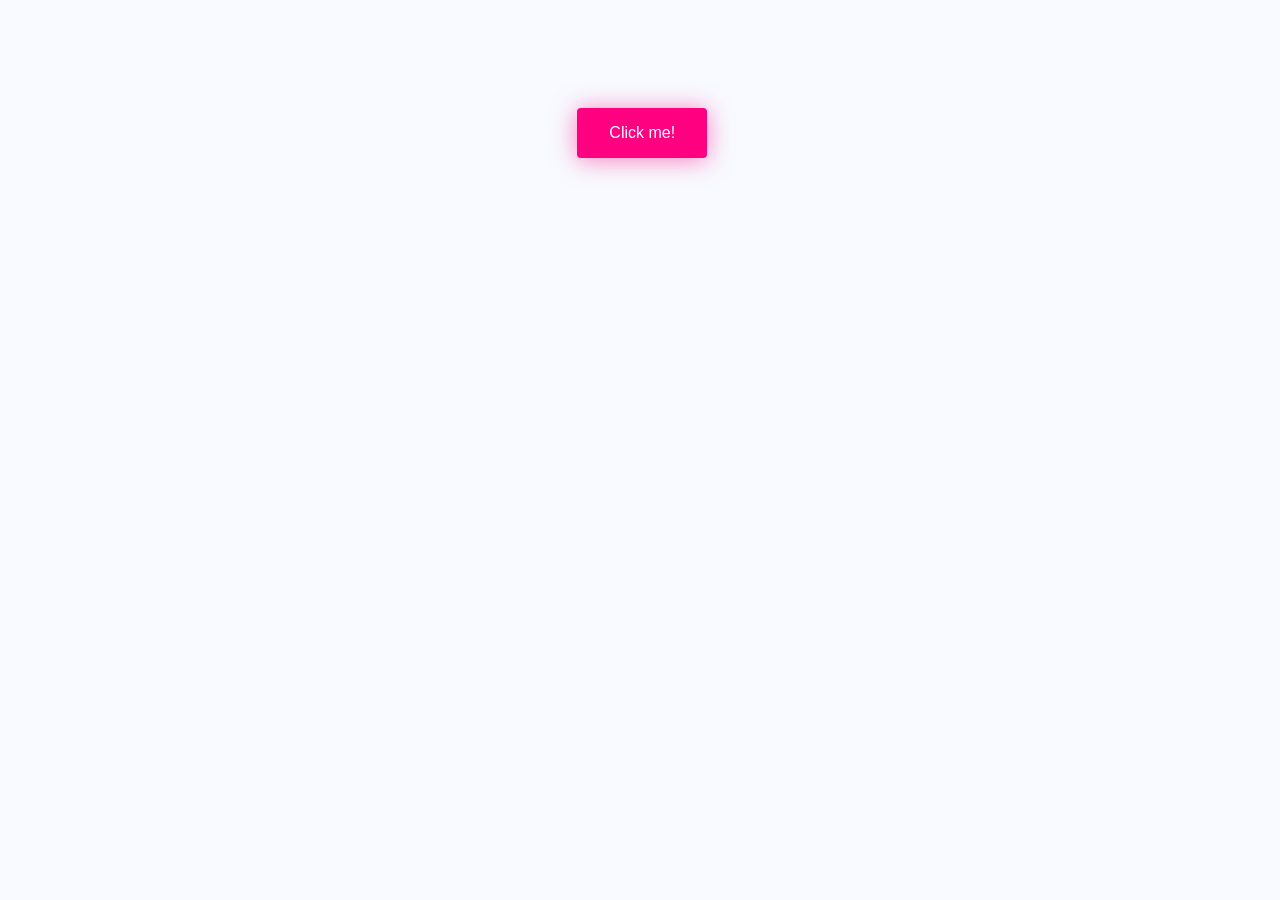
<file: button/index.html>
﻿<!doctype html>
<html>
<head>
<meta charset="utf-8">
<title>炫酷js按钮点击气泡特效</title>

<style>
body {
  font-size: 16px;
  font-family: 'Helvetica', 'Arial', sans-serif;
  text-align: center;
  background-color: #f8faff;
}

.bubbly-button {
  font-family: 'Helvetica', 'Arial', sans-serif;
  display: inline-block;
  font-size: 1em;
  padding: 1em 2em;
  margin-top: 100px;
  margin-bottom: 60px;
  -webkit-appearance: none;
  appearance: none;
  background-color: #ff0081;
  color: #fff;
  border-radius: 4px;
  border: none;
  cursor: pointer;
  position: relative;
  transition: transform ease-in 0.1s, box-shadow ease-in 0.25s;
  box-shadow: 0 2px 25px rgba(255, 0, 130, 0.5);
}
.bubbly-button:focus {
  outline: 0;
}
.bubbly-button:before, .bubbly-button:after {
  position: absolute;
  content: '';
  display: block;
  width: 140%;
  height: 100%;
  left: -20%;
  z-index: -1000;
  transition: all ease-in-out 0.5s;
  background-repeat: no-repeat;
}
.bubbly-button:before {
  display: none;
  top: -75%;
  background-image: radial-gradient(circle, #ff0081 20%, transparent 20%), radial-gradient(circle, transparent 20%, #ff0081 20%, transparent 30%), radial-gradient(circle, #ff0081 20%, transparent 20%), radial-gradient(circle, #ff0081 20%, transparent 20%), radial-gradient(circle, transparent 10%, #ff0081 15%, transparent 20%), radial-gradient(circle, #ff0081 20%, transparent 20%), radial-gradient(circle, #ff0081 20%, transparent 20%), radial-gradient(circle, #ff0081 20%, transparent 20%), radial-gradient(circle, #ff0081 20%, transparent 20%);
  background-size: 10% 10%, 20% 20%, 15% 15%, 20% 20%, 18% 18%, 10% 10%, 15% 15%, 10% 10%, 18% 18%;
}
.bubbly-button:after {
  display: none;
  bottom: -75%;
  background-image: radial-gradient(circle, #ff0081 20%, transparent 20%), radial-gradient(circle, #ff0081 20%, transparent 20%), radial-gradient(circle, transparent 10%, #ff0081 15%, transparent 20%), radial-gradient(circle, #ff0081 20%, transparent 20%), radial-gradient(circle, #ff0081 20%, transparent 20%), radial-gradient(circle, #ff0081 20%, transparent 20%), radial-gradient(circle, #ff0081 20%, transparent 20%);
  background-size: 15% 15%, 20% 20%, 18% 18%, 20% 20%, 15% 15%, 10% 10%, 20% 20%;
}
.bubbly-button:active {
  transform: scale(0.9);
  background-color: #e60074;
  box-shadow: 0 2px 25px rgba(255, 0, 130, 0.2);
}
.bubbly-button.animate:before {
  display: block;
  animation: topBubbles ease-in-out 0.75s forwards;
}
.bubbly-button.animate:after {
  display: block;
  animation: bottomBubbles ease-in-out 0.75s forwards;
}

@keyframes topBubbles {
  0% {
    background-position: 5% 90%, 10% 90%, 10% 90%, 15% 90%, 25% 90%, 25% 90%, 40% 90%, 55% 90%, 70% 90%;
  }
  50% {
    background-position: 0% 80%, 0% 20%, 10% 40%, 20% 0%, 30% 30%, 22% 50%, 50% 50%, 65% 20%, 90% 30%;
  }
  100% {
    background-position: 0% 70%, 0% 10%, 10% 30%, 20% -10%, 30% 20%, 22% 40%, 50% 40%, 65% 10%, 90% 20%;
    background-size: 0% 0%, 0% 0%,  0% 0%,  0% 0%,  0% 0%,  0% 0%;
  }
}
@keyframes bottomBubbles {
  0% {
    background-position: 10% -10%, 30% 10%, 55% -10%, 70% -10%, 85% -10%, 70% -10%, 70% 0%;
  }
  50% {
    background-position: 0% 80%, 20% 80%, 45% 60%, 60% 100%, 75% 70%, 95% 60%, 105% 0%;
  }
  100% {
    background-position: 0% 90%, 20% 90%, 45% 70%, 60% 110%, 75% 80%, 95% 70%, 110% 10%;
    background-size: 0% 0%, 0% 0%,  0% 0%,  0% 0%,  0% 0%,  0% 0%;
  }
}
</style>

</head>
<body>

<button class="bubbly-button">Click me!</button>

<script>
var animateButton = function(e) {

  e.preventDefault;
  //reset animation
  e.target.classList.remove('animate');
  
  e.target.classList.add('animate');
  setTimeout(function(){
    e.target.classList.remove('animate');
  },700);
};

var classname = document.getElementsByClassName("bubbly-button");

for (var i = 0; i < classname.length; i++) {
  classname[i].addEventListener('click', animateButton, false);
}
</script>

 
</body>
</html>
</file>
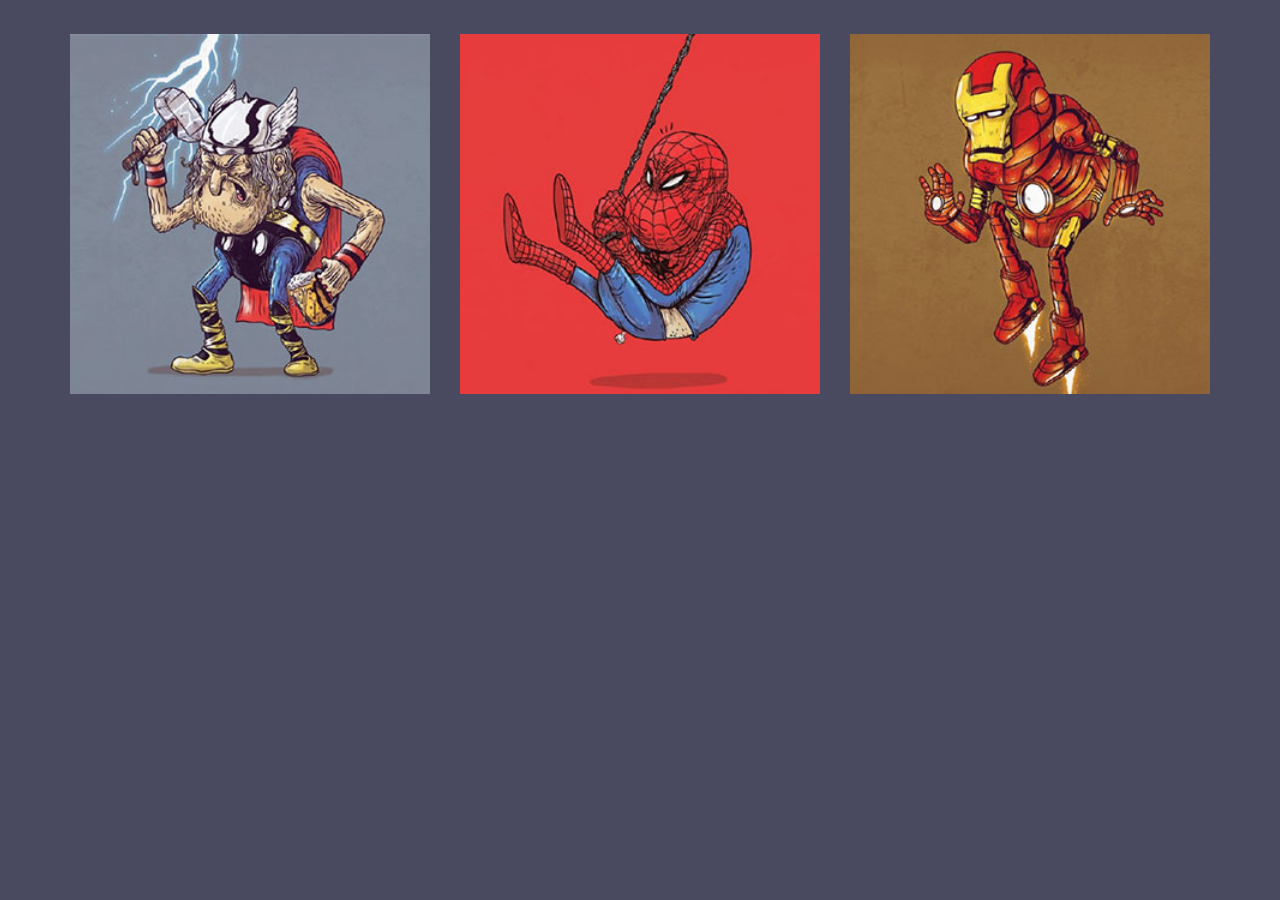
<file: cssHover/index.html>
﻿<!DOCTYPE html>
<html lang="zh">
<head>
<meta charset="UTF-8">
<meta http-equiv="X-UA-Compatible" content="IE=edge,chrome=1"> 
<meta name="viewport" content="width=device-width, initial-scale=1.0">
<title>纯CSS3鼠标滑过图片遮罩层动画特效|chajian.bootstrapmb.com</title>

<link rel="stylesheet" type="text/css" href="css/bootstrap-grid.min.css" />
<link href="css/font-awesome.min.css" rel="stylesheet">
<link rel="stylesheet" type="text/css" href="css/demo.css">
<style type="text/css">
	.demo{padding: 2em 0;}
	.box{
		text-align: center;
		overflow: hidden;
		position: relative;
	}
	.box:before{
		content: "";
		width: 0;
		height: 100%;
		background: #000;
		padding: 14px 18px;
		position: absolute;
		top: 0;
		left: 50%;
		opacity: 0;
		transition: all 500ms cubic-bezier(0.47, 0, 0.745, 0.715) 0s;
	}
	.box:hover:before{
		width: 100%;
		left: 0;
		opacity: 0.5;
	}
	.box img{
		width: 100%;
		height: auto;
	}
	.box .box-content{
		width: 100%;
		padding: 14px 18px;
		color: #fff;
		position: absolute;
		top: 38%;
		left: 0;
	}
	.box .title{
		font-size: 25px;
		font-weight: 600;
		line-height: 30px;
		text-transform: uppercase;
		margin: 0;
		opacity: 0;
		transition: all 0.5s ease 0s;
	}
	.box .post{
		font-size: 15px;
		text-transform: capitalize;
		opacity: 0;
		transition: all 0.5s ease 0s;
	}
	.box:hover .title,
	.box:hover .post{
		opacity: 1;
		transition-delay: 0.7s;
	}
	.box .icon{
		padding: 0;
		margin: 0;
		list-style: none;
		margin-top: 15px;
	}
	.box .icon li{
		display: inline-block;
	}
	.box .icon li a{
		display: block;
		width: 40px;
		height: 40px;
		line-height: 40px;
		border-radius: 50%;
		background: #f74e55;
		font-size: 20px;
		font-weight: 700;
		color: #fff;
		margin-right: 5px;
		opacity: 0;
		transform: translateY(50px);
		transition: all 0.5s ease 0s;
	}
	.box:hover .icon li a{
		opacity: 1;
		transform: translateY(0px);
		transition-delay: 0.5s;
	}
	.box:hover .icon li:last-child a{
		transition-delay: 0.8s;
	}
	@media only screen and (max-width:990px){
		.box{ margin-bottom: 30px; }
	}
</style>

</head>
<body>

<div class="demo">
	<div class="container">
		<div class="row">
			<div class="col-md-4 col-sm-6">
				<div class="box">
					<img src="images/1.jpg">
					<div class="box-content">
						<h3 class="title">雷神索尔</h3>
						<span class="post">卡通恶搞造型</span>
						<ul class="icon">
							<li><a href="#"><i class="fa fa-search"></i></a></li>
							<li><a href="#"><i class="fa fa-link"></i></a></li>
						</ul>
					</div>
				</div>
			</div>

			<div class="col-md-4 col-sm-6">
				<div class="box">
					<img src="images/2.jpg">
					<div class="box-content">
						<h3 class="title">蜘蛛侠</h3>
						<span class="post">卡通恶搞造型</span>
						<ul class="icon">
							<li><a href="#"><i class="fa fa-search"></i></a></li>
							<li><a href="#"><i class="fa fa-link"></i></a></li>
						</ul>
					</div>
				</div>
			</div>

			<div class="col-md-4 col-sm-6">
				<div class="box">
					<img src="images/3.jpg">
					<div class="box-content">
						<h3 class="title">钢铁侠</h3>
						<span class="post">卡通恶搞造型</span>
						<ul class="icon">
							<li><a href="#"><i class="fa fa-search"></i></a></li>
							<li><a href="#"><i class="fa fa-link"></i></a></li>
						</ul>
					</div>
				</div>
			</div>
		</div>
	</div>
</div>

 
</body>
</html>
</file>
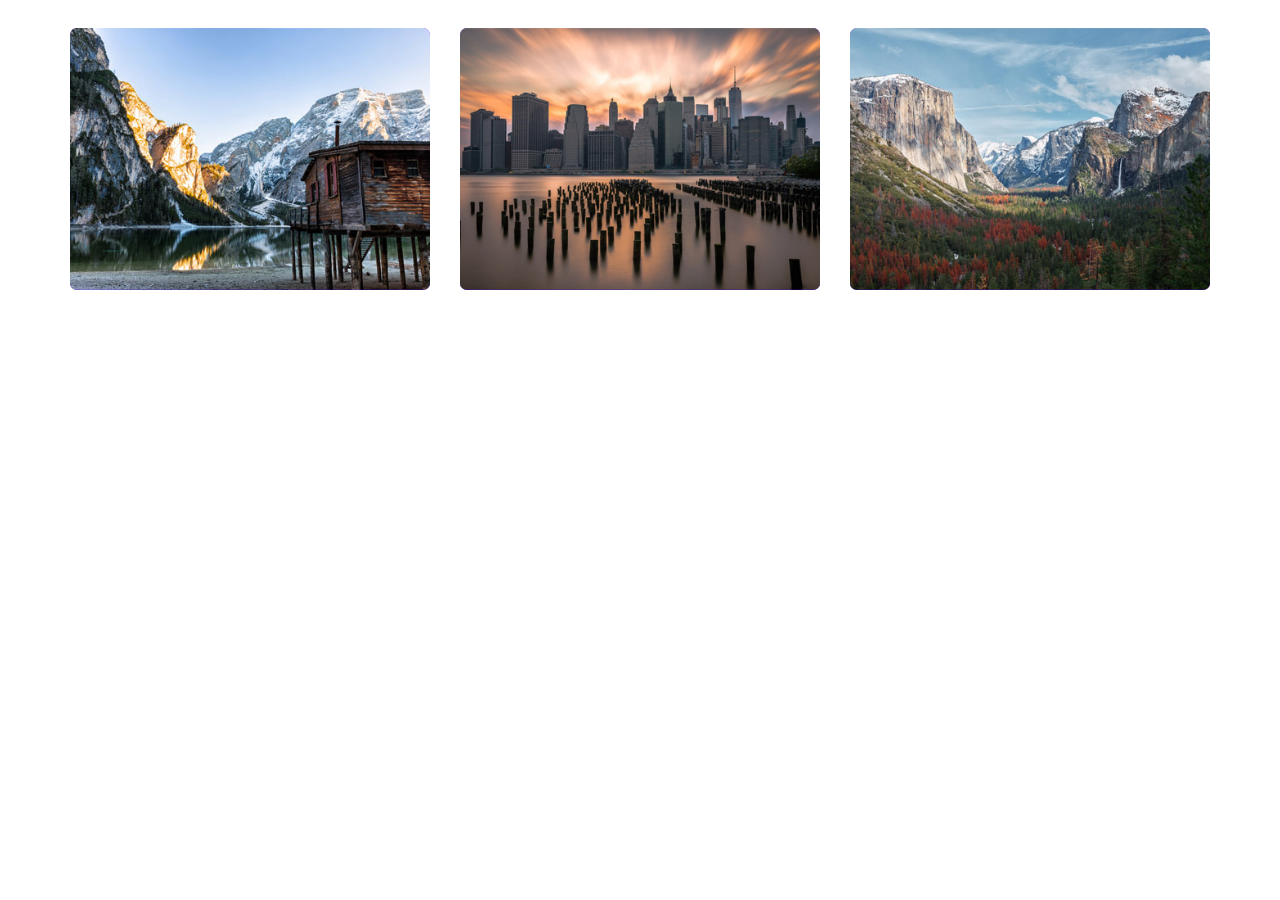
<file: cssHover2/index.html>
﻿<!DOCTYPE html>
<html lang="zh">
<head>
    <meta charset="UTF-8">
    <meta http-equiv="X-UA-Compatible" content="IE=edge,chrome=1">
    <meta name="viewport" content="width=device-width, initial-scale=1.0">
    <title>纯CSS3鼠标hover图片条纹遮罩层动画特效 </title>
    <link rel="stylesheet" type="text/css" href="css/bootstrap-grid.min.css" /><!--CSS RESET-->

    <link rel="stylesheet" href="http://cdn.bootstrapmb.com/fontawesome/all/css/all.min.css">
    <style type="text/css">
        .demo {
            padding: 2em 0;
        }

        .box {
            background: linear-gradient(#8E2DE2,#4A00E0);
            font-family: 'Merriweather Sans', sans-serif;
            border-radius: 7px;
            position: relative;
            overflow: hidden;
        }

            .box:before {
                content: "";
                background: -webkit-repeating-linear-gradient(45deg,rgba(0, 0, 0, 0.1) 10px, transparent 10px,transparent 20px,rgba(0,0,0,0.1) 20px,rgba(0,0,0,0.1) 30px, transparent 30px,transparent 40px,rgba(0,0,0,0.1) 40px,rgba(0,0,0,0.1) 50px, transparent 50px,transparent 60px,rgba(0,0,0,0.1) 60px,rgba(0,0,0,0.1) 70px, transparent 70px,transparent 80px,rgba(0, 0,0, 0.1) 80px, rgba(0, 0,0, 0.1) 90px,transparent 90px);
                width: 100%;
                height: 100%;
                opacity: 0;
                position: absolute;
                top: 0;
                left: 0;
                z-index: 0;
                transition: all 0.5s;
            }

            .box:hover:before {
                opacity: 1;
            }

            .box img {
                width: 100%;
                height: auto;
                transition: all 0.5s ease;
                -webkit-clip-path: polygon(0 0, 100% 0, 100% 100%, 0 100%);
                clip-path: polygon(0 0, 100% 0, 100% 100%, 0 100%);
            }

            .box:hover img {
                opacity: 0.5;
                -webkit-clip-path: polygon(50% 0, 99% 50%, 50% 99%, 0 50%);
                clip-path: polygon(50% 0, 99% 50%, 50% 99%, 0 50%);
            }

            .box .box-content {
                color: #fff;
                text-align: center;
                width: 100%;
                opacity: 0;
                transform: translateX(-50%) translateY(-50%) rotate(-55deg);
                position: absolute;
                top: 50%;
                left: 50%;
                z-index: 1;
                transition: all 0.5s;
            }

            .box:hover .box-content {
                opacity: 1;
                transform: translateX(-50%) translateY(-50%) rotate(0deg);
            }

            .box .title {
                font-size: 25px;
                font-weight: 700;
                text-transform: uppercase;
                text-shadow: 0 0 5px #000;
                margin: 0 0 3px 0;
            }

            .box .post {
                font-size: 16px;
                text-shadow: 0 0 5px #000;
                text-transform: capitalize;
                display: block;
            }

            .box .icon {
                padding: 0;
                margin: 0;
                list-style: none;
                opacity: 0;
                transform: rotateX(180deg);
                position: absolute;
                right: 10px;
                top: 10px;
                transition: all 0.3s;
            }

            .box:hover .icon {
                opacity: 1;
                transform: rotate(0);
            }

            .box .icon li a {
                color: #4A00E0;
                background-color: #fff;
                font-size: 17px;
                text-align: center;
                line-height: 30px;
                width: 30px;
                height: 30px;
                margin: 0 0 7px;
                border-radius: 50%;
                display: block;
                transition: all .5s;
            }

                .box .icon li a:hover {
                    color: #8E2DE2;
                    box-shadow: 0 0 15px #fff;
                }

        @media only screen and (max-width:990px) {
            .box {
                margin: 0 0 30px;
            }
        }

        @media only screen and (max-width:479px) {
            .box .title {
                font-size: 20px;
            }
        }
    </style>
</head>
<body>
    <div class="demo">
        <div class="container">
            <div class="row">
                <div class="col-md-4 col-sm-6">
                    <div class="box">
                        <img src="images/img-1.jpg">
                        <div class="box-content">
                            <h3 class="title">Williamson</h3>
                            <span class="post">Web designer</span>
                        </div>
                        <ul class="icon">
                            <li><a href="#"><i class="fa fa-search"></i></a></li>
                            <li><a href="#"><i class="fa fa-link"></i></a></li>
                        </ul>
                    </div>
                </div>
                <div class="col-md-4 col-sm-6">
                    <div class="box">
                        <img src="images/img-2.jpg">
                        <div class="box-content">
                            <h3 class="title">Miranda Roy</h3>
                            <span class="post">Web designer</span>
                        </div>
                        <ul class="icon">
                            <li><a href="#"><i class="fa fa-search"></i></a></li>
                            <li><a href="#"><i class="fa fa-link"></i></a></li>
                        </ul>
                    </div>
                </div>
                <div class="col-md-4 col-sm-6">
                    <div class="box">
                        <img class="img-clip image-clip-5" src="images/img-3.jpg">
                        <div class="box-content">
                            <h3 class="title">Steve Thomas</h3>
                            <span class="post">Web developer</span>
                        </div>
                        <ul class="icon">
                            <li><a href="#"><i class="fa fa-search"></i></a></li>
                            <li><a href="#"><i class="fa fa-link"></i></a></li>
                        </ul>
                    </div>
                </div>
            </div>
        </div>
    </div>
</body>
</html>
</file>
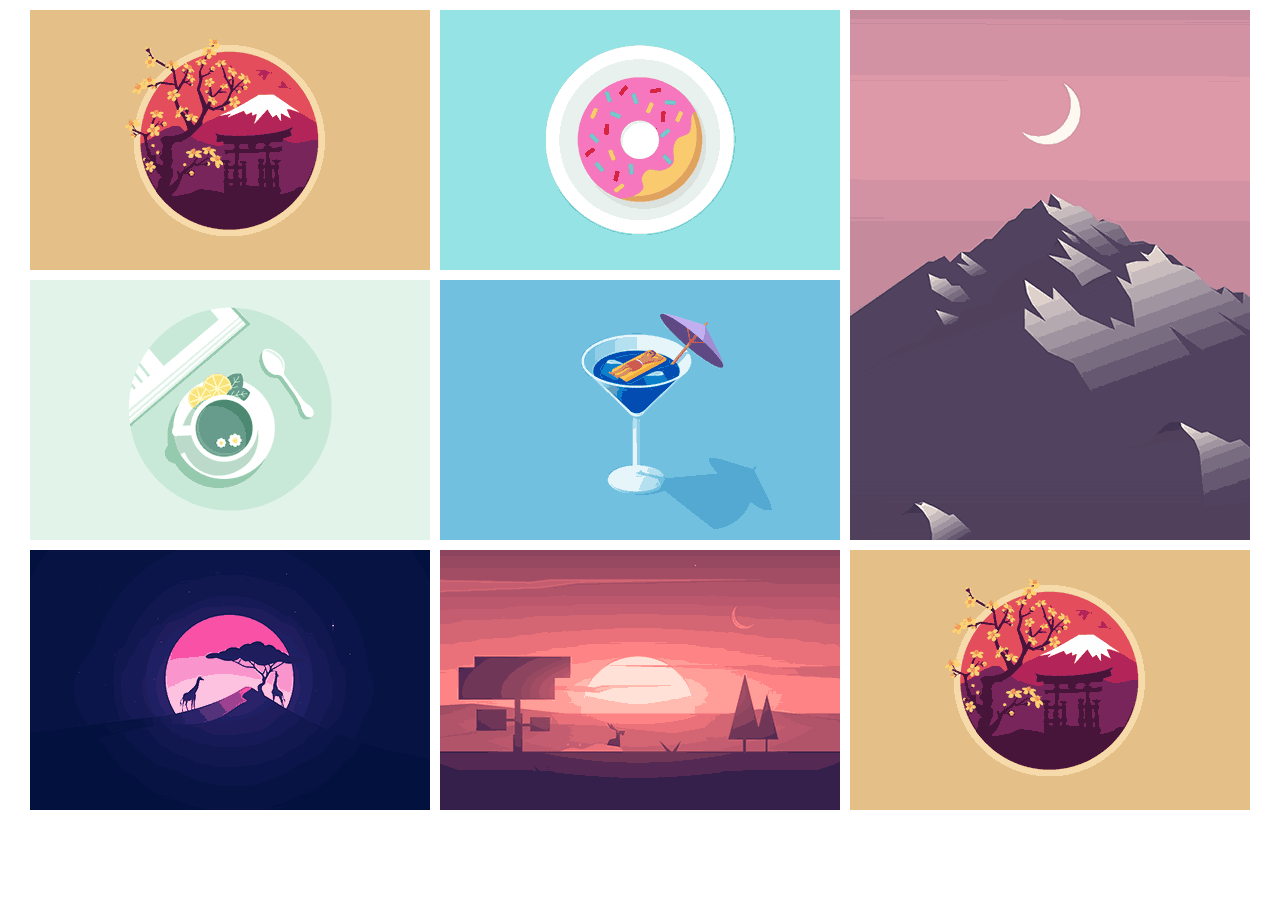
<file: cssHover3/index.html>
<!doctype html>
<html>
<head>
<meta charset="utf-8">
<title>鼠标移入方向感知</title>

<!--默认设置-->
<link rel="stylesheet" type="text/css" href="css/reset.css" />

<!--核心样式-->
<link rel="stylesheet" type="text/css" href="css/style.css" />

<script type="text/javascript" src="js/jquery-1.10.2.min.js"></script>


</head>

<ul id="container" class="clearfix">
   <li>
	   <img class="img" src="images/t1.png">
	   <p>
		   <span>《A-10》VR 是一款非常精致的FPS游戏，游戏画面精美度与沉浸感都非常的舒适，UI布局非常的有条理，戴上虚拟头盔进入游戏无丝毫眩晕的效果，背景音乐旋律非常的有动感，与精美的画面结合在一起，会让你立马喜欢上这款第一人称射击游戏。</span>
		   <i></i>
	   </p>
   </li>
   <li>
	   <img class="img" src="images/t2.png">
	   <p>
		   <span>《鬼开棺》是一款第一人称单机次世代vr冒险解密类游戏。游戏使用unity3d引擎开发，采用自主开发的游戏底层技术开发，并结合了3Glasses的虚拟头盔技术开发的虚拟现实游戏。游戏描述了一名盗墓贼，进入虚拟的古墓内，破解重重机关，杀死守护墓穴的怪物，最终获得终极宝藏。</span>
		   <i></i>
	   </p>
   </li>
   <li style="width:400px; height:530px; margin:10px 0 0 0;">
	   <img class="img" src="images/t7.png"  style="width:400px !important; height:530px !important;">  
	   <p>
		   <span>欢迎来到《Cloudlands：VR Minigolf！》在云端你将会体验到前所未有的迷你虚拟现实高尔夫运动。你将会被转送到一个在云上的美丽群岛。
</span>
		   <i></i>
	   </p>
   </li>
   <li style="margin-top:-260px;">
   	   <img class="img" src="images/t3.png">
	   <p>
		   <span>《热舞节拍》为深圳火花幻境虚拟现实技术有限公司自主研发的一款VR音乐游戏，具有偏观赏性、简单易上手、难精通等特点。
</span>
		   <i></i>
	   </p>
   </li>
   <li style="margin-top:-260px;">
	   <img class="img" src="images/t4.png">
	   <p>
		   <span>《隐秘地牢》是一款潜行玩法的第一人称设计游戏。在科幻的迷宫中，玩家必须前进，一个房间一个房间的进行探索，在时间用尽，一切爆炸之前找到正确的出路。许多的机器人在阴暗的走廊上巡逻；镭射警报器也需要注意；灯光要被摧毁，以便潜行于黑暗；还有许多们必须打开。最后还有一个必须按的按钮。</span>
		   <i></i>
	   </p>
   </li>
   <li style="  margin:0 10px 10px 0;">
	   <img class="img" src="images/t5.png">
	   <p>
		   <span>《自体悖论》是一款与自己对抗的游戏。当时间机器发疯之后会发生什么？为了避免可怕的时间悖论，你唯一的希望就是在时间的螺旋中修好这台机器。

</span>
		   <i></i>
	   </p>
   </li>
   <li style="  margin:0 10px 10px 0;">
	   <img class="img" src="images/t6.png">
	   <p>
		   <span>《疯狂鬼魅》是一款第一人称恐怖游戏。你将扮演主角凯瑟琳，一位年轻的女孩迷失在了她认为是她的学校的走廊里。她开始意识到她身处的迷宫开始慢慢的扭曲她的思维；她必须逃出去，重获自由。</span>
		   <i></i>
	   </p>
   </li>
   <li style="  margin:0 ">
	   <img class="img" src="images/t1.png">
	   <p>
		   <span>《意能释放》是一款特别为VR量身打造的第一人称科幻射击游戏。以扮演一个机器人，要尽力在落基山脉中的一个秘密军事基地里生存下来，在这场史诗般的挑战中，你将被未来科幻的场景所环绕，你要尽一切可能生存下来，与那些机械军团作战。</span>
		   <i></i>
	   </p>
   </li>
</ul>

<script type="text/javascript" src="js/script.js"></script> 

<body>
</body>
</html>
</file>
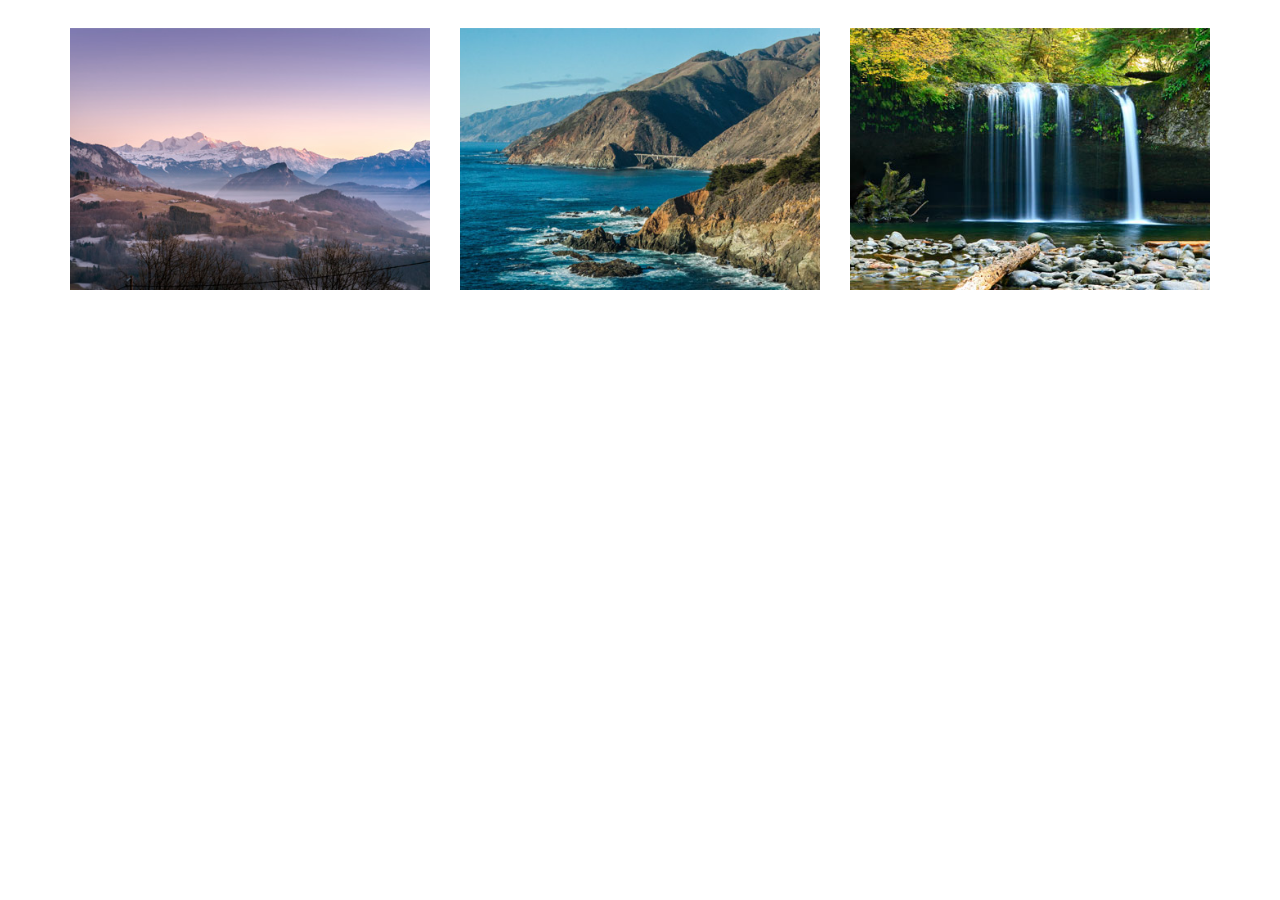
<file: cssHover4/index.html>
﻿<!DOCTYPE html>
<html lang="zh">
<head>
    <meta charset="UTF-8">
    <meta http-equiv="X-UA-Compatible" content="IE=edge,chrome=1">
    <meta name="viewport" content="width=device-width, initial-scale=1.0">
    <title>CSS3鼠标hover图片遮罩层样式 </title>
    <link rel="stylesheet" type="text/css" href="css/bootstrap-grid.min.css" /><!--CSS RESET-->
    <link rel="stylesheet" href="http://cdn.bootstrapmb.com/fontawesome/all/css/all.min.css">

    <style type="text/css">
        .demo {
            padding: 2em 0;
        }

        .box {
            font-family: 'Merriweather Sans', sans-serif;
            overflow: hidden;
            position: relative;
            z-index: 1;
            transition: all .5s;
        }

            .box:hover {
                box-shadow: 3px 3px 5px #999;
            }

            .box:before,
            .box:after {
                content: "";
                background: radial-gradient(circle at 23% 70%,rgba(255,255,255,0.8),#fff 30%);
                width: 150%;
                height: 150%;
                opacity: 0;
                transform: rotate(45deg);
                position: absolute;
                top: -10.5%;
                right: -150%;
                z-index: 1;
                transition: all 0.35s ease;
            }

            .box:after {
                background: rgba(255,255,255,0.5);
                width: 65%;
                height: 65%;
                right: auto;
                left: -20%;
                top: -65%;
            }

            .box:hover:before {
                opacity: 1;
                right: -85%;
            }

            .box:hover:after {
                opacity: 1;
                top: -42%;
            }

            .box img {
                width: 100%;
                height: auto;
                transition: all 0.5s ease;
            }

            .box:hover img {
                transform: scale(1.2);
            }

            .box .box-content {
                text-align: right;
                transform: translateY(-50%);
                position: absolute;
                top: 50%;
                right: -100%;
                z-index: 2;
                transition: all .5s;
            }

            .box:hover .box-content {
                right: 5%;
            }

            .box .title {
                color: #1e272e;
                font-size: 23px;
                font-weight: 700;
                text-transform: uppercase;
                margin: 0 0 3px 0;
            }

            .box .post {
                font-size: 16px;
                text-transform: capitalize;
                margin: 0 0 10px;
                display: block;
            }

            .box .icon {
                padding: 0;
                margin: 0;
                list-style: none;
            }

                .box .icon li {
                    display: inline-block;
                    margin: 0 4px;
                }

                    .box .icon li a {
                        color: #fff;
                        background-color: #1e272e;
                        font-size: 18px;
                        text-align: center;
                        line-height: 35px;
                        height: 35px;
                        width: 35px;
                        border-radius: 50%;
                        display: block;
                        transition: all 0.3s;
                    }

                        .box .icon li a:hover {
                            color: #1e272e;
                            background-color: #fff;
                            border-radius: 10%;
                            box-shadow: 0 0 5px #1e272e inset;
                        }

        @media only screen and (max-width:990px) {
            .box {
                margin: 0 0 30px;
            }
        }

        @media only screen and (max-width:479px) {
            .box .title {
                font-size: 20px;
            }
        }
    </style>
</head>
<body>
    <div class="demo">
        <div class="container">
            <div class="row">
                <div class="col-md-4 col-sm-6">
                    <div class="box">
                        <img src="images/img-1.jpg">
                        <div class="box-content">
                            <h3 class="title">Williamson</h3>
                            <span class="post">Web designer</span>
                            <ul class="icon">
                                <li><a href="#"><i class="fa fa-search"></i></a></li>
                                <li><a href="#"><i class="fa fa-link"></i></a></li>
                            </ul>
                        </div>
                    </div>
                </div>
                <div class="col-md-4 col-sm-6">
                    <div class="box">
                        <img src="images/img-2.jpg">
                        <div class="box-content">
                            <h3 class="title">Miranda Roy</h3>
                            <span class="post">Web designer</span>
                            <ul class="icon">
                                <li><a href="#"><i class="fa fa-search"></i></a></li>
                                <li><a href="#"><i class="fa fa-link"></i></a></li>
                            </ul>
                        </div>
                    </div>
                </div>
                <div class="col-md-4 col-sm-6">
                    <div class="box">
                        <img class="img-clip image-clip-5" src="images/img-3.jpg">
                        <div class="box-content">
                            <h3 class="title">Steve Thomas</h3>
                            <span class="post">Web developer</span>
                            <ul class="icon">
                                <li><a href="#"><i class="fa fa-search"></i></a></li>
                                <li><a href="#"><i class="fa fa-link"></i></a></li>
                            </ul>
                        </div>
                    </div>
                </div>
            </div>
        </div>
    </div>
</body>
</html>
</file>
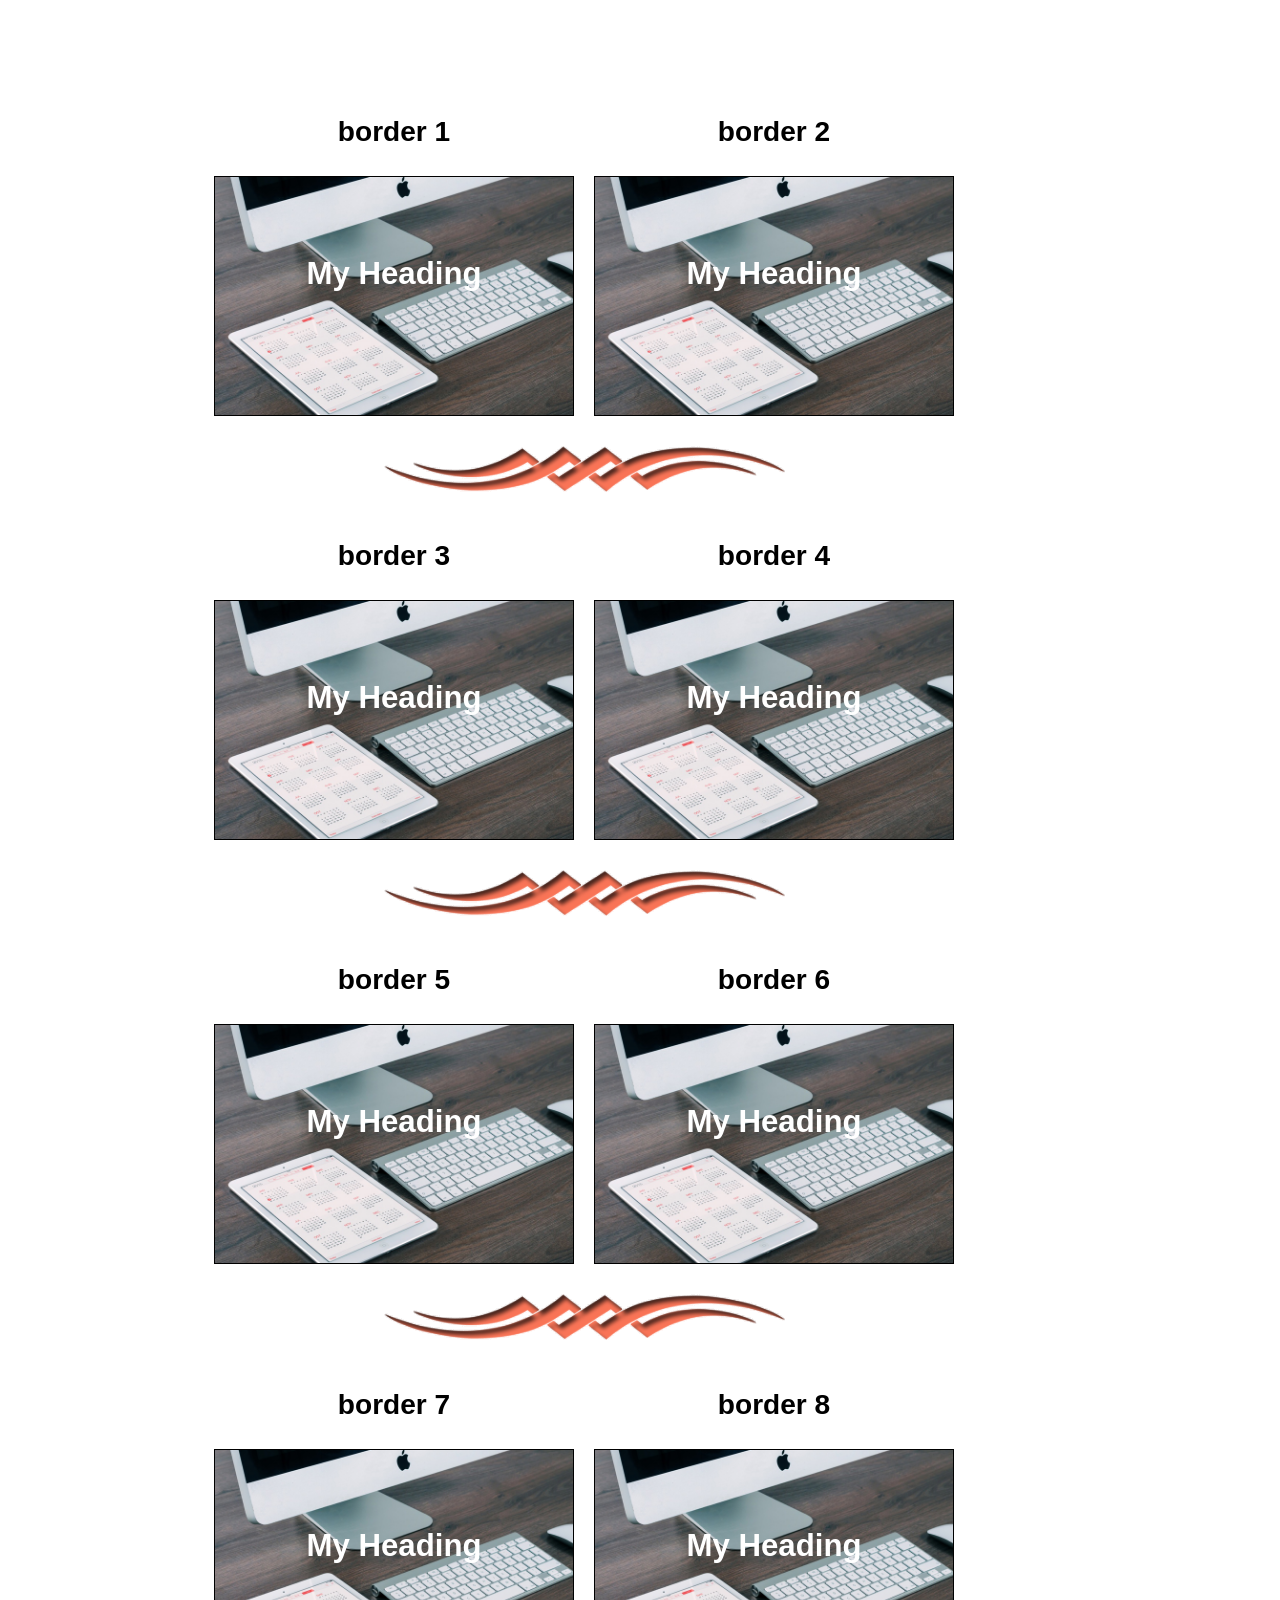
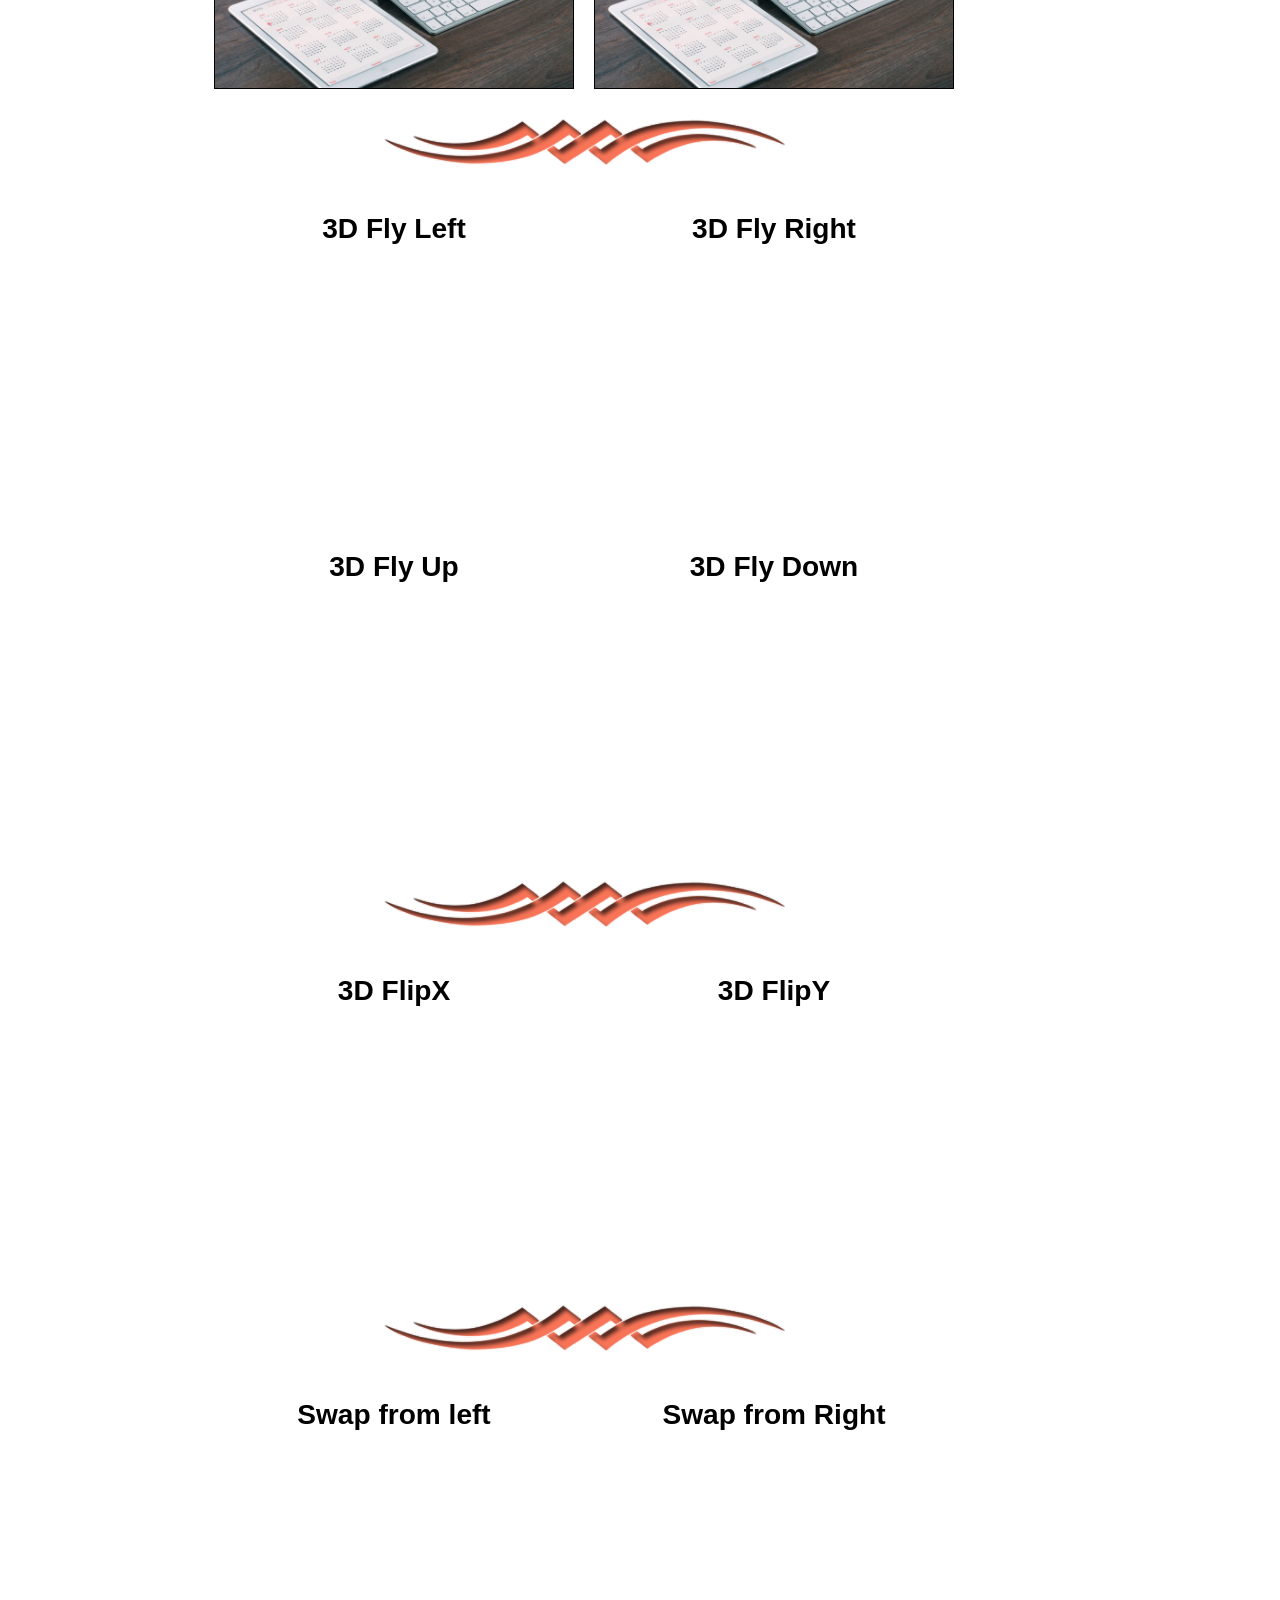
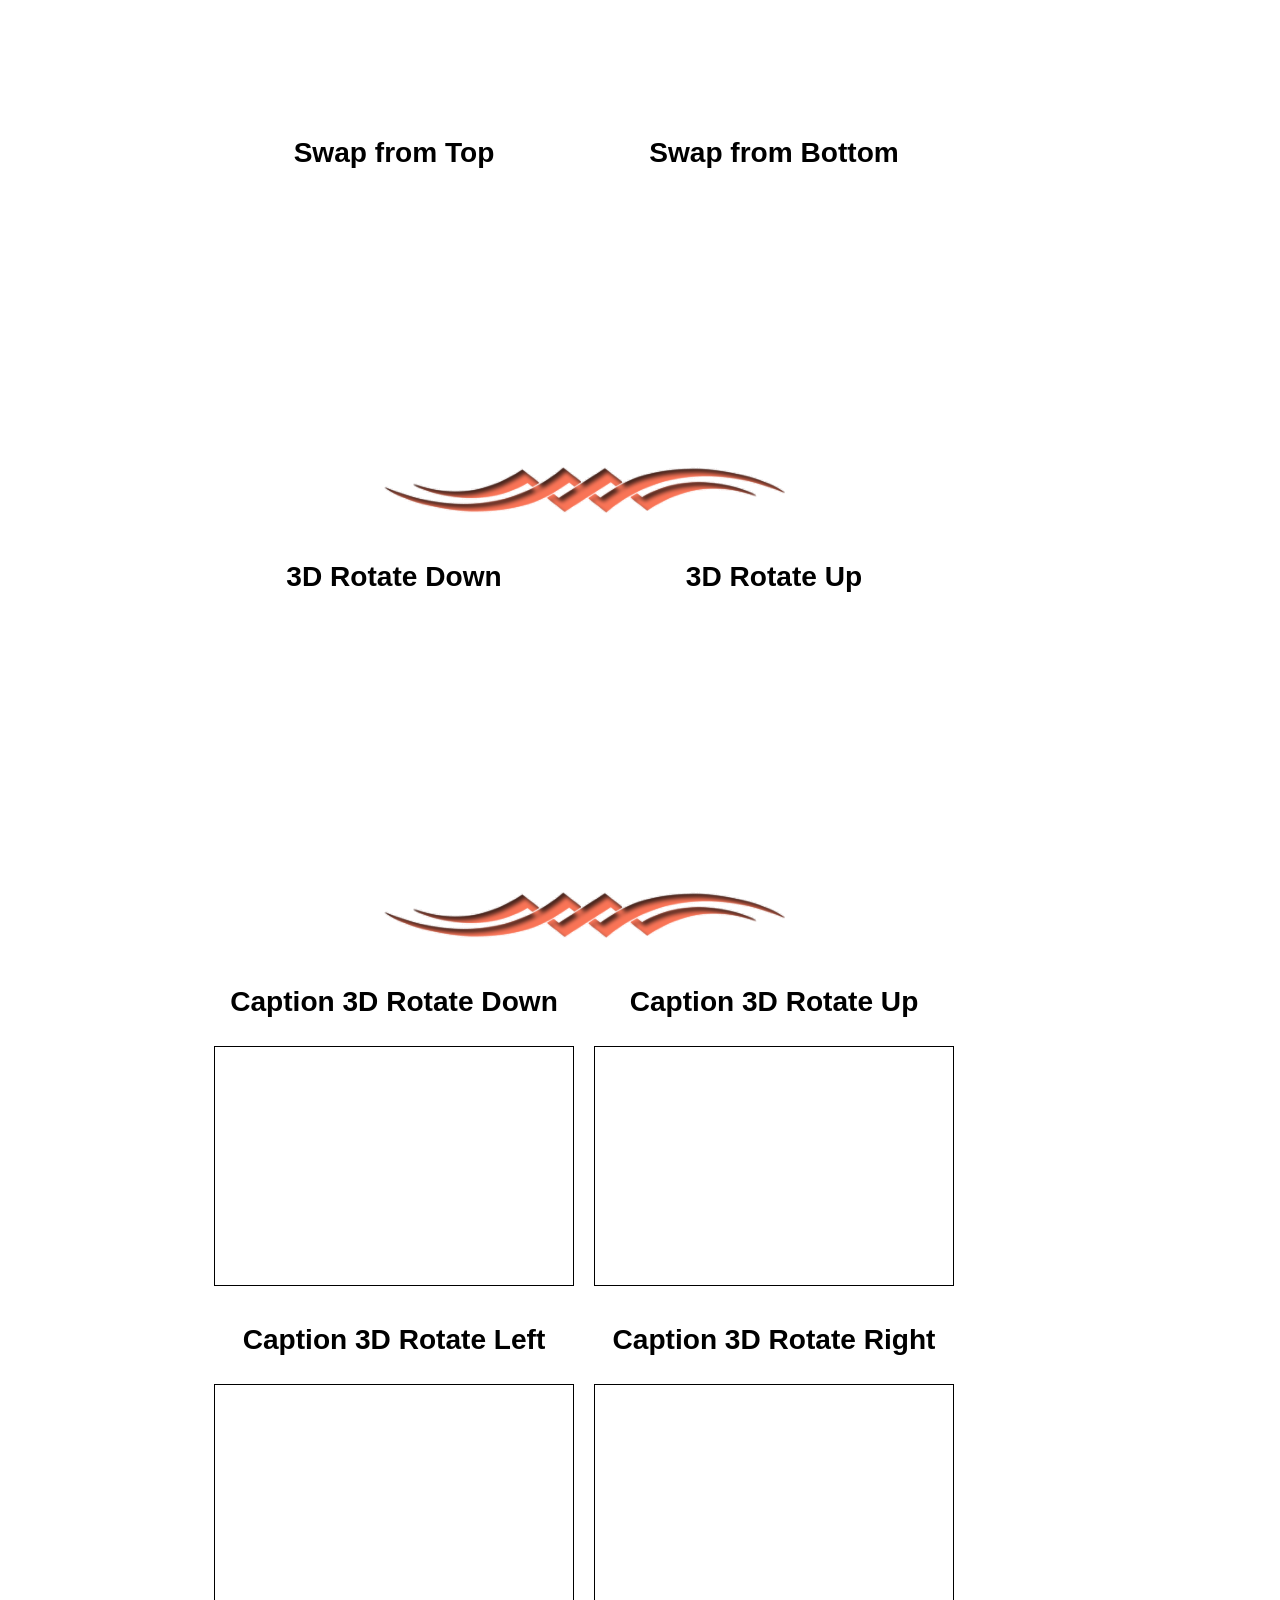
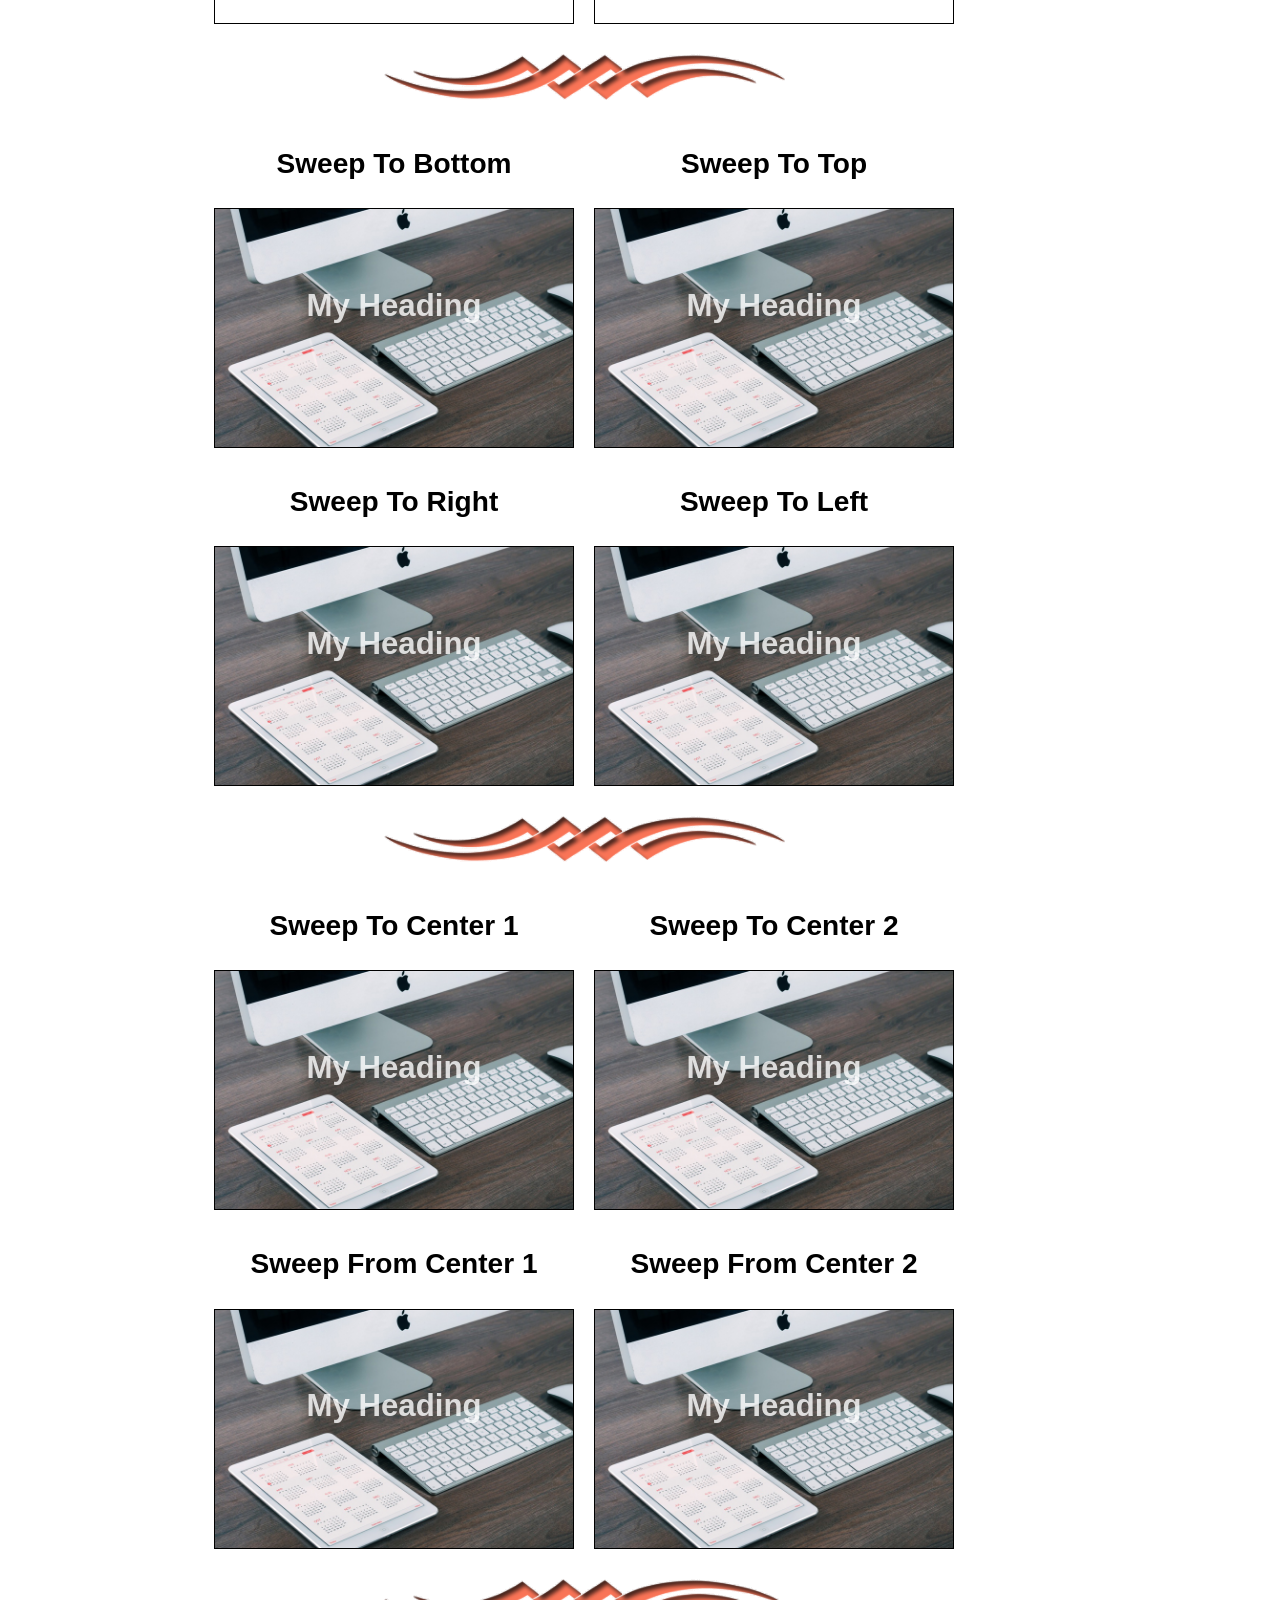
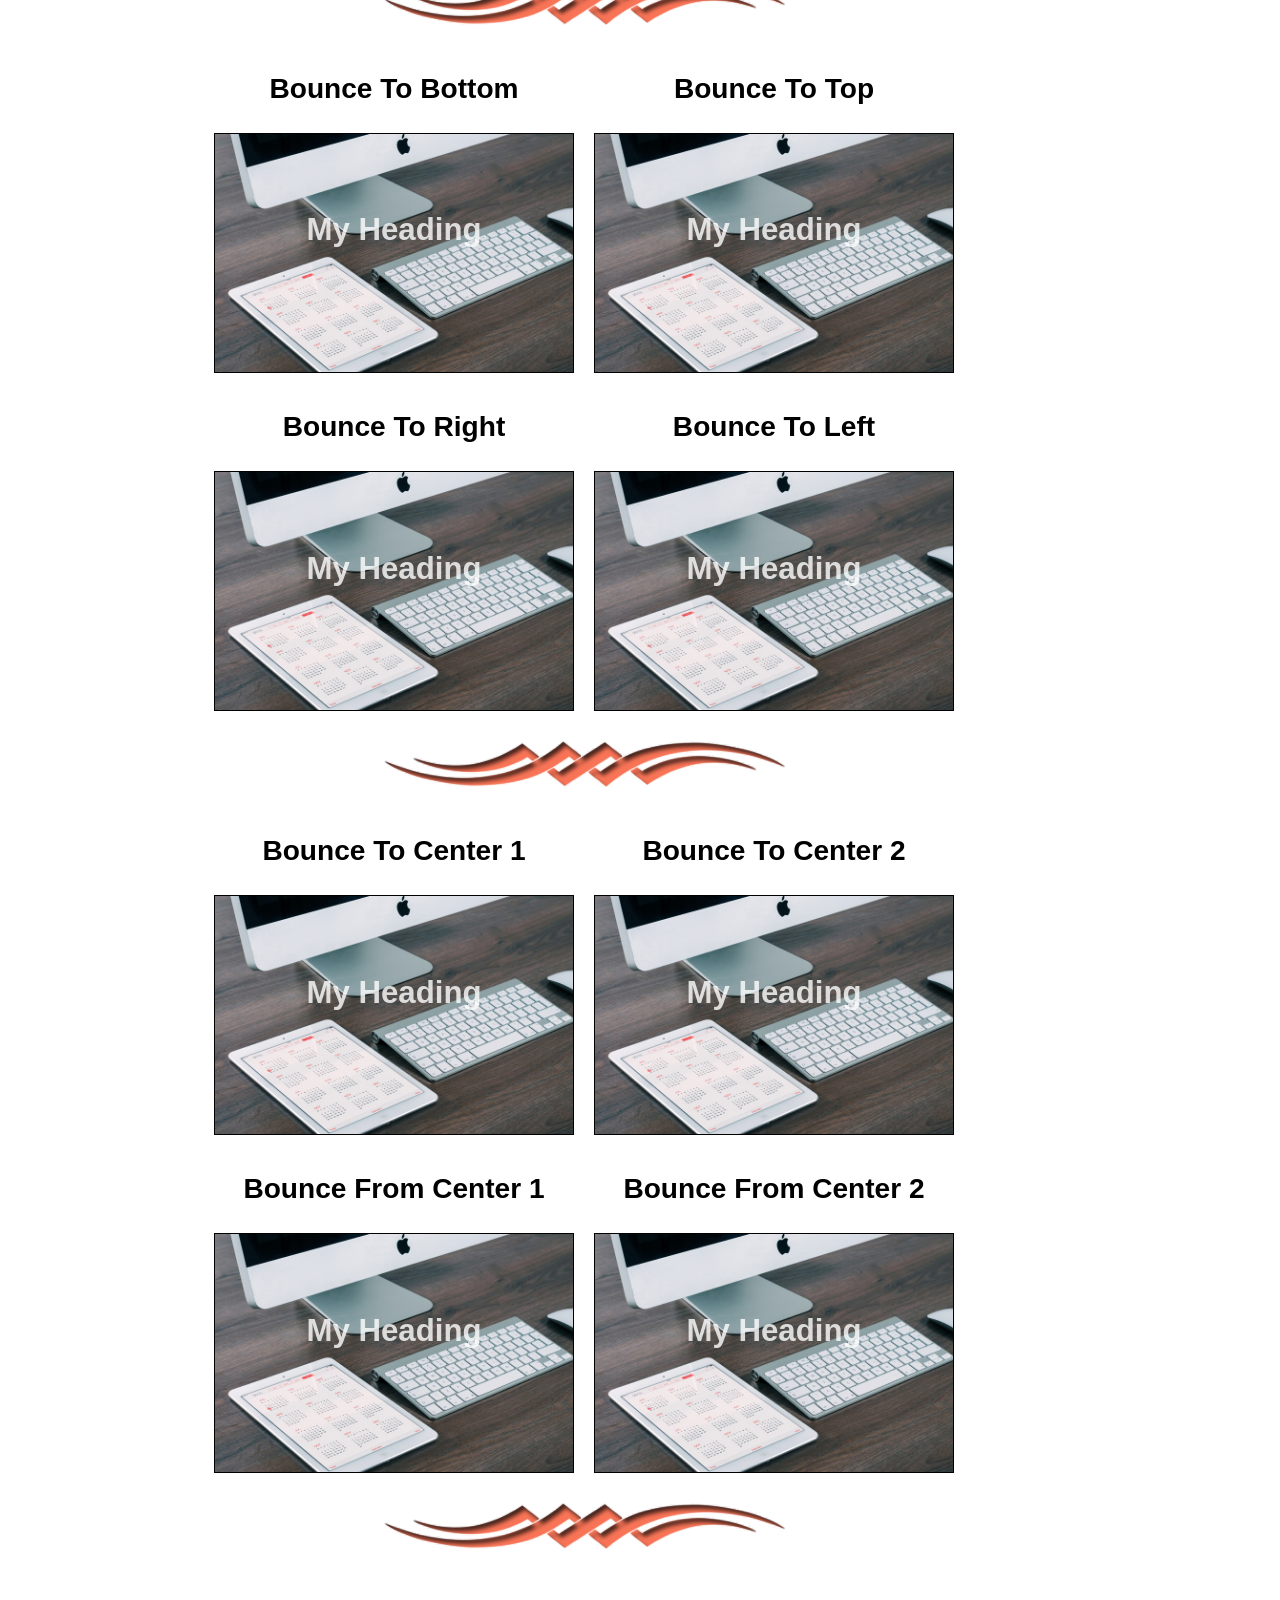
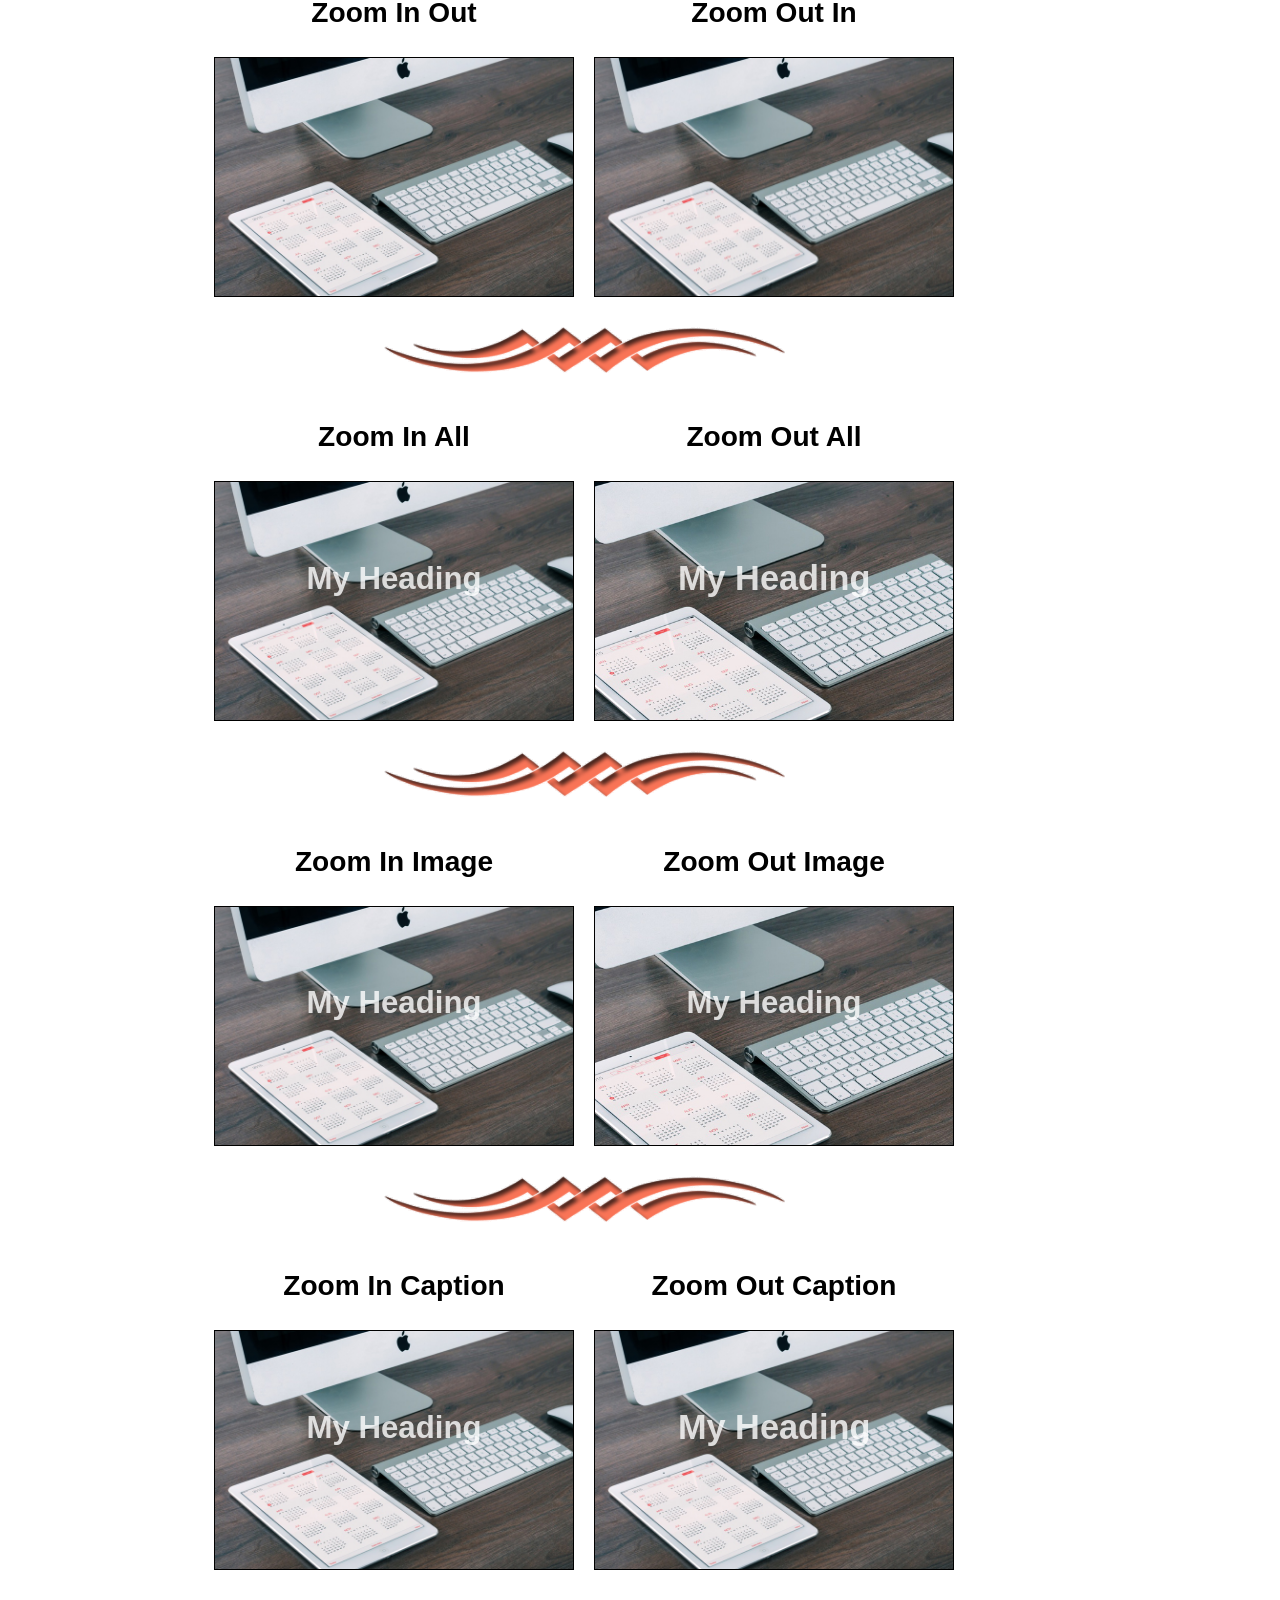
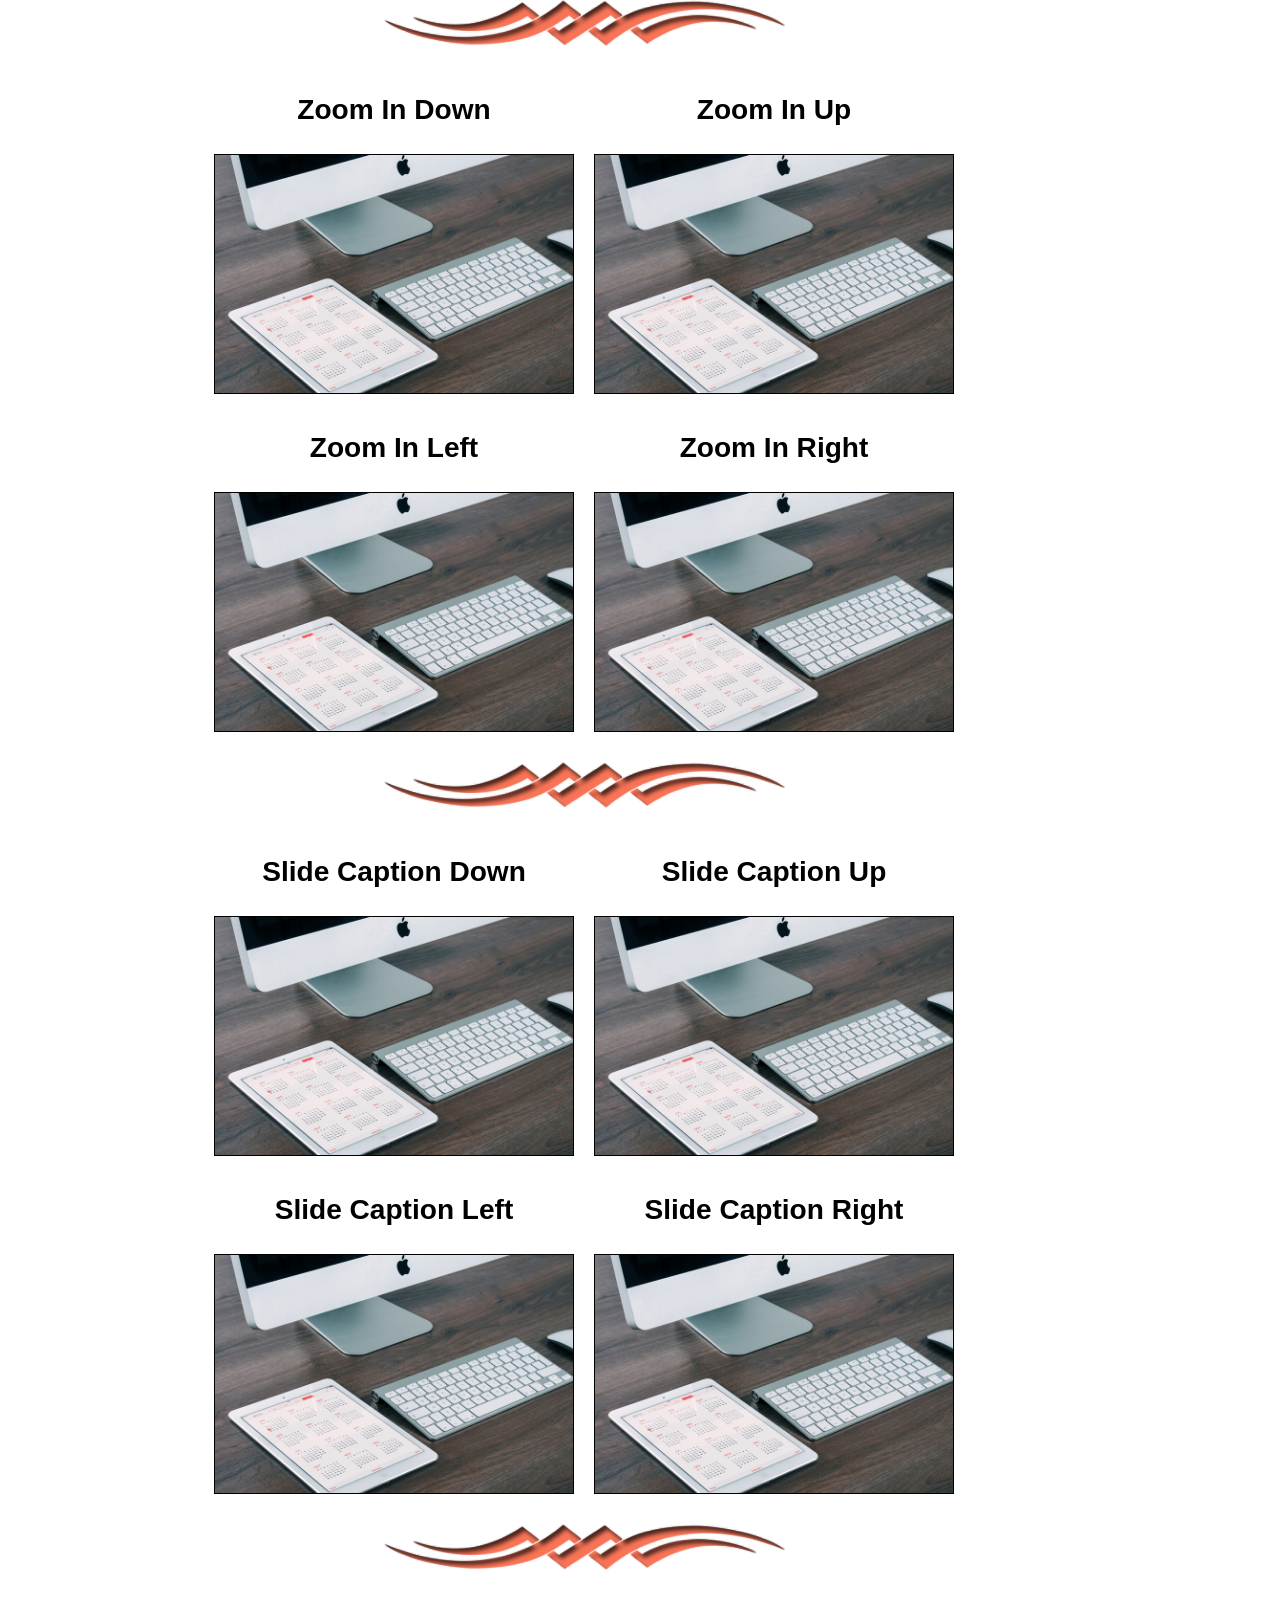
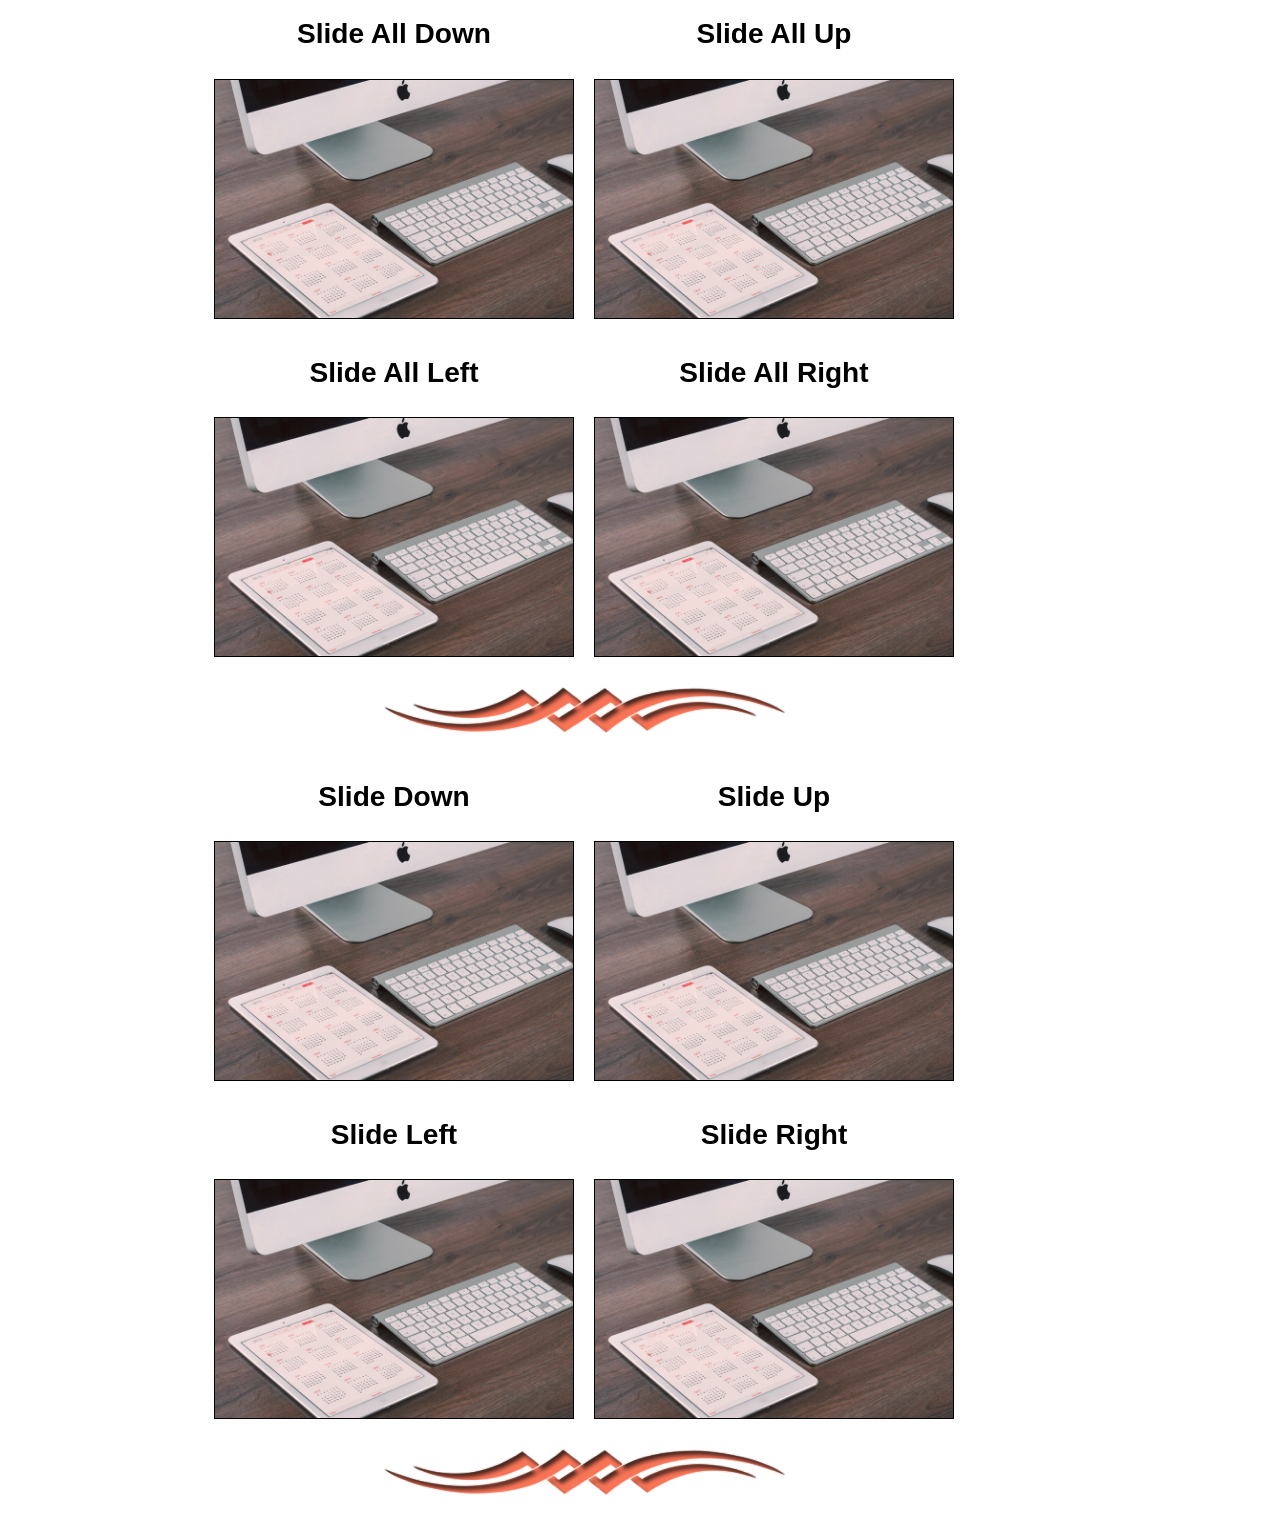
<file: cssHoverAll/index.html>
﻿<!doctype html>
<html>
<head>
    <meta charset="utf-8">
    <meta name="viewport" content="width=device-width, initial-scale=1.0">
    <title>一组CSS3鼠标悬停图片文字效果代码</title>
     
    <link href="custom.css" rel="stylesheet">
    <link href="bootstrap.css" rel="stylesheet">
  
</head>

<body>
 
 
           

              <!-- Tab panes -->
              <div class="tab-content">
                <div role="tabpanel" class="tab-pane active fade in he_grid" id="borders">
                      <div>
                        <h3>border 1</h3>
                        <!-- border 1 Hover Effect  thumbnail markup -->
                        <div class="he_border1">
                            <!--thumbnail image-->
                            <img class="he_border1_img" src="portfolio-1.jpg" alt="Image 01">
                            <!--thumbnail caption-->
                            <div class="he_border1_caption">
                                <!--thumbnail heading-->
                                <h3 class="he_border1_caption_h">My Heading</h3>
                                <!--thumbnail paragraph-->
                                <p class="he_border1_caption_p">My lovely paragraph</p>
                                <!--thumbnail link-->
                                <a class="he_border1_caption_a" href="#"></a>
                            </div> <!--end of caption-->
                        </div> <!--end of border 1 Hover Effect  thumbnail markup-->
                    </div>
                    <div>
                        <h3>border 2</h3>
                        <!-- border 2 Hover Effect  thumbnail markup -->
                        <div class="he_border2">
                            <!--thumbnail image-->
                            <img class="he_border2_img" src="portfolio-1.jpg" alt="Image 01">
                            <!--thumbnail caption-->
                            <div class="he_border2_caption">
                                <!--thumbnail heading-->
                                <h3 class="he_border2_caption_h">My Heading</h3>
                                <!--thumbnail paragraph-->
                                <p class="he_border2_caption_p">My lovely paragraph</p>
                                <!--thumbnail link-->
                                <a class="he_border2_caption_a" href="#"></a>
                            </div> <!--end of caption-->
                        </div> <!--end of border 2 Hover Effect  thumbnail markup-->
                    </div>

                    <img class="he_line" src="he_line2.png" alt="line">
                    <div>
                        <h3>border 3</h3>
                        <!-- border 3 Hover Effect  thumbnail markup -->
                        <div class="he_border3">
                            <!--thumbnail image-->
                            <img class="he_border3_img" src="portfolio-1.jpg" alt="Image 01">
                            <!--thumbnail caption-->
                            <div class="he_border3_caption">
                                <!--thumbnail heading-->
                                <h3 class="he_border3_caption_h">My Heading</h3>
                                <!--thumbnail paragraph-->
                                <p class="he_border3_caption_p">My lovely paragraph</p>
                                <!--thumbnail link-->
                                <a class="he_border3_caption_a" href="#"></a>
                            </div> <!--end of caption-->
                        </div> <!--end of border 3 Hover Effect  thumbnail markup-->
                    </div>
                    <div>
                        <h3>border 4</h3>
                        <!-- border 4 Hover Effect  thumbnail markup -->
                        <div class="he_border4">
                            <!--thumbnail image-->
                            <img class="he_border4_img" src="portfolio-1.jpg" alt="Image 01">
                            <!--thumbnail caption-->
                            <div class="he_border4_caption">
                                <!--thumbnail heading-->
                                <h3 class="he_border4_caption_h">My Heading</h3>
                                <!--thumbnail paragraph-->
                                <p class="he_border4_caption_p">My lovely paragraph</p>
                                <!--thumbnail link-->
                                <a class="he_border4_caption_a" href="#"></a>
                            </div> <!--end of caption-->
                        </div> <!--end of border 4 Hover Effect  thumbnail markup-->
                    </div>

                    <img class="he_line" src="he_line2.png" alt="line">

                    <div>
                        <h3>border 5</h3>
                        <!-- border 5 Hover Effect  thumbnail markup -->
                        <div class="he_border5">
                            <!--thumbnail image-->
                            <img class="he_border5_img" src="portfolio-1.jpg" alt="Image 01">
                            <!--thumbnail caption-->
                            <div class="he_border5_caption">
                                <!--thumbnail heading-->
                                <h3 class="he_border5_caption_h">My Heading</h3>
                                <!--thumbnail paragraph-->
                                <p class="he_border5_caption_p">My lovely paragraph</p>
                                <!--thumbnail link-->
                                <a class="he_border5_caption_a" href="#"></a>
                            </div> <!--end of caption-->
                        </div> <!--end of border 5 Hover Effect  thumbnail markup-->
                    </div>
                    <div>
                        <h3>border 6</h3>
                        <!-- border 6 Hover Effect  thumbnail markup -->
                        <div class="he_border6">
                            <!--thumbnail image-->
                            <img class="he_border6_img" src="portfolio-1.jpg" alt="Image 01">
                            <!--thumbnail caption-->
                            <div class="he_border6_caption">
                                <!--thumbnail heading-->
                                <h3 class="he_border6_caption_h">My Heading</h3>
                                <!--thumbnail paragraph-->
                                <p class="he_border6_caption_p">My lovely paragraph</p>
                                <!--thumbnail link-->
                                <a class="he_border6_caption_a" href="#"></a>
                            </div> <!--end of caption-->
                        </div> <!--end of border 6 Hover Effect  thumbnail markup-->
                    </div>

                    <img class="he_line" src="he_line2.png" alt="line">

                    <div>
                        <h3>border 7</h3>
                        <!-- border 7 Hover Effect  thumbnail markup -->
                        <div class="he_border7">
                            <!--thumbnail image-->
                            <img class="he_border7_img" src="portfolio-1.jpg" alt="Image 01">
                            <!--thumbnail caption-->
                            <div class="he_border7_caption">
                                <!--thumbnail heading-->
                                <h3 class="he_border7_caption_h">My Heading</h3>
                                <!--thumbnail paragraph-->
                                <p class="he_border7_caption_p">My lovely paragraph</p>
                                <!--thumbnail link-->
                                <a class="he_border7_caption_a" href="#"></a>
                            </div> <!--end of caption-->
                        </div> <!--end of border 7 Hover Effect  thumbnail markup-->
                    </div>
                    <div>
                        <h3>border 8</h3>
                        <!-- border 8 Hover Effect  thumbnail markup -->
                        <div class="he_border8">
                            <!--thumbnail image-->
                            <img class="he_border8_img" src="portfolio-1.jpg" alt="Image 01">
                            <!--thumbnail caption-->
                            <div class="he_border8_caption">
                                <!--thumbnail heading-->
                                <h3 class="he_border8_caption_h">My Heading</h3>
                                <!--thumbnail paragraph-->
                                <p class="he_border8_caption_p">My lovely paragraph</p>
                                <!--thumbnail link-->
                                <a class="he_border8_caption_a" href="#"></a>
                            </div> <!--end of caption-->
                        </div> <!--end of border 8 Hover Effect  thumbnail markup-->
                    </div>

                    <img class="he_line" src="he_line2.png" alt="line">
                </div>
                <div role="tabpanel" class="tab-pane fade he_grid" id="3d">
                      <div>
                        <h3>3D Fly Left</h3>
                        <!--  3D Fly Left Hover Effect thumbnail markup -->
                        <div class="he_3DFlyL">
                            <div class="he_3DFlyL_inner">
                                <div class="he_3DFlyL_img">
                                    <!--thumbnail image-->
                                    <img src="portfolio-1.jpg" alt="img01">
                                </div>
                                <!--thumbnail caption-->
                                <div class="he_3DFlyL_caption">
                                    <!--thumbnail heading-->
                                    <h3>My Heading</h3>
                                    <!--thumbnail paragraph-->
                                    <p>My lovely paragraph</p>
                                </div>
                                <!--thumbnail link-->
                                <a href="#"></a>
                            </div>
                        </div><!--End of 3D Fly Left Hover Effect thumbnail markup -->
                    </div>
                    <div>
                        <h3>3D Fly Right</h3>
                        <!--  3D Fly Right Hover Effect thumbnail markup -->
                        <div class="he_3DFlyR">
                            <div class="he_3DFlyR_inner">
                                <div class="he_3DFlyR_img">
                                    <!--thumbnail image-->
                                    <img src="portfolio-1.jpg" alt="img01">
                                </div>
                                <!--thumbnail caption-->
                                <div class="he_3DFlyR_caption">
                                    <!--thumbnail heading-->
                                    <h3>My Heading</h3>
                                    <!--thumbnail paragraph-->
                                    <p>My lovely paragraph</p>
                                </div>
                                <!--thumbnail link-->
                                <a href="#"></a>
                            </div>
                        </div><!--End of 3D Fly Right Hover Effect thumbnail markup -->
                    </div>
                    <div>
                        <h3>3D Fly Up</h3>
                        <!--  3D Fly Up Hover Effect thumbnail markup -->
                        <div class="he_3DFlyUp">
                            <div class="he_3DFlyUp_inner">
                                <div class="he_3DFlyUp_img">
                                    <!--thumbnail image-->
                                    <img src="portfolio-1.jpg" alt="img01">
                                </div>
                                <!--thumbnail caption-->
                                <div class="he_3DFlyUp_caption">
                                    <!--thumbnail heading-->
                                    <h3>My Heading</h3>
                                    <!--thumbnail paragraph-->
                                    <p>My lovely paragraph</p>
                                </div>
                                <!--thumbnail link-->
                                <a href="#"></a>
                            </div>
                        </div><!--End of 3D Fly Up Hover Effect thumbnail markup -->
                    </div>
                    <div>
                        <h3>3D Fly Down</h3>
                        <!--  3D Fly Down Hover Effect thumbnail markup -->
                        <div class="he_3DFlyD">
                            <div class="he_3DFlyD_inner">
                                <div class="he_3DFlyD_img">
                                    <!--thumbnail image-->
                                    <img src="portfolio-1.jpg" alt="img01">
                                </div>
                                <!--thumbnail caption-->
                                <div class="he_3DFlyD_caption">
                                    <!--thumbnail heading-->
                                    <h3>My Heading</h3>
                                    <!--thumbnail paragraph-->
                                    <p>My lovely paragraph</p>
                                </div>
                                <!--thumbnail link-->
                                <a href="#"></a>
                            </div>
                        </div><!--End of 3D Fly Down Hover Effect thumbnail markup -->
                    </div>

                    <img class="he_line" src="he_line2.png" alt="line">
                    <div>
                        <h3>3D FlipX</h3>
                        <!--  3D FlipX Hover Effect thumbnail markup -->
                        <div class="he_3DFlipX">
                            <div class="he_3DFlipX_inner">
                                <div class="he_3DFlipX_img">
                                    <!--thumbnail image-->
                                    <img src="portfolio-1.jpg" alt="img01">
                                </div>
                                <!--thumbnail caption-->
                                <div class="he_3DFlipX_caption">
                                    <!--thumbnail heading-->
                                    <h3>My Heading</h3>
                                    <!--thumbnail paragraph-->
                                    <p>My lovely paragraph</p>
                                </div>
                                <!--thumbnail link-->
                                <a href="#"></a>
                            </div>
                        </div><!--End of  3D FlipX Hover Effect thumbnail markup -->
                    </div>
                    <div>
                        <h3>3D FlipY</h3>
                        <!--  3D FlipY Hover Effect thumbnail markup -->
                        <div class="he_3DFlipY">
                            <div class="he_3DFlipY_inner">
                                <div class="he_3DFlipY_img">
                                    <!--thumbnail image-->
                                    <img src="portfolio-1.jpg" alt="img01">
                                </div>
                                <!--thumbnail caption-->
                                <div class="he_3DFlipY_caption">
                                    <!--thumbnail heading-->
                                    <h3>My Heading</h3>
                                    <!--thumbnail paragraph-->
                                    <p>My lovely paragraph</p>
                                </div>
                                <!--thumbnail link-->
                                <a href="#"></a>
                            </div>
                        </div><!--End of  3D FlipY Hover Effect thumbnail markup -->
                    </div>

                    <img class="he_line" src="he_line2.png" alt="line">
                 
                      <div>
                        <h3>Swap from left</h3>
                        <!--  3D Swap from left Hover Effect thumbnail markup -->
                        <div class="he_3DSwFL">
                            <div class="he_3DSwFL_inner">
                                <div class="he_3DSwFL_img">
                                    <!--thumbnail image-->
                                    <img src="portfolio-1.jpg" alt="img01">
                                </div>
                                <!--thumbnail caption-->
                                <div class="he_3DSwFL_caption">
                                    <!--thumbnail heading-->
                                    <h3>My Heading</h3>
                                    <!--thumbnail paragraph-->
                                    <p>My lovely paragraph</p>
                                </div>
                                <!--thumbnail link-->
                                <a href="#"></a>
                            </div>
                        </div><!--End of  3D Swap from left Hover Effect thumbnail markup -->
                    </div>
                    <div>
                        <h3>Swap from Right</h3>
                        <!--  3D Swap from Right Hover Effect thumbnail markup -->
                        <div class="he_3DSwFR">
                            <div class="he_3DSwFR_inner">
                                <div class="he_3DSwFR_img">
                                    <!--thumbnail image-->
                                    <img src="portfolio-1.jpg" alt="img01">
                                </div>
                                <!--thumbnail caption-->
                                <div class="he_3DSwFR_caption">
                                    <!--thumbnail heading-->
                                    <h3>My Heading</h3>
                                    <!--thumbnail paragraph-->
                                    <p>My lovely paragraph</p>
                                </div>
                                <!--thumbnail link-->
                                <a href="#"></a>
                            </div>
                        </div><!--End of  3D Swap from Right Hover Effect thumbnail markup -->
                    </div>
                      <div>
                        <h3>Swap from Top</h3>
                        <!--  3D Swap from Top Hover Effect thumbnail markup -->
                        <div class="he_3DSwFT">
                            <div class="he_3DSwFT_inner">
                                <div class="he_3DSwFT_img">
                                    <!--thumbnail image-->
                                    <img src="portfolio-1.jpg" alt="img01">
                                </div>
                                <!--thumbnail caption-->
                                <div class="he_3DSwFT_caption">
                                    <!--thumbnail heading-->
                                    <h3>My Heading</h3>
                                    <!--thumbnail paragraph-->
                                    <p>My lovely paragraph</p>
                                </div>
                                <!--thumbnail link-->
                                <a href="#"></a>
                            </div>
                        </div><!--End of  3D Swap from Top Hover Effect thumbnail markup -->
                    </div>
                    <div>
                        <h3>Swap from Bottom</h3>
                        <!--  3D Swap from Bottom Hover Effect thumbnail markup -->
                        <div class="he_3DSwFB">
                            <div class="he_3DSwFB_inner">
                                <div class="he_3DSwFB_img">
                                    <!--thumbnail image-->
                                    <img src="portfolio-1.jpg" alt="img01">
                                </div>
                                <!--thumbnail caption-->
                                <div class="he_3DSwFB_caption">
                                    <!--thumbnail heading-->
                                    <h3>My Heading</h3>
                                    <!--thumbnail paragraph-->
                                    <p>My lovely paragraph</p>
                                </div>
                                <!--thumbnail link-->
                                <a href="#"></a>
                            </div>
                        </div><!--End of  3D Swap from Bottom Hover Effect thumbnail markup -->
                    </div>

                    <img class="he_line" src="he_line2.png" alt="line">
                    <div>
                        <h3>3D Rotate Down</h3>
                        <!--  3D Rotate Down Hover Effect thumbnail markup -->
                        <div class="he_3DRotateDown">
                            <div class="he_3DRotateDown_inner">
                                <div class="he_3DRotateDown_img">
                                    <!--thumbnail image-->
                                    <img src="portfolio-1.jpg" alt="img01">
                                </div>
                                <!--thumbnail caption-->
                                <div class="he_3DRotateDown_caption">
                                    <!--thumbnail heading-->
                                    <h3>My Heading</h3>
                                    <!--thumbnail paragraph-->
                                    <p>My lovely paragraph</p>
                                </div>
                                <!--thumbnail link-->
                                <a href="#"></a>
                            </div>
                        </div><!--End of  3D Rotate Down Hover Effect thumbnail markup -->
                    </div>
                    <div>
                        <h3>3D Rotate Up</h3>
                        <!--  3D Rotate Up Hover Effect thumbnail markup -->
                        <div class="he_3DRotateUp">
                            <div class="he_3DRotateUp_inner">
                                <div class="he_3DRotateUp_img">
                                    <!--thumbnail image-->
                                    <img src="portfolio-1.jpg" alt="img01">
                                </div>
                                <!--thumbnail caption-->
                                <div class="he_3DRotateUp_caption">
                                    <!--thumbnail heading-->
                                    <h3>My Heading</h3>
                                    <!--thumbnail paragraph-->
                                    <p>My lovely paragraph</p>
                                </div>
                                <!--thumbnail link-->
                                <a href="#"></a>
                            </div>
                        </div><!--End of  3D Rotate Up Hover Effect thumbnail markup -->
                    </div>

                    <img class="he_line" src="he_line2.png" alt="line">

                    <div>
                        <h3>Caption 3D Rotate Down</h3>
                        <!-- Caption 3D Rotate Down Hover Effect thumbnail markup -->
                        <div class="he_Caption3DRotateDown">
                            <div class="he_Caption3DRotateDown_inner">
                                <div>
                                    <!--thumbnail image-->
                                    <img src="portfolio-1.jpg" alt="img01">
                                </div>
                                <!--thumbnail caption-->
                                <div class="he_Caption3DRotateDown_caption">
                                    <!--thumbnail heading-->
                                    <h3>My Heading</h3>
                                    <!--thumbnail paragraph-->
                                    <p>My lovely paragraph</p>
                                </div>
                                <!--thumbnail link-->
                                <a href="#"></a>
                            </div>
                        </div><!--End of Caption 3D Rotate Down Hover Effect thumbnail markup -->
                    </div>
                    <div>
                        <h3>Caption 3D Rotate Up</h3>
                        <!-- Caption 3D Rotate Down Hover Effect thumbnail markup -->
                        <div class="he_Caption3DRotateUp">
                            <div class="he_Caption3DRotateUp_inner">
                                <div>
                                    <!--thumbnail image-->
                                    <img src="portfolio-1.jpg" alt="img01">
                                </div>
                                <!--thumbnail caption-->
                                <div class="he_Caption3DRotateUp_caption">
                                    <!--thumbnail heading-->
                                    <h3>My Heading</h3>
                                    <!--thumbnail paragraph-->
                                    <p>My lovely paragraph</p>
                                </div>
                                <!--thumbnail link-->
                                <a href="#"></a>
                            </div>
                        </div><!--End of Caption 3D Rotate Down Hover Effect thumbnail markup -->
                    </div>


                    <div>
                        <h3>Caption 3D Rotate Left</h3>
                        <!-- Caption 3D Rotate Left Hover Effect thumbnail markup -->
                        <div class="he_Caption3DRotateLeft">
                            <div class="he_Caption3DRotateLeft_inner">
                                <div>
                                    <!--thumbnail image-->
                                    <img src="portfolio-1.jpg" alt="img01">
                                </div>
                                <!--thumbnail caption-->
                                <div class="he_Caption3DRotateLeft_caption">
                                    <!--thumbnail Heading-->
                                    <h3>My Heading</h3>
                                    <!--thumbnail Paragraph-->
                                    <p>My lovely paragraph</p>
                                </div>
                                <!--thumbnail link-->
                                <a href="#"></a>
                            </div>
                        </div><!--End of Caption 3D Rotate Left Hover Effect thumbnail markup -->
                    </div>
                    <div>
                        <h3>Caption 3D Rotate Right</h3>
                        <!-- Caption 3D Rotate Right Hover Effect thumbnail markup -->
                        <div class="he_Caption3DRotateRight">
                            <div class="he_Caption3DRotateRight_inner">
                                <div>
                                    <!--thumbnail image-->
                                    <img src="portfolio-1.jpg" alt="img01">
                                </div>
                                <!--thumbnail Caption-->
                                <div class="he_Caption3DRotateRight_caption">
                                    <!--thumbnail Heading-->
                                    <h3>My Heading</h3>
                                    <!--thumbnail Paragraph-->
                                    <p>My lovely paragraph</p>
                                </div>
                                <!--thumbnail Link-->
                                <a href="#"></a>
                            </div>
                        </div><!--End of Caption 3D Rotate Right Hover Effect thumbnail markup -->
                    </div>

                    <img class="he_line" src="he_line2.png" alt="line">

                </div>
                  
                  
                <div role="tabpanel" class="tab-pane fade he_grid" id="backgrounds">
                    <div>
                        <h3>Sweep To Bottom</h3>
                        <!-- Sweep To Bottom Hover Effect  thumbnail markup -->
                        <div class="he_Swee2B">
                            <!--thumbnail image-->
                            <img class="he_Swee2B_img" src="portfolio-1.jpg" alt="Image 01">
                            <!--thumbnail caption-->
                            <div class="he_Swee2B_caption">
                                <!--thumbnail heading-->
                                <h3 class="he_Swee2B_caption_h">My Heading</h3>
                                <!--thumbnail paragraph-->
                                <p class="he_Swee2B_caption_p">My lovely paragraph</p>
                                <!--thumbnail link-->
                                <a class="he_Swee2B_caption_a" href="#"></a>
                            </div> <!--end of caption-->
                        </div> <!--end of Sweep To Bottom Hover Effect  thumbnail markup-->
                    </div>
                    <div>
                        <h3>Sweep To Top</h3>
                        <!-- Sweep To Top Hover Effect  thumbnail markup -->
                        <div class="he_Swee2T">
                            <!--thumbnail image-->
                            <img class="he_Swee2T_img" src="portfolio-1.jpg" alt="Image 01">
                            <!--thumbnail caption-->
                            <div class="he_Swee2T_caption">
                                <!--thumbnail heading-->
                                <h3 class="he_Swee2T_caption_h">My Heading</h3>
                                <!--thumbnail paragraph-->
                                <p class="he_Swee2T_caption_p">My lovely paragraph</p>
                                <!--thumbnail link-->
                                <a class="he_Swee2T_caption_a" href="#"></a>
                            </div> <!--end of caption-->
                        </div> <!--end of Sweep To Top Hover Effect  thumbnail markup-->
                    </div>

                    <div>
                        <h3>Sweep To Right</h3>
                        <!-- Sweep To Right Hover Effect  thumbnail markup -->
                        <div class="he_Swee2R">
                            <!--thumbnail image-->
                            <img class="he_Swee2R_img" src="portfolio-1.jpg" alt="Image 01">
                            <!--thumbnail caption-->
                            <div class="he_Swee2R_caption">
                                <!--thumbnail heading-->
                                <h3 class="he_Swee2R_caption_h">My Heading</h3>
                                <!--thumbnail paragraph-->
                                <p class="he_Swee2R_caption_p">My lovely paragraph</p>
                                <!--thumbnail link-->
                                <a class="he_Swee2R_caption_a" href="#"></a>
                            </div> <!--end of caption-->
                        </div> <!--end of Sweep To Right Hover Effect  thumbnail markup-->
                    </div>
                    <div>
                        <h3>Sweep To Left</h3>
                        <!-- Sweep To Left Hover Effect  thumbnail markup -->
                        <div class="he_Swee2L">
                            <!--thumbnail image-->
                            <img class="he_Swee2L_img" src="portfolio-1.jpg" alt="Image 01">
                            <!--thumbnail caption-->
                            <div class="he_Swee2L_caption">
                                <!--thumbnail heading-->
                                <h3 class="he_Swee2L_caption_h">My Heading</h3>
                                <!--thumbnail paragraph-->
                                <p class="he_Swee2L_caption_p">My lovely paragraph</p>
                                <!--thumbnail link-->
                                <a class="he_Swee2L_caption_a" href="#"></a>
                            </div> <!--end of caption-->
                        </div> <!--end of Sweep To Left Hover Effect  thumbnail markup-->
                    </div>

                    <img class="he_line" src="he_line2.png" alt="line">

                    <div>
                        <h3>Sweep To Center 1</h3>
                        <!-- Sweep To Center 1 Hover Effect  thumbnail markup -->
                        <div class="he_Swee2C1">
                            <!--thumbnail image-->
                            <img class="he_Swee2C1_img" src="portfolio-1.jpg" alt="Image 01">
                            <!--thumbnail caption-->
                            <div class="he_Swee2C1_caption">
                                <!--thumbnail heading-->
                                <h3 class="he_Swee2C1_caption_h">My Heading</h3>
                                <!--thumbnail paragraph-->
                                <p class="he_Swee2C1_caption_p">My lovely paragraph</p>
                                <!--thumbnail link-->
                                <a class="he_Swee2C1_caption_a" href="#"></a>
                            </div> <!--end of caption-->
                        </div> <!--end of Sweep To Center 1 Hover Effect  thumbnail markup-->
                    </div>
                    <div>
                        <h3>Sweep To Center 2</h3>
                        <!-- Sweep To Center 2 Hover Effect  thumbnail markup -->
                        <div class="he_Swee2C2">
                            <!--thumbnail image-->
                            <img class="he_Swee2C2_img" src="portfolio-1.jpg" alt="Image 01">
                            <!--thumbnail caption-->
                            <div class="he_Swee2C2_caption">
                                <!--thumbnail heading-->
                                <h3 class="he_Swee2C2_caption_h">My Heading</h3>
                                <!--thumbnail paragraph-->
                                <p class="he_Swee2C2_caption_p">My lovely paragraph</p>
                                <!--thumbnail link-->
                                <a class="he_Swee2C2_caption_a" href="#"></a>
                            </div> <!--end of caption-->
                        </div> <!--end of Sweep To Center 2 Hover Effect  thumbnail markup-->
                    </div>


                    <div>
                        <h3>Sweep From Center 1</h3>
                        <!-- Sweep From Center 1 Hover Effect  thumbnail markup -->
                        <div class="he_SweeFC1">
                            <!--thumbnail image-->
                            <img class="he_SweeFC1_img" src="portfolio-1.jpg" alt="Image 01">
                            <!--thumbnail caption-->
                            <div class="he_SweeFC1_caption">
                                <!--thumbnail heading-->
                                <h3 class="he_SweeFC1_caption_h">My Heading</h3>
                                <!--thumbnail paragraph-->
                                <p class="he_SweeFC1_caption_p">My lovely paragraph</p>
                                <!--thumbnail link-->
                                <a class="he_SweeFC1_caption_a" href="#"></a>
                            </div> <!--end of caption-->
                        </div> <!--end of Sweep From Center 1 Hover Effect  thumbnail markup-->
                    </div>
                    <div>
                        <h3>Sweep From Center 2</h3>
                        <!-- Sweep From Center 2 Hover Effect  thumbnail markup -->
                        <div class="he_SweeFC2">
                            <!--thumbnail image-->
                            <img class="he_SweeFC2_img" src="portfolio-1.jpg" alt="Image 01">
                            <!--thumbnail caption-->
                            <div class="he_SweeFC2_caption">
                                <!--thumbnail heading-->
                                <h3 class="he_SweeFC2_caption_h">My Heading</h3>
                                <!--thumbnail paragraph-->
                                <p class="he_SweeFC2_caption_p">My lovely paragraph</p>
                                <!--thumbnail link-->
                                <a class="he_SweeFC2_caption_a" href="#"></a>
                            </div> <!--end of caption-->
                        </div> <!--end of Sweep From Center 2 Hover Effect  thumbnail markup-->
                    </div>

                    <img class="he_line" src="he_line2.png" alt="line">
                    <div>
                        <h3>Bounce To Bottom</h3>
                        <!-- Bounce To Bottom Hover Effect  thumbnail markup -->
                        <div class="he_bounce2B">
                            <!--thumbnail image-->
                            <img class="he_bounce2B_img" src="portfolio-1.jpg" alt="Image 01">
                            <!--thumbnail caption-->
                            <div class="he_bounce2B_caption">
                                <!--thumbnail heading-->
                                <h3 class="he_bounce2B_caption_h">My Heading</h3>
                                <!--thumbnail paragraph-->
                                <p class="he_bounce2B_caption_p">My lovely paragraph</p>
                                <!--thumbnail link-->
                                <a class="he_bounce2B_caption_a" href="#"></a>
                            </div> <!--end of caption-->
                        </div> <!--end of Bounce To Bottom Hover Effect  thumbnail markup-->
                    </div>
                    <div>
                        <h3>Bounce To Top</h3>
                        <!-- Bounce To Top Hover Effect  thumbnail markup -->
                        <div class="he_bounce2T">
                            <!--thumbnail image-->
                            <img class="he_bounce2T_img" src="portfolio-1.jpg" alt="Image 01">
                            <!--thumbnail caption-->
                            <div class="he_bounce2T_caption">
                                <!--thumbnail heading-->
                                <h3 class="he_bounce2T_caption_h">My Heading</h3>
                                <!--thumbnail paragraph-->
                                <p class="he_bounce2T_caption_p">My lovely paragraph</p>
                                <!--thumbnail link-->
                                <a class="he_bounce2T_caption_a" href="#"></a>
                            </div> <!--end of caption-->
                        </div> <!--end of Bounce To Top Hover Effect  thumbnail markup-->
                    </div>
                    <div>
                        <h3>Bounce To Right</h3>
                        <!-- Bounce To Right Hover Effect  thumbnail markup -->
                        <div class="he_bounce2R">
                            <!--thumbnail image-->
                            <img class="he_bounce2R_img" src="portfolio-1.jpg" alt="Image 01">
                            <!--thumbnail caption-->
                            <div class="he_bounce2R_caption">
                                <!--thumbnail heading-->
                                <h3 class="he_bounce2R_caption_h">My Heading</h3>
                                <!--thumbnail paragraph-->
                                <p class="he_bounce2R_caption_p">My lovely paragraph</p>
                                <!--thumbnail link-->
                                <a class="he_bounce2R_caption_a" href="#"></a>
                            </div> <!--end of caption-->
                        </div> <!--end of Bounce To Right Hover Effect  thumbnail markup-->
                    </div>

                    <div>
                        <h3>Bounce To Left</h3>
                        <!-- Bounce To Left Hover Effect  thumbnail markup -->
                        <div class="he_bounce2L">
                            <!--thumbnail image-->
                            <img class="he_bounce2L_img" src="portfolio-1.jpg" alt="Image 01">
                            <!--thumbnail caption-->
                            <div class="he_bounce2L_caption">
                                <!--thumbnail heading-->
                                <h3 class="he_bounce2L_caption_h">My Heading</h3>
                                <!--thumbnail paragraph-->
                                <p class="he_bounce2L_caption_p">My lovely paragraph</p>
                                <!--thumbnail link-->
                                <a class="he_bounce2L_caption_a" href="#"></a>
                            </div> <!--end of caption-->
                        </div> <!--end of Bounce To Left Hover Effect  thumbnail markup-->
                    </div>

                    <img class="he_line" src="he_line2.png" alt="line">

                    <div>
                        <h3>Bounce To Center 1</h3>
                        <!-- Bounce To Center 1 Hover Effect  thumbnail markup -->
                        <div class="he_bounce2C1">
                            <!--thumbnail image-->
                            <img class="he_bounce2C1_img" src="portfolio-1.jpg" alt="Image 01">
                            <!--thumbnail caption-->
                            <div class="he_bounce2C1_caption">
                                <!--thumbnail heading-->
                                <h3 class="he_bounce2C1_caption_h">My Heading</h3>
                                <!--thumbnail paragraph-->
                                <p class="he_bounce2C1_caption_p">My lovely paragraph</p>
                                <!--thumbnail link-->
                                <a class="he_bounce2C1_caption_a" href="#"></a>
                            </div> <!--end of caption-->
                        </div> <!--end of Bounce To Center 1 Hover Effect  thumbnail markup-->
                    </div>
                    <div>
                        <h3>Bounce To Center 2</h3>
                        <!-- Bounce To Center 2 Hover Effect  thumbnail markup -->
                        <div class="he_bounce2C2">
                            <!--thumbnail image-->
                            <img class="he_bounce2C2_img" src="portfolio-1.jpg" alt="Image 01">
                            <!--thumbnail caption-->
                            <div class="he_bounce2C2_caption">
                                <!--thumbnail heading-->
                                <h3 class="he_bounce2C2_caption_h">My Heading</h3>
                                <!--thumbnail paragraph-->
                                <p class="he_bounce2C2_caption_p">My lovely paragraph</p>
                                <!--thumbnail link-->
                                <a class="he_bounce2C2_caption_a" href="#"></a>
                            </div> <!--end of caption-->
                        </div> <!--end of Bounce To Center 2 Hover Effect  thumbnail markup-->
                    </div>
                    <div>
                        <h3>Bounce From Center 1</h3>
                        <!-- bounce From Center 1 Hover Effect  thumbnail markup -->
                        <div class="he_bounceFC1">
                            <!--thumbnail image-->
                            <img class="he_bounceFC1_img" src="portfolio-1.jpg" alt="Image 01">
                            <!--thumbnail caption-->
                            <div class="he_bounceFC1_caption">
                                <!--thumbnail heading-->
                                <h3 class="he_bounceFC1_caption_h">My Heading</h3>
                                <!--thumbnail paragraph-->
                                <p class="he_bounceFC1_caption_p">My lovely paragraph</p>
                                <!--thumbnail link-->
                                <a class="he_bounceFC1_caption_a" href="#"></a>
                            </div> <!--end of caption-->
                        </div> <!--end of bounce From Center 1 Hover Effect  thumbnail markup-->
                    </div>
                    <div>
                        <h3>Bounce From Center 2</h3>
                        <!-- Bounce From Center 2 Hover Effect  thumbnail markup -->
                        <div class="he_bounceFC2">
                            <!--thumbnail image-->
                            <img class="he_bounceFC2_img" src="portfolio-1.jpg" alt="Image 01">
                            <!--thumbnail caption-->
                            <div class="he_bounceFC2_caption">
                                <!--thumbnail heading-->
                                <h3 class="he_bounceFC2_caption_h">My Heading</h3>
                                <!--thumbnail paragraph-->
                                <p class="he_bounceFC2_caption_p">My lovely paragraph</p>
                                <!--thumbnail link-->
                                <a class="he_bounceFC2_caption_a" href="#"></a>
                            </div> <!--end of caption-->
                        </div> <!--end of Bounce From Center 2 Hover Effect  thumbnail markup-->
                    </div>

                    <img class="he_line" src="he_line2.png" alt="line">
                </div>
                <div role="tabpanel" class="tab-pane fade he_grid" id="zoom">
                    <div>
                        <h3>Zoom In Out</h3>
                        <!-- Zoom In Out Hover Effect  thumbnail markup -->
                        <div class="he_ZoomInOut">
                            <!--thumbnail image-->
                            <img class="he_ZoomInOut_img" src="portfolio-1.jpg" alt="Image 01">
                            <!--thumbnail caption-->
                            <div class="he_ZoomInOut_caption">
                                <!--thumbnail heading-->
                                <h3 class="he_ZoomInOut_caption_h">My Heading</h3>
                                <!--thumbnail paragraph-->
                                <p class="he_ZoomInOut_caption_p">My lovely paragraph</p>
                                <!--thumbnail link-->
                                <a class="he_ZoomInOut_caption_a" href="#"></a>
                            </div> <!--end of caption-->
                        </div> <!--end of Zoom In Out Hover Effect  thumbnail markup-->
                    </div>
                    <div>
                        <h3>Zoom Out In</h3>
                        <!-- Zoom Out In Hover Effect  thumbnail markup -->
                        <div class="he_ZoomOutIn">
                            <!--thumbnail image-->
                            <img class="he_ZoomOutIn_img" src="portfolio-1.jpg" alt="Image 01">
                            <!--thumbnail caption-->
                            <div class="he_ZoomOutIn_caption">
                                <!--thumbnail heading-->
                                <h3 class="he_ZoomOutIn_caption_h">My Heading</h3>
                                <!--thumbnail paragraph-->
                                <p class="he_ZoomOutIn_caption_p">My lovely paragraph</p>
                                <!--thumbnail link-->
                                <a class="he_ZoomOutIn_caption_a" href="#"></a>
                            </div> <!--end of caption-->
                        </div> <!--end of Zoom Out In Hover Effect  thumbnail markup-->
                    </div>

                    <img class="he_line" src="he_line2.png" alt="line">
                    <div>
                        <h3>Zoom In All</h3>
                        <!-- Zoom In All Hover Effect  thumbnail markup -->
                        <div class="he_ZoomInAll">
                            <!--thumbnail image-->
                            <img class="he_ZoomInAll_img" src="portfolio-1.jpg" alt="Image 01">
                            <!--thumbnail caption-->
                            <div class="he_ZoomInAll_caption">
                                <!--thumbnail heading-->
                                <h3 class="he_ZoomInAll_caption_h">My Heading</h3>
                                <!--thumbnail paragraph-->
                                <p class="he_ZoomInAll_caption_p">My lovely paragraph</p>
                                <!--thumbnail link-->
                                <a class="he_ZoomInAll_caption_a" href="#"></a>
                            </div> <!--end of caption-->
                        </div> <!--end of Zoom In All Hover Effect  thumbnail markup-->
                    </div>
                    <div>
                        <h3>Zoom Out All</h3>
                        <!-- Zoom Out All Hover Effect  thumbnail markup -->
                        <div class="he_ZoomOutAll">
                            <!--thumbnail image-->
                            <img class="he_ZoomOutAll_img" src="portfolio-1.jpg" alt="Image 01">
                            <!--thumbnail caption-->
                            <div class="he_ZoomOutAll_caption">
                                <!--thumbnail heading-->
                                <h3 class="he_ZoomOutAll_caption_h">My Heading</h3>
                                <!--thumbnail paragraph-->
                                <p class="he_ZoomOutAll_caption_p">My lovely paragraph</p>
                                <!--thumbnail link-->
                                <a class="he_ZoomOutAll_caption_a" href="#"></a>
                            </div> <!--end of caption-->
                        </div> <!--end of Zoom Out All Hover Effect  thumbnail markup-->
                    </div>

                    <img class="he_line" src="he_line2.png" alt="line">

                    <div>
                        <h3>Zoom In Image</h3>
                        <!-- Zoom In Img Hover Effect  thumbnail markup -->
                        <div class="he_ZoomInImg">
                            <!--thumbnail image-->
                            <img class="he_ZoomInImg_img" src="portfolio-1.jpg" alt="Image 01">
                            <!--thumbnail caption-->
                            <div class="he_ZoomInImg_caption">
                                <!--thumbnail heading-->
                                <h3 class="he_ZoomInImg_caption_h">My Heading</h3>
                                <!--thumbnail paragraph-->
                                <p class="he_ZoomInImg_caption_p">My lovely paragraph</p>
                                <!--thumbnail link-->
                                <a class="he_ZoomInImg_caption_a" href="#"></a>
                            </div> <!--end of caption-->
                        </div> <!--end of Zoom In Img Hover Effect  thumbnail markup-->
                    </div>
                    <div>
                        <h3>Zoom Out Image</h3>
                        <!-- Zoom Out Img Hover Effect  thumbnail markup -->
                        <div class="he_ZoomOutImg">
                            <!--thumbnail image-->
                            <img class="he_ZoomOutImg_img" src="portfolio-1.jpg" alt="Image 01">
                            <!--thumbnail caption-->
                            <div class="he_ZoomOutImg_caption">
                                <!--thumbnail heading-->
                                <h3 class="he_ZoomOutImg_caption_h">My Heading</h3>
                                <!--thumbnail paragraph-->
                                <p class="he_ZoomOutImg_caption_p">My lovely paragraph</p>
                                <!--thumbnail link-->
                                <a class="he_ZoomOutImg_caption_a" href="#"></a>
                            </div> <!--end of caption-->
                        </div> <!--end of Zoom Img All Hover Effect  thumbnail markup-->
                    </div>

                    <img class="he_line" src="he_line2.png" alt="line">

                    <div>
                        <h3>Zoom In Caption</h3>
                        <!-- Zoom In Caption Hover Effect  thumbnail markup -->
                        <div class="he_ZoomInCaption">
                            <!--thumbnail image-->
                            <img class="he_ZoomInCaption_img" src="portfolio-1.jpg" alt="Image 01">
                            <!--thumbnail caption-->
                            <div class="he_ZoomInCaption_caption">
                                <!--thumbnail heading-->
                                <h3 class="he_ZoomInCaption_caption_h">My Heading</h3>
                                <!--thumbnail paragraph-->
                                <p class="he_ZoomInCaption_caption_p">My lovely paragraph</p>
                                <!--thumbnail link-->
                                <a class="he_ZoomInCaption_caption_a" href="#"></a>
                            </div> <!--end of caption-->
                        </div> <!--end of Zoom In Caption Hover Effect  thumbnail markup-->
                    </div>
                    <div>
                        <h3>Zoom Out Caption</h3>
                        <!-- Zoom Out Caption Hover Effect  thumbnail markup -->
                        <div class="he_ZoomOutCaption">
                            <!--thumbnail image-->
                            <img class="he_ZoomOutCaption_img" src="portfolio-1.jpg" alt="Image 01">
                            <!--thumbnail caption-->
                            <div class="he_ZoomOutCaption_caption">
                                <!--thumbnail heading-->
                                <h3 class="he_ZoomOutCaption_caption_h">My Heading</h3>
                                <!--thumbnail paragraph-->
                                <p class="he_ZoomOutCaption_caption_p">My lovely paragraph</p>
                                <!--thumbnail link-->
                                <a class="he_ZoomOutCaption_caption_a" href="#"></a>
                            </div> <!--end of caption-->
                        </div> <!--end of Zoom Out Caption Hover Effect  thumbnail markup-->
                    </div>

                    <img class="he_line" src="he_line2.png" alt="line">

                    <div>
                        <h3>Zoom In Down</h3>
                        <!-- Zoom In Down Hover Effect  thumbnail markup -->
                        <div class="he_ZoomInDown">
                            <!--thumbnail image-->
                            <img class="he_ZoomInDown_img" src="portfolio-1.jpg" alt="Image 01">
                            <!--thumbnail caption-->
                            <div class="he_ZoomInDown_caption">
                                <!--thumbnail heading-->
                                <h3 class="he_ZoomInDown_caption_h">My Heading</h3>
                                <!--thumbnail paragraph-->
                                <p class="he_ZoomInDown_caption_p">My lovely paragraph</p>
                                <!--thumbnail link-->
                                <a class="he_ZoomInDown_caption_a" href="#"></a>
                            </div> <!--end of caption-->
                        </div> <!--end of Zoom In Down Hover Effect  thumbnail markup-->
                    </div>
                    <div>
                        <h3>Zoom In Up</h3>
                        <!-- Zoom In Up Hover Effect  thumbnail markup -->
                        <div class="he_ZoomInUp">
                            <!--thumbnail image-->
                            <img class="he_ZoomInUp_img" src="portfolio-1.jpg" alt="Image 01">
                            <!--thumbnail caption-->
                            <div class="he_ZoomInUp_caption">
                                <!--thumbnail heading-->
                                <h3 class="he_ZoomInUp_caption_h">My Heading</h3>
                                <!--thumbnail paragraph-->
                                <p class="he_ZoomInUp_caption_p">My lovely paragraph</p>
                                <!--thumbnail link-->
                                <a class="he_ZoomInUp_caption_a" href="#"></a>
                            </div> <!--end of caption-->
                        </div> <!--end of Zoom In Up Hover Effect  thumbnail markup-->
                    </div>
                    <div>
                        <h3>Zoom In Left</h3>
                        <!-- Zoom In Left Hover Effect  thumbnail markup -->
                        <div class="he_ZoomInLeft">
                            <!--thumbnail image-->
                            <img class="he_ZoomInLeft_img" src="portfolio-1.jpg" alt="Image 01">
                            <!--thumbnail caption-->
                            <div class="he_ZoomInLeft_caption">
                                <!--thumbnail heading-->
                                <h3 class="he_ZoomInLeft_caption_h">My Heading</h3>
                                <!--thumbnail paragraph-->
                                <p class="he_ZoomInLeft_caption_p">My lovely paragraph</p>
                                <!--thumbnail link-->
                                <a class="he_ZoomInLeft_caption_a" href="#"></a>
                            </div> <!--end of caption-->
                        </div> <!--end of Zoom In Left Hover Effect  thumbnail markup-->
                    </div>
                    <div>
                        <h3>Zoom In Right</h3>
                        <!-- Zoom In Right Hover Effect  thumbnail markup -->
                        <div class="he_ZoomInRight">
                            <!--thumbnail image-->
                            <img class="he_ZoomInRight_img" src="portfolio-1.jpg" alt="Image 01">
                            <!--thumbnail caption-->
                            <div class="he_ZoomInRight_caption">
                                <!--thumbnail heading-->
                                <h3 class="he_ZoomInRight_caption_h">My Heading</h3>
                                <!--thumbnail paragraph-->
                                <p class="he_ZoomInRight_caption_p">My lovely paragraph</p>
                                <!--thumbnail link-->
                                <a class="he_ZoomInRight_caption_a" href="#"></a>
                            </div> <!--end of caption-->
                        </div> <!--end of Zoom In Right Hover Effect  thumbnail markup-->
                    </div>

                    <img class="he_line" src="he_line2.png" alt="line">

                </div>
                <div role="tabpanel" class="tab-pane fade he_grid" id="slide">
                    <div>
                        <h3>Slide Caption Down</h3>
                        <!-- Slide Caption Down Hover Effect  thumbnail markup -->
                        <div class="he_slideCaptionDown">
                            <!--thumbnail image-->
                            <img class="he_slideCaptionDown_img" src="portfolio-1.jpg" alt="Image 01">
                            <!--thumbnail caption-->
                            <div class="he_slideCaptionDown_caption">
                                <!--thumbnail heading-->
                                <h3 class="he_slideCaptionDown_caption_h">My Heading</h3>
                                <!--thumbnail paragraph-->
                                <p class="he_slideCaptionDown_caption_p">My lovely paragraph</p>
                                <!--thumbnail link-->
                                <a class="he_slideCaptionDown_caption_a" href="#"></a>
                            </div> <!--end of caption-->
                        </div> <!--end of Slide Caption Down Hover Effect  thumbnail markup-->
                    </div>
                    <div>
                        <h3>Slide Caption Up</h3>
                        <!-- Slide Caption Up Hover Effect  thumbnail markup -->
                        <div class="he_slideCaptionUp">
                            <!--thumbnail image-->
                            <img class="he_slideCaptionUp_img" src="portfolio-1.jpg" alt="Image 01">
                            <!--thumbnail caption-->
                            <div class="he_slideCaptionUp_caption">
                                <!--thumbnail heading-->
                                <h3 class="he_slideCaptionUp_caption_h">My Heading</h3>
                                <!--thumbnail paragraph-->
                                <p class="he_slideCaptionUp_caption_p">My lovely paragraph</p>
                                <!--thumbnail link-->
                                <a class="he_slideCaptionUp_caption_a" href="#"></a>
                            </div> <!--end of caption-->
                        </div> <!--end of Slide Caption Up Hover Effect  thumbnail markup-->
                    </div>
                    <div>
                        <h3>Slide Caption Left</h3>
                        <!-- Slide Caption Left Hover Effect  thumbnail markup -->
                        <div class="he_slideCaptionLeft">
                            <!--thumbnail image-->
                            <img class="he_slideCaptionLeft_img" src="portfolio-1.jpg" alt="Image 01">
                            <!--thumbnail caption-->
                            <div class="he_slideCaptionLeft_caption">
                                <!--thumbnail heading-->
                                <h3 class="he_slideCaptionLeft_caption_h">My Heading</h3>
                                <!--thumbnail paragraph-->
                                <p class="he_slideCaptionLeft_caption_p">My lovely paragraph</p>
                                <!--thumbnail link-->
                                <a class="he_slideCaptionLeft_caption_a" href="#"></a>
                            </div> <!--end of caption-->
                        </div> <!--end of Slide Caption Left Hover Effect  thumbnail markup-->
                    </div>
                    <div>
                        <h3>Slide Caption Right</h3>
                        <!-- Slide Caption Right Hover Effect  thumbnail markup -->
                        <div class="he_slideCaptionRight">
                            <!--thumbnail image-->
                            <img class="he_slideCaptionRight_img" src="portfolio-1.jpg" alt="Image 01">
                            <!--thumbnail caption-->
                            <div class="he_slideCaptionRight_caption">
                                <!--thumbnail heading-->
                                <h3 class="he_slideCaptionRight_caption_h">My Heading</h3>
                                <!--thumbnail paragraph-->
                                <p class="he_slideCaptionRight_caption_p">My lovely paragraph</p>
                                <!--thumbnail link-->
                                <a class="he_slideCaptionRight_caption_a" href="#"></a>
                            </div> <!--end of caption-->
                        </div> <!--end of Slide Caption Right Hover Effect  thumbnail markup-->
                    </div>

                    <img class="he_line" src="he_line2.png" alt="line">

                    <div>
                        <h3>Slide All Down</h3>
                        <!-- Slide All Down Hover Effect  thumbnail markup -->
                        <div class="he_slideAllDown">
                            <!--thumbnail image-->
                            <img class="he_slideAllDown_img" src="portfolio-1.jpg" alt="Image 01">
                            <!--thumbnail caption-->
                            <div class="he_slideAllDown_caption">
                                <!--thumbnail heading-->
                                <h3 class="he_slideAllDown_caption_h">My Heading</h3>
                                <!--thumbnail paragraph-->
                                <p class="he_slideAllDown_caption_p">My lovely paragraph</p>
                                <!--thumbnail link-->
                                <a class="he_slideAllDown_caption_a" href="#"></a>
                            </div> <!--end of caption-->
                        </div> <!--end of Slide All Down Hover Effect  thumbnail markup-->
                    </div>
                    <div>
                        <h3>Slide All Up</h3>
                        <!-- Slide All Up Hover Effect  thumbnail markup -->
                        <div class="he_slideAllUp">
                            <!--thumbnail image-->
                            <img class="he_slideAllUp_img" src="portfolio-1.jpg" alt="Image 01">
                            <!--thumbnail caption-->
                            <div class="he_slideAllUp_caption">
                                <!--thumbnail heading-->
                                <h3 class="he_slideAllUp_caption_h">My Heading</h3>
                                <!--thumbnail paragraph-->
                                <p class="he_slideAllUp_caption_p">My lovely paragraph</p>
                                <!--thumbnail link-->
                                <a class="he_slideAllUp_caption_a" href="#"></a>
                            </div> <!--end of caption-->
                        </div> <!--end of Slide All Up Hover Effect  thumbnail markup-->
                    </div>
                    <div>
                        <h3>Slide All Left</h3>
                        <!-- Slide All left Hover Effect  thumbnail markup -->
                        <div class="he_slideAllLeft">
                            <!--thumbnail image-->
                            <img class="he_slideAllLeft_img" src="portfolio-1.jpg" alt="Image 01">
                            <!--thumbnail caption-->
                            <div class="he_slideAllLeft_caption">
                                <!--thumbnail heading-->
                                <h3 class="he_slideAllLeft_caption_h">My Heading</h3>
                                <!--thumbnail paragraph-->
                                <p class="he_slideAllLeft_caption_p">My lovely paragraph</p>
                                <!--thumbnail link-->
                                <a class="he_slideAllLeft_caption_a" href="#"></a>
                            </div> <!--end of caption-->
                        </div> <!--end of Slide Left Hover Effect  thumbnail markup-->
                    </div>
                    <div>
                        <h3>Slide All Right</h3>
                        <!-- Slide All Right Hover Effect  thumbnail markup -->
                        <div class="he_slideAllRight">
                            <!--thumbnail image-->
                            <img class="he_slideAllRight_img" src="portfolio-1.jpg" alt="Image 01">
                            <!--thumbnail caption-->
                            <div class="he_slideAllRight_caption">
                                <!--thumbnail Heading-->
                                <h3 class="he_slideAllRight_caption_h">My Heading</h3>
                                <!--thumbnail paragraph-->
                                <p class="he_slideAllRight_caption_p">My lovely paragraph</p>
                                <!--thumbnail link-->
                                <a class="he_slideAllRight_caption_a" href="#"></a>
                            </div> <!--end of caption-->
                        </div> <!--end of Slide All Right Hover Effect  thumbnail markup -->
                    </div>

                    <img class="he_line" src="he_line2.png" alt="line">

                    <div>
                        <h3>Slide Down</h3>
                        <!-- Slide Down Hover Effect  thumbnail markup -->
                        <div class="he_slideDown">
                            <!--thumbnail image-->
                            <img class="he_slideDown_img" src="portfolio-1.jpg" alt="Image 01">
                            <!--thumbnail caption-->
                            <div class="he_slideDown_caption">
                                <!--thumbnail heading-->
                                <h3 class="he_slideDown_caption_h">My Heading</h3>
                                <!--thumbnail paragraph-->
                                <p class="he_slideDown_caption_p">My lovely paragraph</p>
                                <!--thumbnail link-->
                                <a class="he_slideDown_caption_a" href="#"></a>
                            </div> <!--end of caption-->
                        </div> <!--end of Slide Down Hover Effect  thumbnail markup-->
                    </div>
                    <div>
                        <h3>Slide Up</h3>
                        <!-- Slide Up Hover Effect  thumbnail markup -->
                        <div class="he_slideUp">
                            <!--thumbnail image-->
                            <img class="he_slideUp_img" src="portfolio-1.jpg" alt="Image 01">
                            <!--thumbnail caption-->
                            <div class="he_slideUp_caption">
                                <!--thumbnail heading-->
                                <h3 class="he_slideUp_caption_h">My Heading</h3>
                                <!--thumbnail paragraph-->
                                <p class="he_slideUp_caption_p">My lovely paragraph</p>
                                <!--thumbnail link-->
                                <a class="he_slideUp_caption_a" href="#"></a>
                            </div> <!--end of caption-->
                        </div> <!--end of Slide Up Hover Effect  thumbnail markup-->
                    </div>
                    <div>
                        <h3>Slide Left</h3>
                        <!-- Slide left Hover Effect  thumbnail markup -->
                        <div class="he_slideLeft">
                            <!--thumbnail image-->
                            <img class="he_slideLeft_img" src="portfolio-1.jpg" alt="Image 01">
                            <!--thumbnail caption-->
                            <div class="he_slideLeft_caption">
                                <!--thumbnail heading-->
                                <h3 class="he_slideLeft_caption_h">My Heading</h3>
                                <!--thumbnail paragraph-->
                                <p class="he_slideLeft_caption_p">My lovely paragraph</p>
                                <!--thumbnail link-->
                                <a class="he_slideLeft_caption_a" href="#"></a>
                            </div> <!--end of caption-->
                        </div> <!--end of Slide Left Hover Effect  thumbnail markup-->
                    </div>
                    <div>
                        <h3>Slide Right</h3>
                        <!-- Slide Right Hover Effect  thumbnail markup -->
                        <div class="he_slideRight">
                            <!--thumbnail image-->
                            <img class="he_slideRight_img" src="portfolio-1.jpg" alt="Image 01">
                            <!--thumbnail caption-->
                            <div class="he_slideRight_caption">
                                <!--thumbnail Heading-->
                                <h3 class="he_slideRight_caption_h">My Heading</h3>
                                <!--thumbnail paragraph-->
                                <p class="he_slideRight_caption_p">My lovely paragraph</p>
                                <!--thumbnail link-->
                                <a class="he_slideRight_caption_a" href="#"></a>
                            </div> <!--end of caption-->
                        </div> <!--end of Slide Right Hover Effect  thumbnail markup -->
                    </div>

                    <img class="he_line" src="he_line2.png" alt="line">
              </div>

        </div>
 
 
</body>
</html>
<!--下面是无用代码-->
<a style="display:none" href="http://www.bootstrapmb.com">bootstrap模板库</a>
<!--上面是无用代码-->
</file>
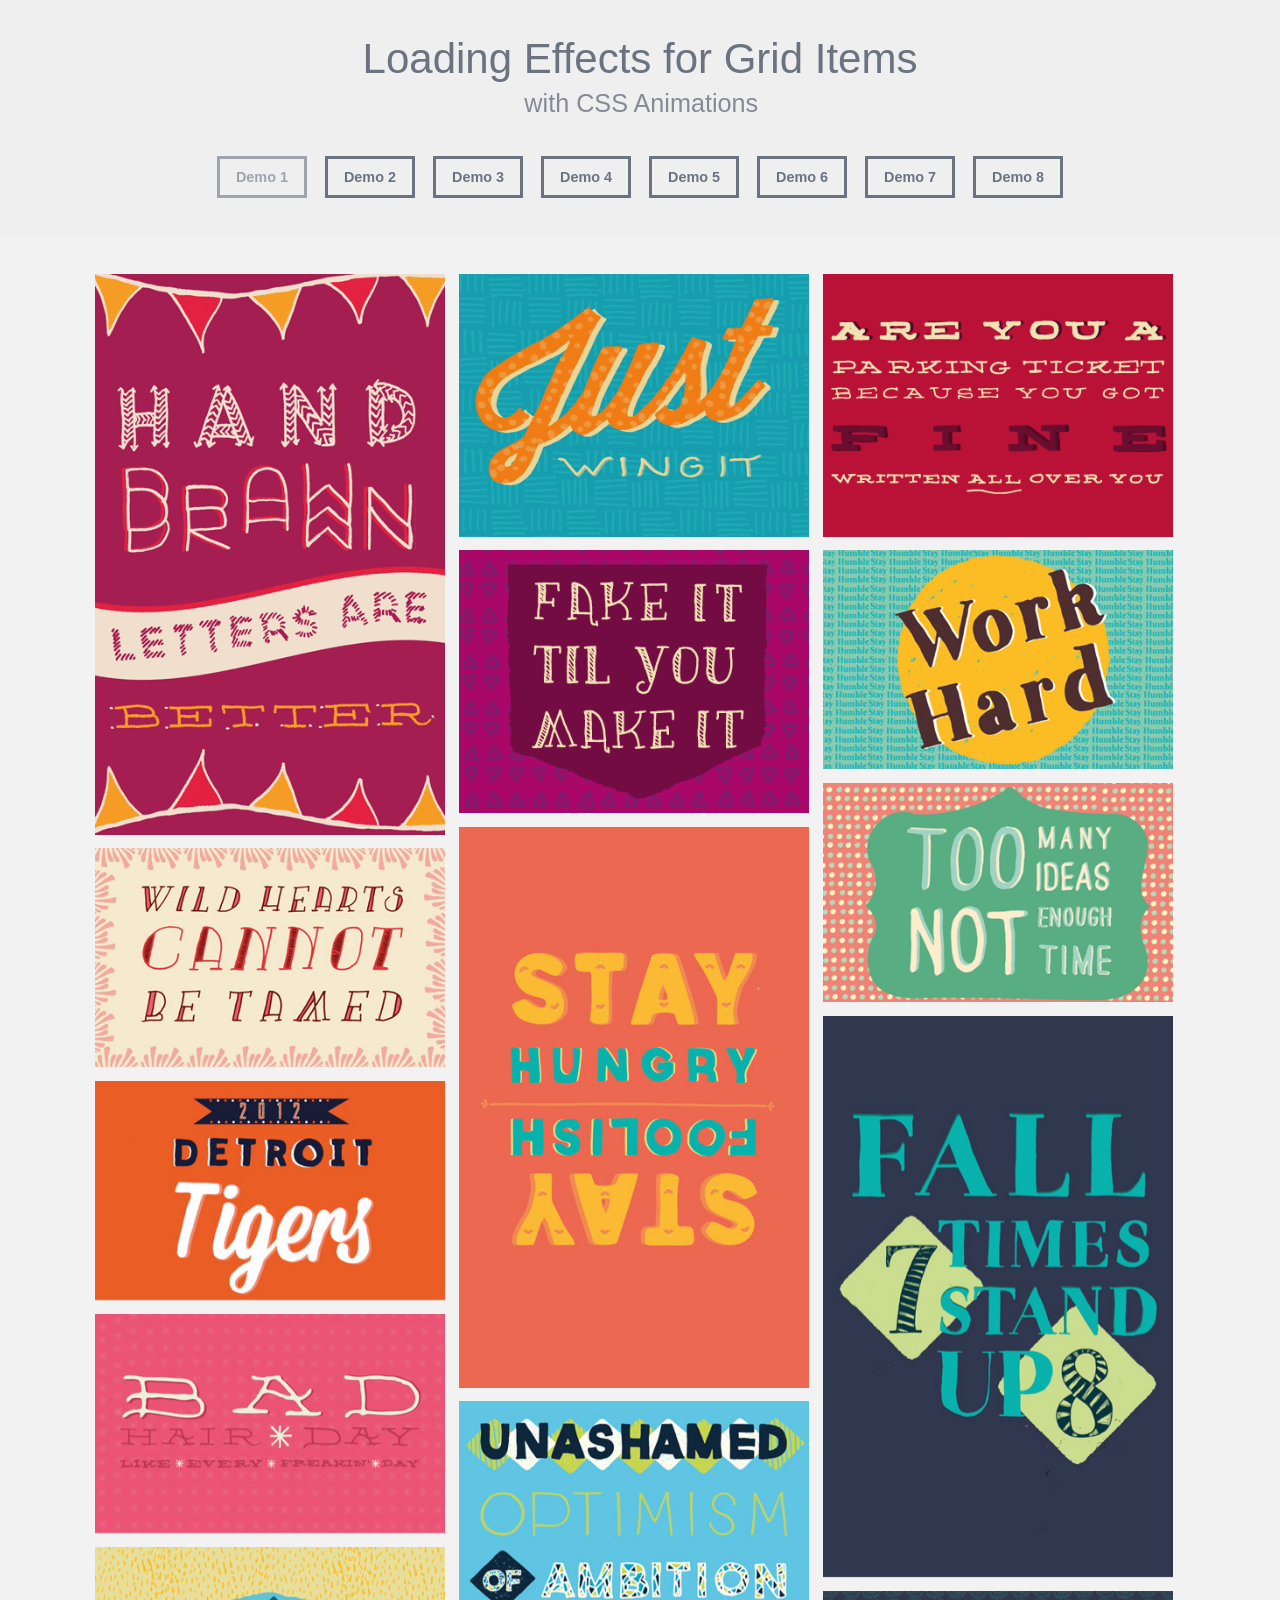
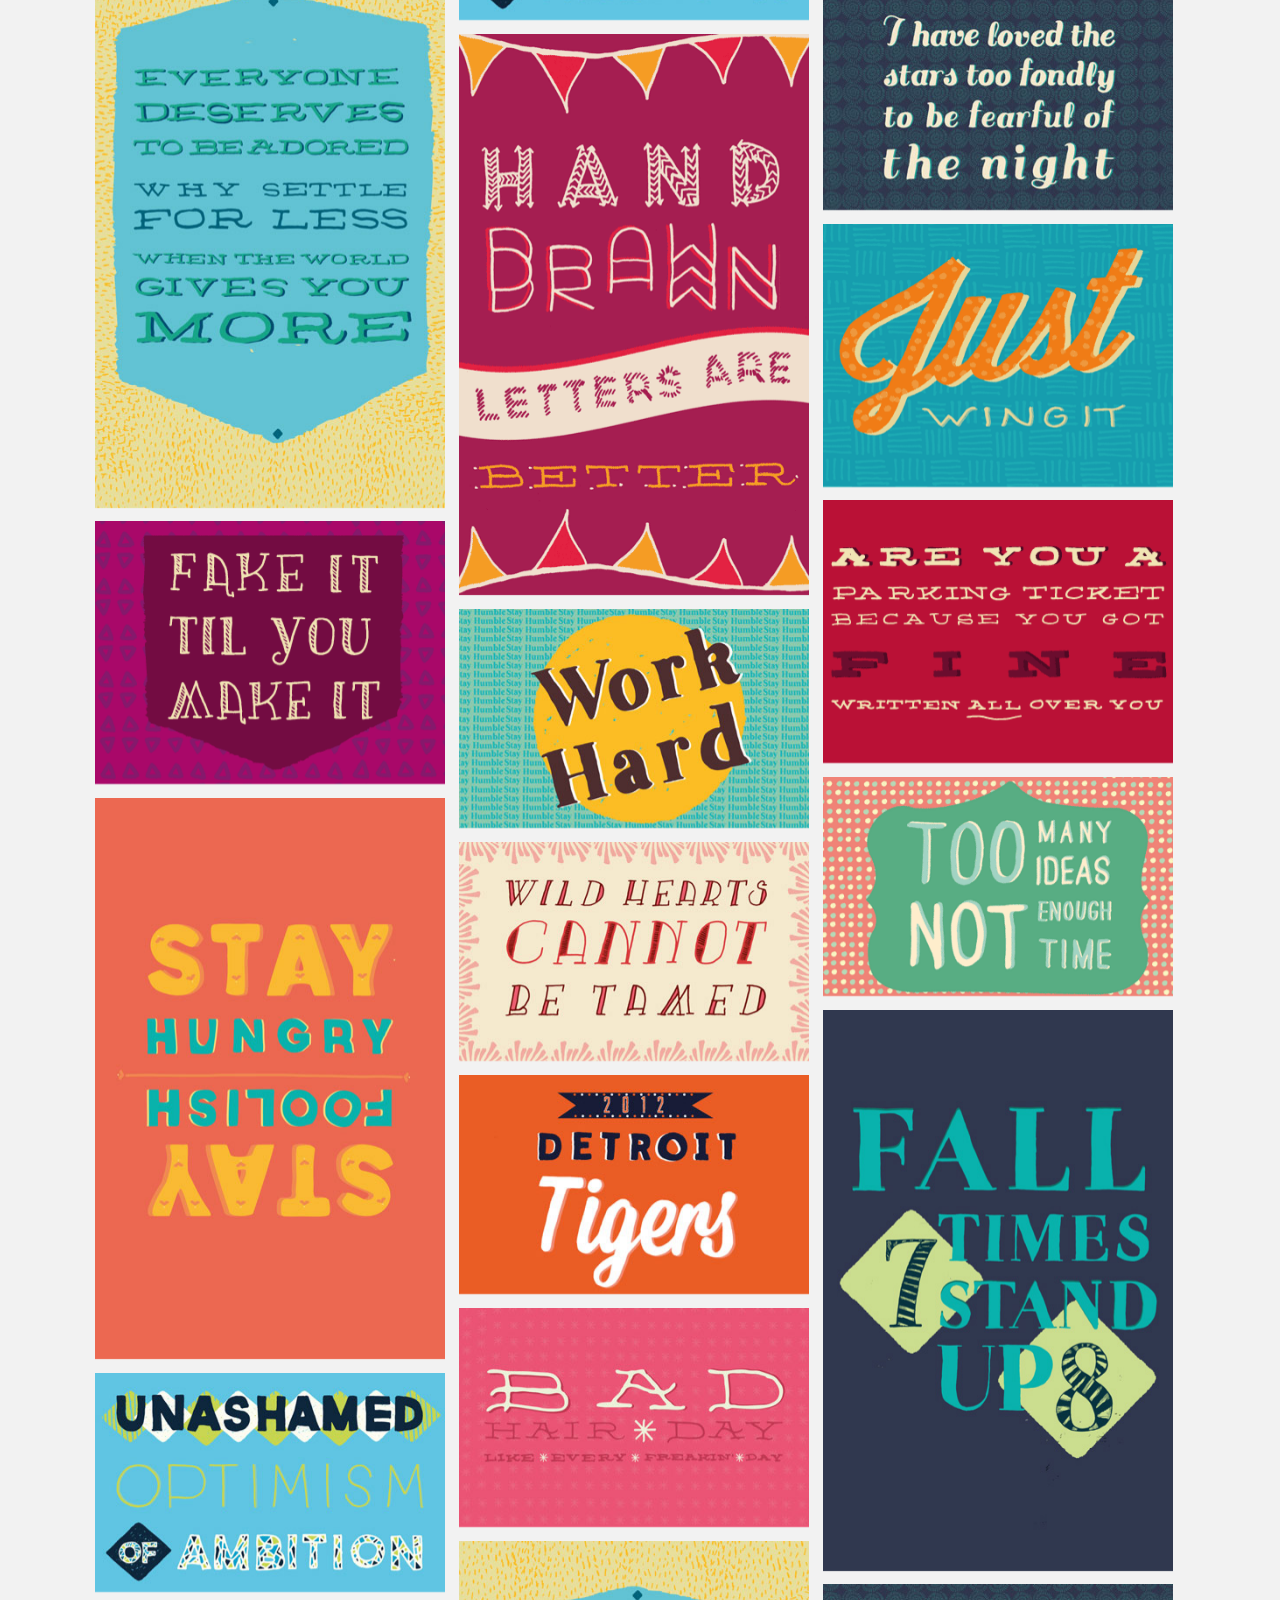
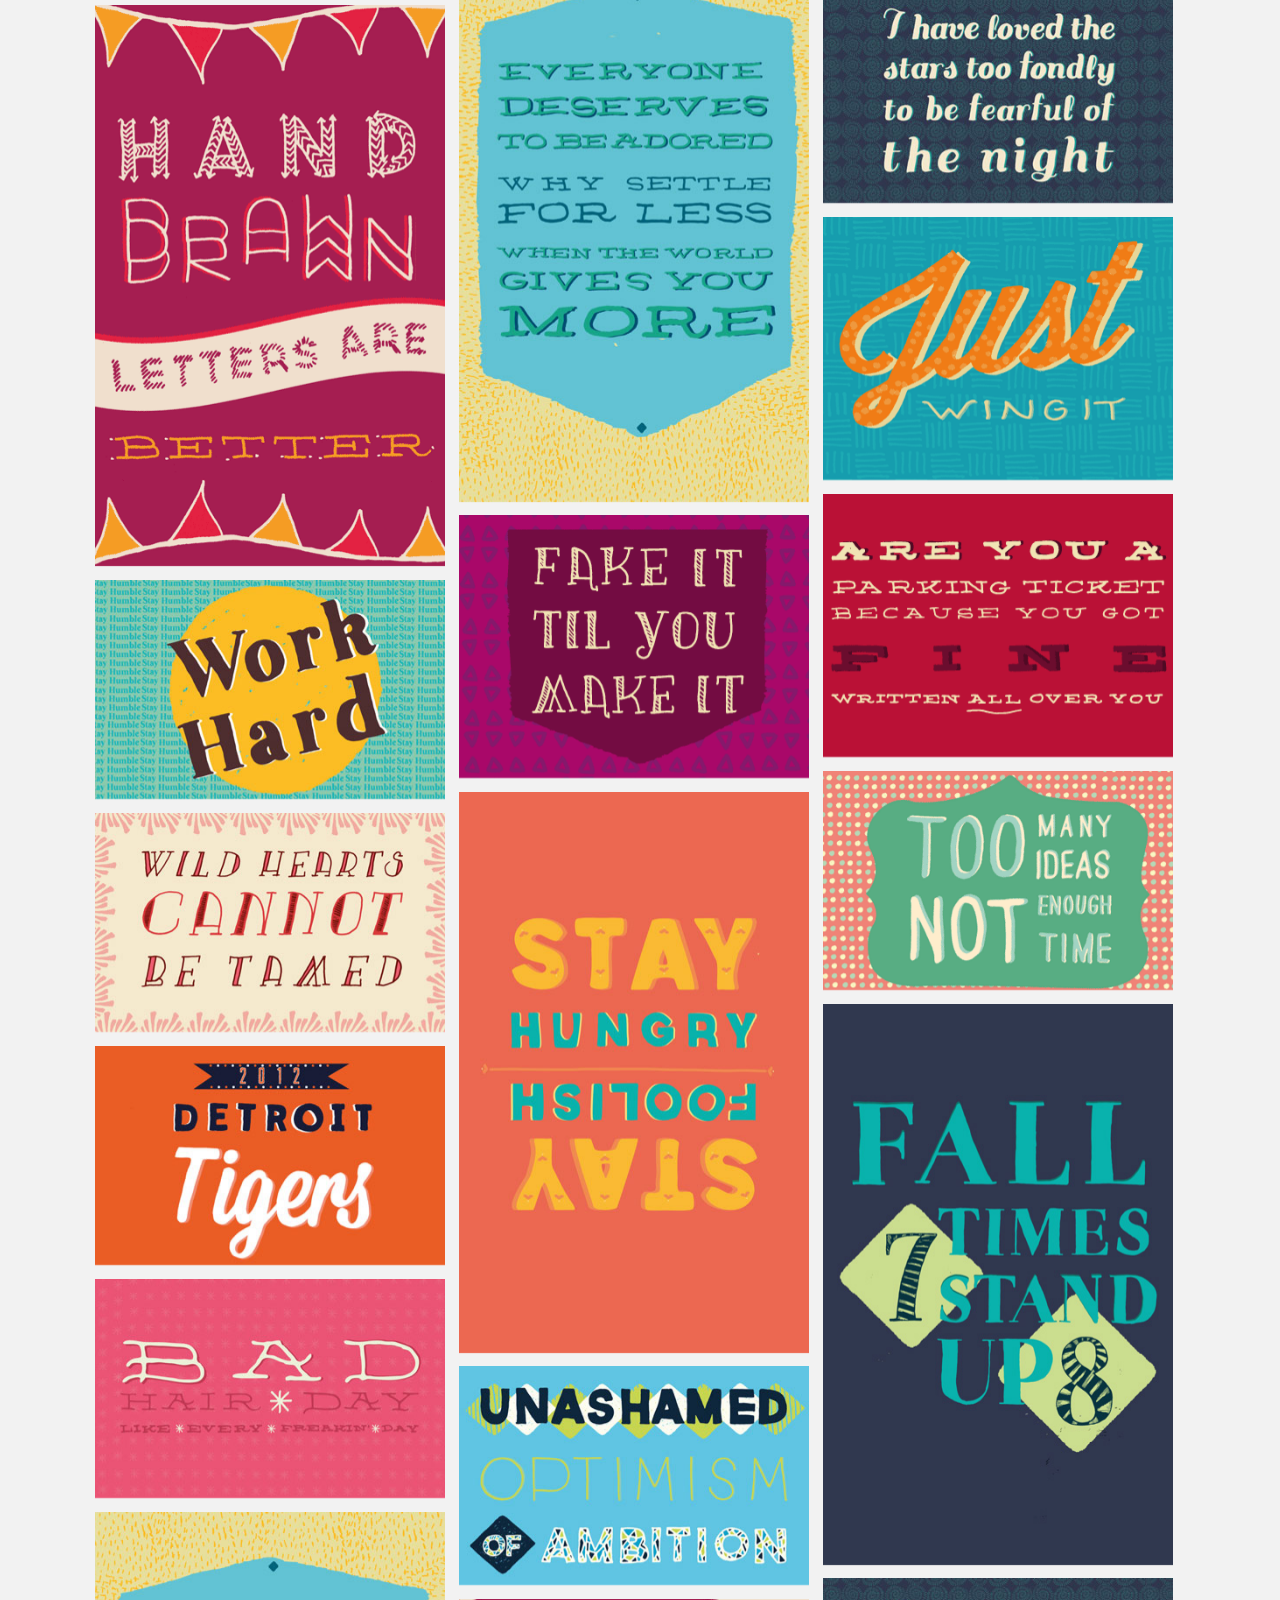
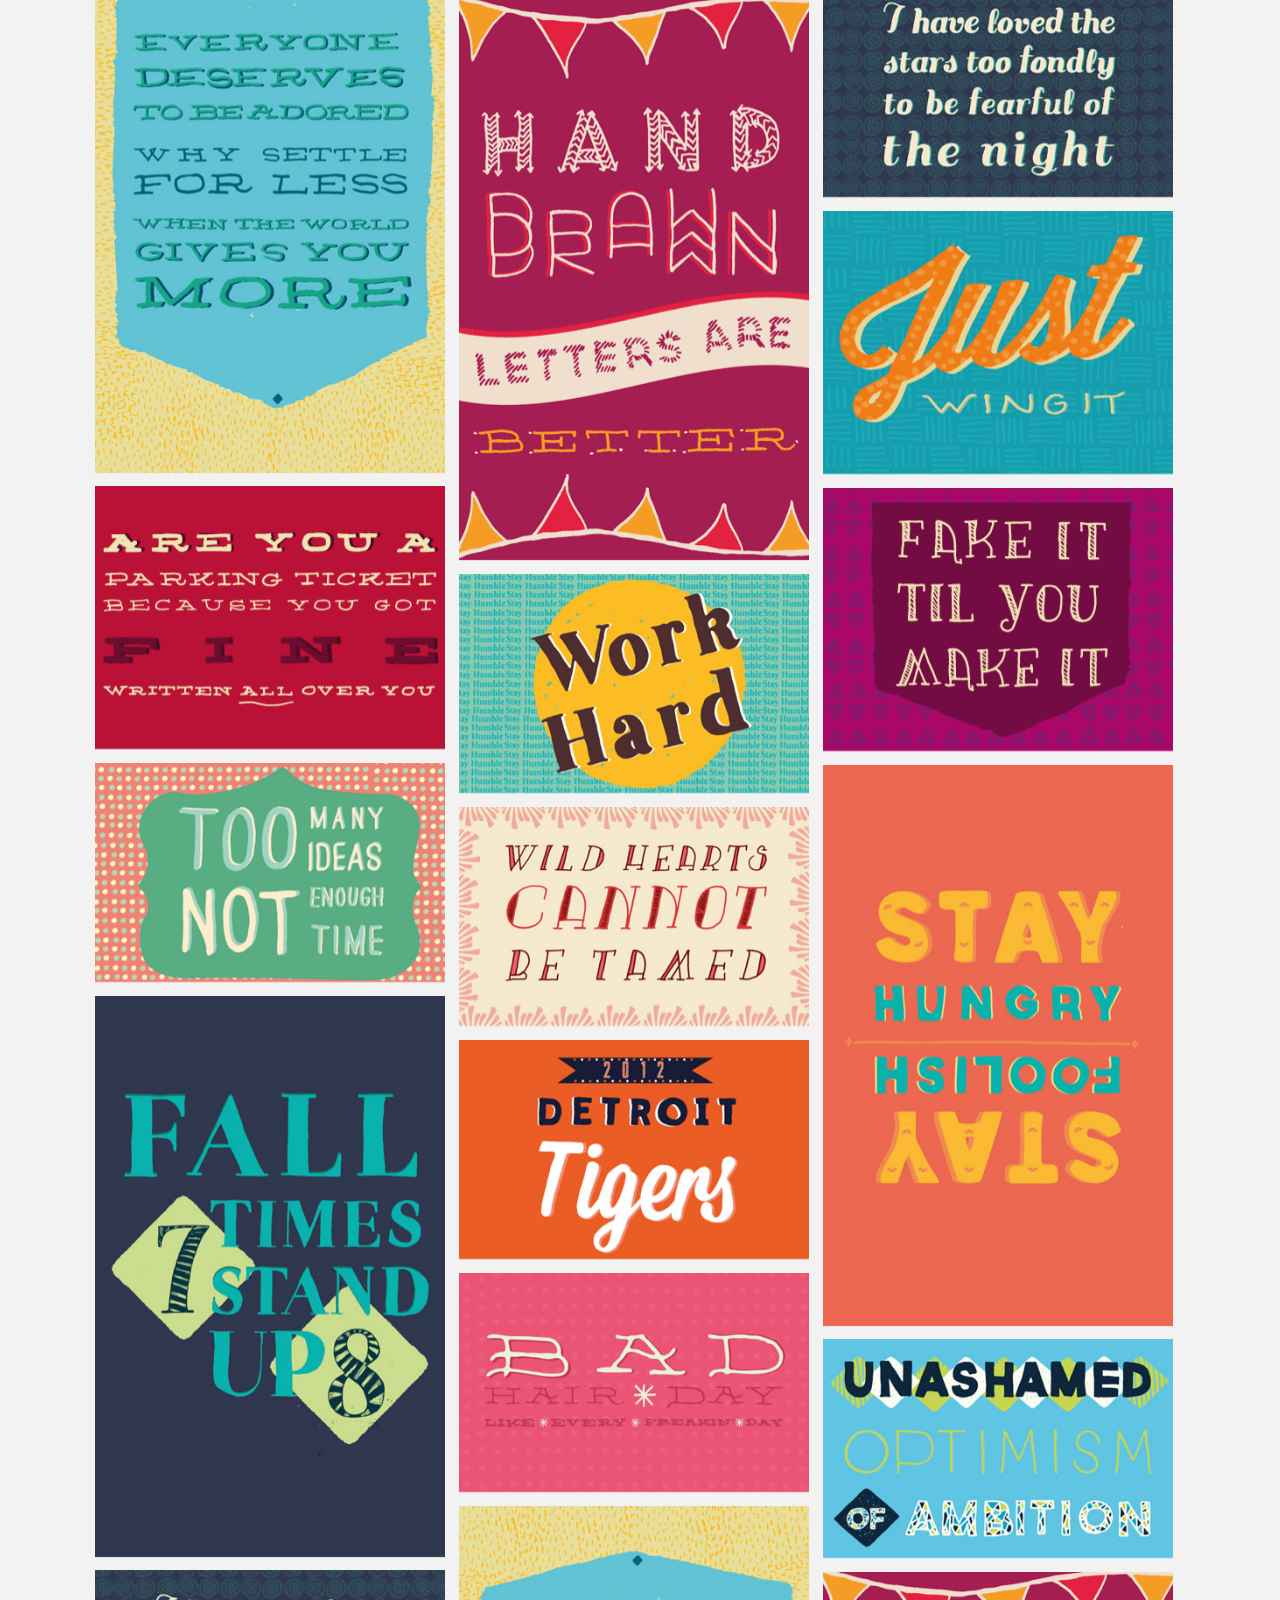
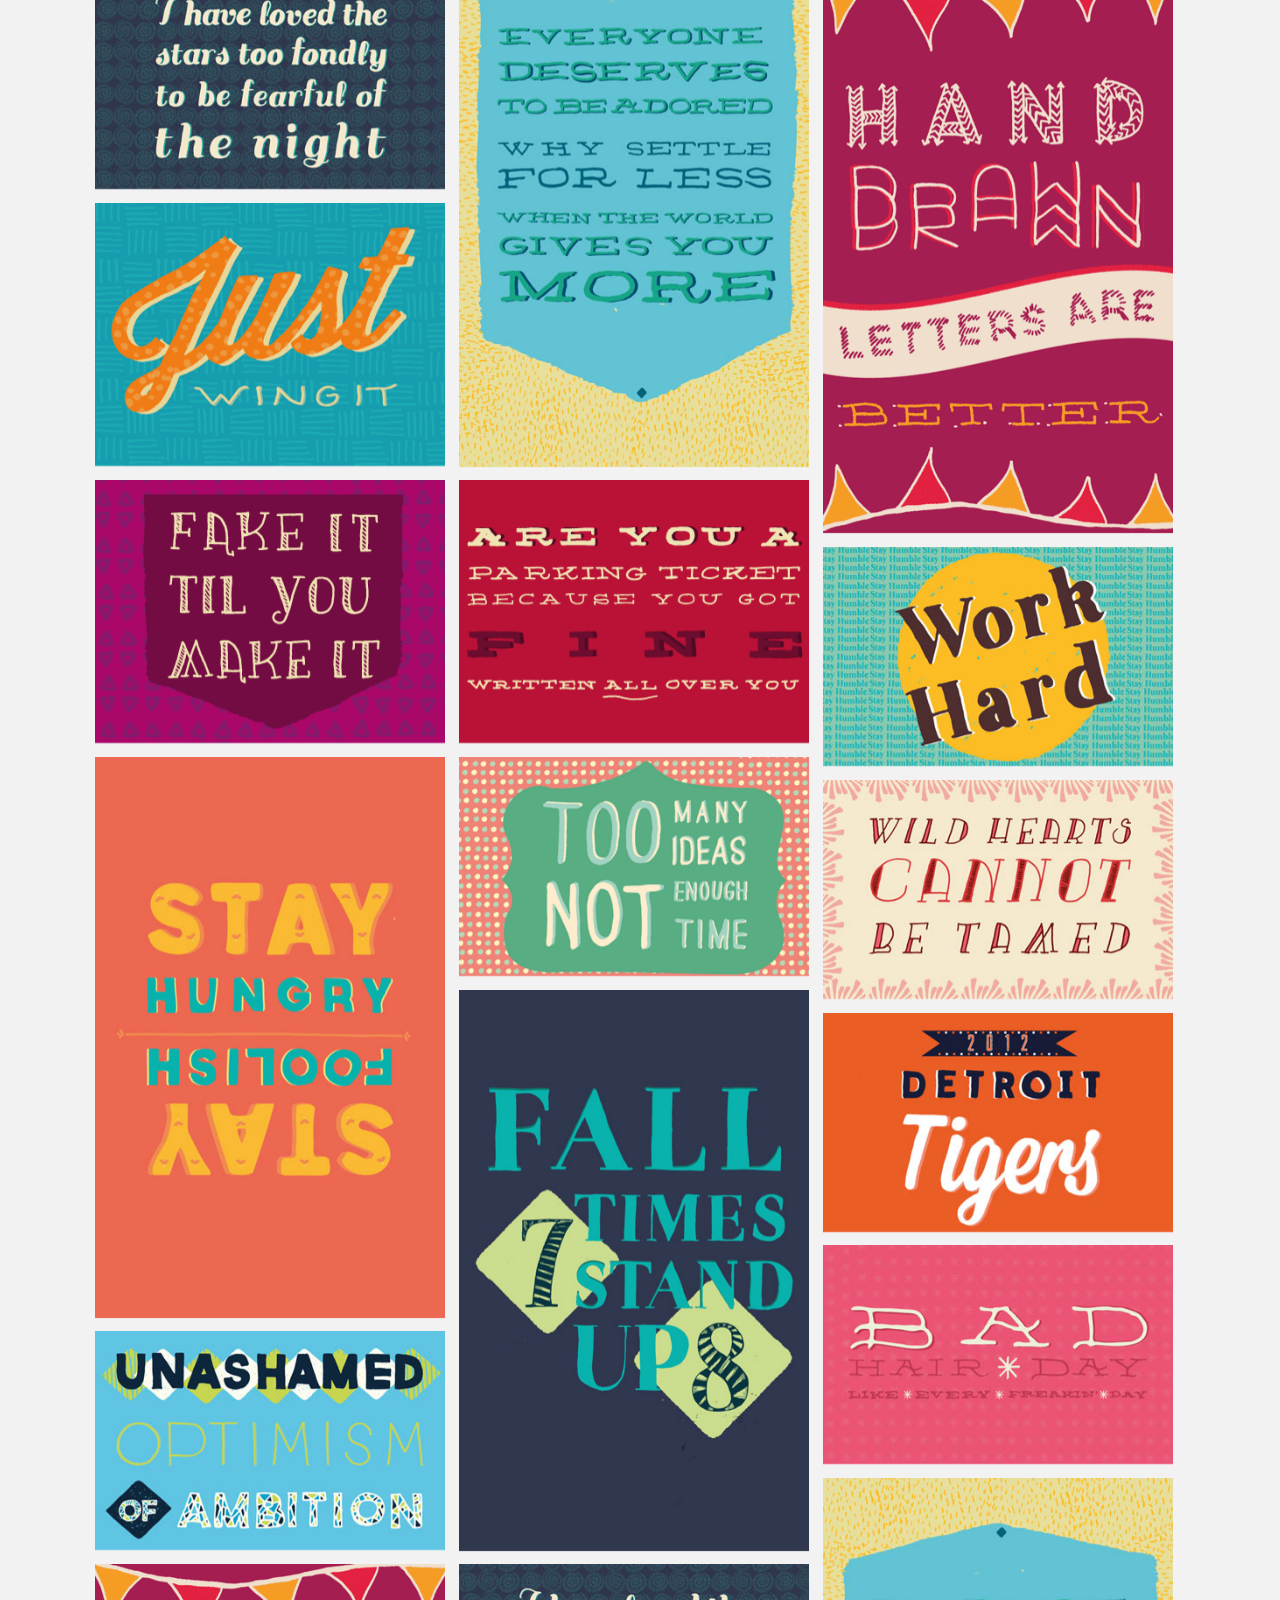
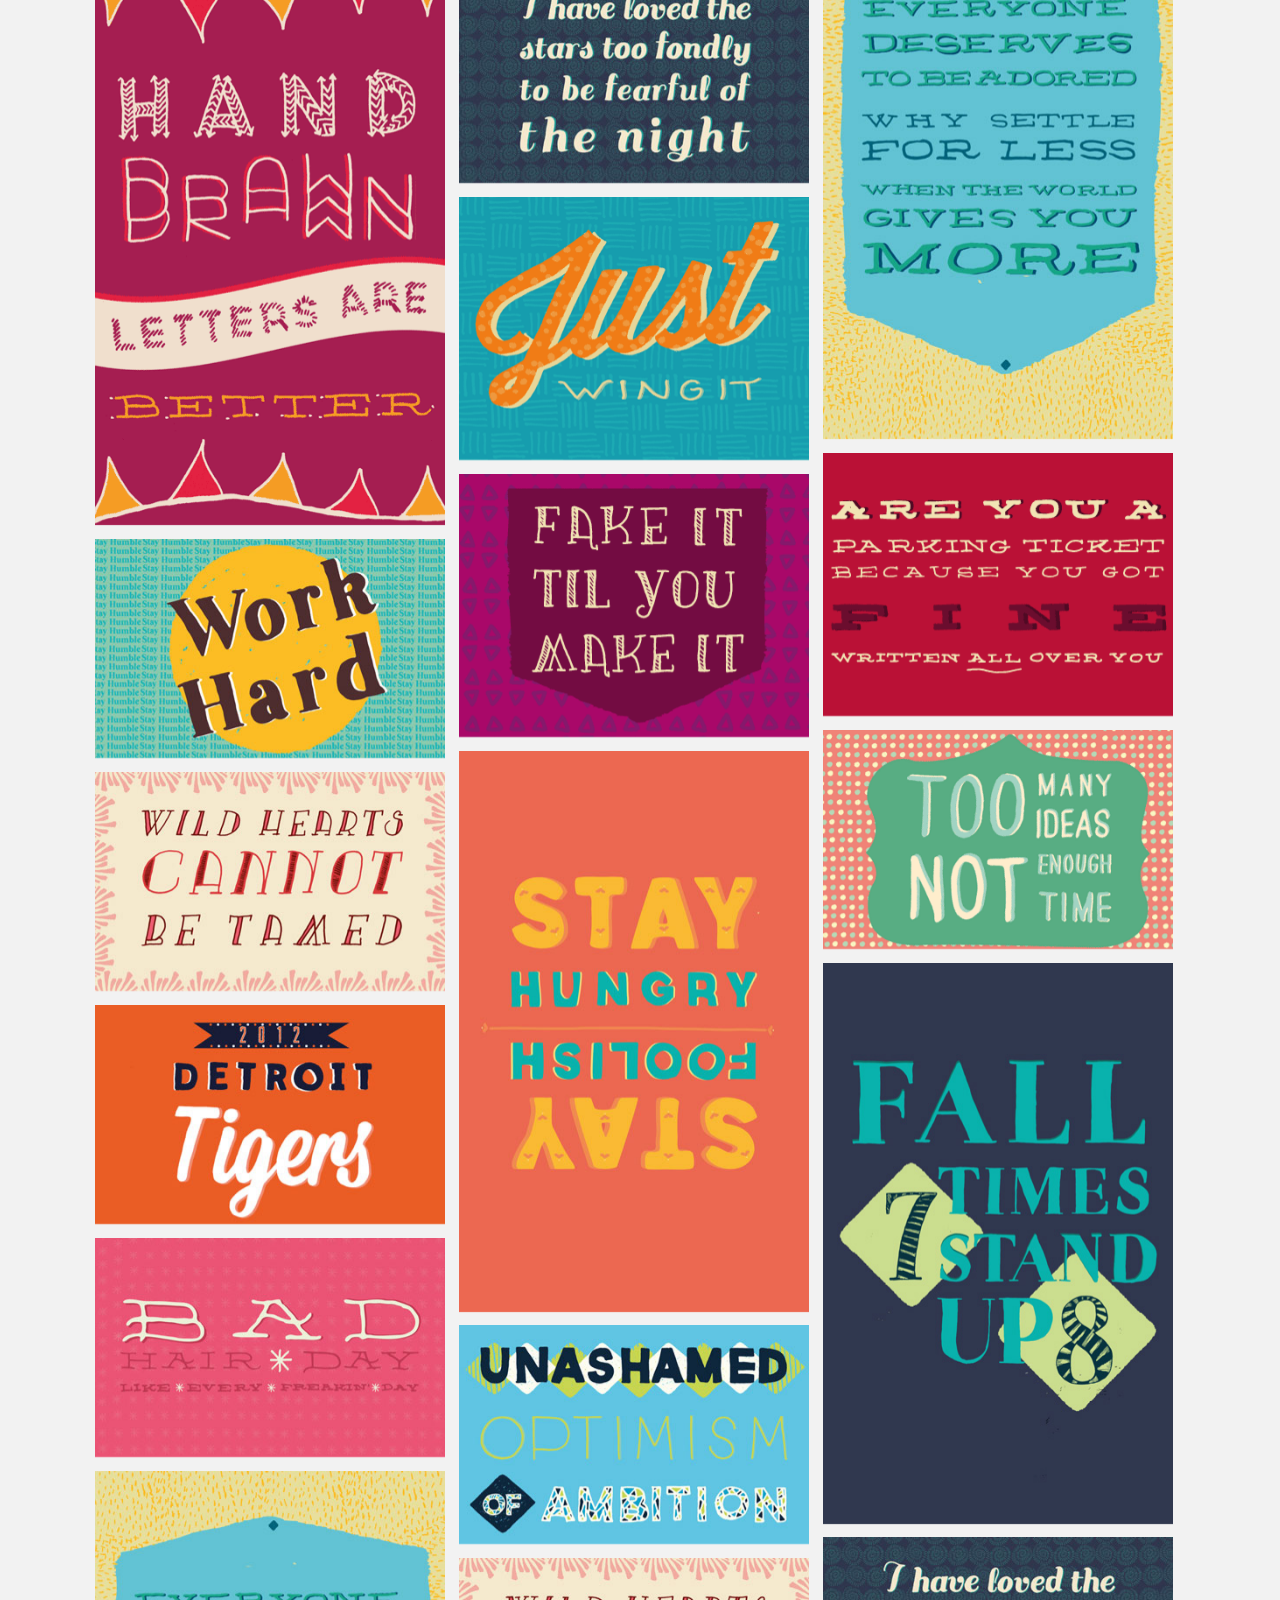
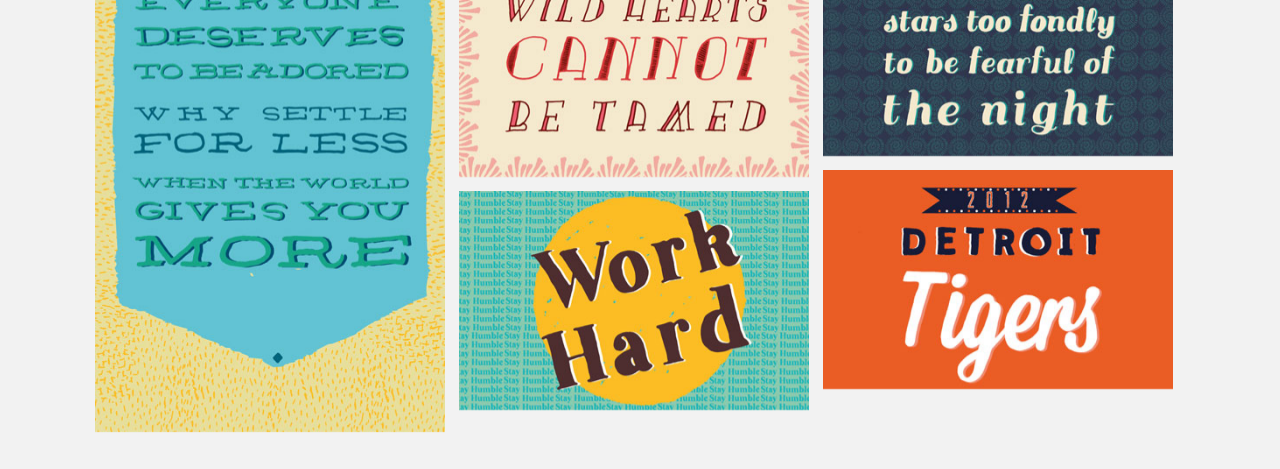
<file: gridLoading/index.html>
<!DOCTYPE html>
<html lang="en" class="no-js">
	<head>
		<meta charset="UTF-8" />
		<meta http-equiv="X-UA-Compatible" content="IE=edge,chrome=1"> 
		<meta name="viewport" content="width=device-width, initial-scale=1.0"> 
		<title>Loading Effects for Grid Items | Demo 1</title>
		<meta name="description" content="Loading Effects for Grid Items with CSS Animations" />
		<meta name="keywords" content="css animation, loading effect, google plus, grid items, masonry" />
		<meta name="author" content="Codrops" />
		<link rel="shortcut icon" href="../favicon.ico"> 
		<link rel="stylesheet" type="text/css" href="css/default.css" />
		<link rel="stylesheet" type="text/css" href="css/component.css" />
		<script src="js/modernizr.custom.js"></script>
	</head>
	<body>
		<div class="container">
			<!-- Top Navigation -->
			
			<header>
				<h1>Loading Effects for Grid Items <span>with CSS Animations</span></h1>	
				<nav class="codrops-demos">
					<a class="current-demo" href="index.html">Demo 1</a>
					<a href="index2.html">Demo 2</a>
					<a href="index3.html">Demo 3</a>
					<a href="index4.html">Demo 4</a>
					<a href="index5.html">Demo 5</a>
					<a href="index6.html">Demo 6</a>
					<a href="index7.html">Demo 7</a>
					<a href="index8.html">Demo 8</a>
				</nav>
			</header>
			<ul class="grid effect-1" id="grid">
				<li><a href="http://drbl.in/fQdt"><img src="images/12.png"></a></li>
				<li><a href="http://drbl.in/fHaa"><img src="images/13.png"></a></li>
				<li><a href="http://drbl.in/gXMo"><img src="images/10.png"></a></li>
				<li><a href="http://drbl.in/gXMn"><img src="images/11.png"></a></li>
				<li><a href="http://drbl.in/fzYo"><img src="images/2.jpg"></a></li>
				<li><a href="http://drbl.in/fARU"><img src="images/14.png"></a></li>
				<li><a href="http://drbl.in/fWMM"><img src="images/1.jpg"></a></li>
				<li><a href="http://drbl.in/fWPV"><img src="images/3.jpg"></a></li>
				<li><a href="http://drbl.in/fWMT"><img src="images/4.jpg"></a></li>
				<li><a href="http://drbl.in/fGhI"><img src="images/5.jpg"></a></li>
				<li><a href="http://drbl.in/fKCf"><img src="images/6.jpg"></a></li>
				<li><a href="http://drbl.in/fLBG"><img src="images/7.jpg"></a></li>
				<li><a href="http://drbl.in/fPEY"><img src="images/8.jpg"></a></li>
				<li><a href="http://drbl.in/fWwG"><img src="images/9.jpg"></a></li>
				<li><a href="http://drbl.in/fQdt"><img src="images/12.png"></a></li>
				<li><a href="http://drbl.in/fHaa"><img src="images/13.png"></a></li>
				<li><a href="http://drbl.in/gXMo"><img src="images/10.png"></a></li>
				<li><a href="http://drbl.in/gXMn"><img src="images/11.png"></a></li>
				<li><a href="http://drbl.in/fzYo"><img src="images/2.jpg"></a></li>
				<li><a href="http://drbl.in/fARU"><img src="images/14.png"></a></li>
				<li><a href="http://drbl.in/fWMM"><img src="images/1.jpg"></a></li>
				<li><a href="http://drbl.in/fWPV"><img src="images/3.jpg"></a></li>
				<li><a href="http://drbl.in/fWMT"><img src="images/4.jpg"></a></li>
				<li><a href="http://drbl.in/fGhI"><img src="images/5.jpg"></a></li>
				<li><a href="http://drbl.in/fKCf"><img src="images/6.jpg"></a></li>
				<li><a href="http://drbl.in/fLBG"><img src="images/7.jpg"></a></li>
				<li><a href="http://drbl.in/fPEY"><img src="images/8.jpg"></a></li>
				<li><a href="http://drbl.in/fWwG"><img src="images/9.jpg"></a></li>
				<li><a href="http://drbl.in/fQdt"><img src="images/12.png"></a></li>
				<li><a href="http://drbl.in/fHaa"><img src="images/13.png"></a></li>
				<li><a href="http://drbl.in/gXMo"><img src="images/10.png"></a></li>
				<li><a href="http://drbl.in/gXMn"><img src="images/11.png"></a></li>
				<li><a href="http://drbl.in/fzYo"><img src="images/2.jpg"></a></li>
				<li><a href="http://drbl.in/fARU"><img src="images/14.png"></a></li>
				<li><a href="http://drbl.in/fWMM"><img src="images/1.jpg"></a></li>
				<li><a href="http://drbl.in/fWPV"><img src="images/3.jpg"></a></li>
				<li><a href="http://drbl.in/fWMT"><img src="images/4.jpg"></a></li>
				<li><a href="http://drbl.in/fGhI"><img src="images/5.jpg"></a></li>
				<li><a href="http://drbl.in/fKCf"><img src="images/6.jpg"></a></li>
				<li><a href="http://drbl.in/fLBG"><img src="images/7.jpg"></a></li>
				<li><a href="http://drbl.in/fPEY"><img src="images/8.jpg"></a></li>
				<li><a href="http://drbl.in/fWwG"><img src="images/9.jpg"></a></li>
				<li><a href="http://drbl.in/fQdt"><img src="images/12.png"></a></li>
				<li><a href="http://drbl.in/fHaa"><img src="images/13.png"></a></li>
				<li><a href="http://drbl.in/gXMo"><img src="images/10.png"></a></li>
				<li><a href="http://drbl.in/gXMn"><img src="images/11.png"></a></li>
				<li><a href="http://drbl.in/fzYo"><img src="images/2.jpg"></a></li>
				<li><a href="http://drbl.in/fARU"><img src="images/14.png"></a></li>
				<li><a href="http://drbl.in/fWMM"><img src="images/1.jpg"></a></li>
				<li><a href="http://drbl.in/fWPV"><img src="images/3.jpg"></a></li>
				<li><a href="http://drbl.in/fWMT"><img src="images/4.jpg"></a></li>
				<li><a href="http://drbl.in/fGhI"><img src="images/5.jpg"></a></li>
				<li><a href="http://drbl.in/fKCf"><img src="images/6.jpg"></a></li>
				<li><a href="http://drbl.in/fLBG"><img src="images/7.jpg"></a></li>
				<li><a href="http://drbl.in/fPEY"><img src="images/8.jpg"></a></li>
				<li><a href="http://drbl.in/fWwG"><img src="images/9.jpg"></a></li>
				<li><a href="http://drbl.in/fQdt"><img src="images/12.png"></a></li>
				<li><a href="http://drbl.in/fHaa"><img src="images/13.png"></a></li>
				<li><a href="http://drbl.in/gXMo"><img src="images/10.png"></a></li>
				<li><a href="http://drbl.in/gXMn"><img src="images/11.png"></a></li>
				<li><a href="http://drbl.in/fzYo"><img src="images/2.jpg"></a></li>
				<li><a href="http://drbl.in/fARU"><img src="images/14.png"></a></li>
				<li><a href="http://drbl.in/fWMM"><img src="images/1.jpg"></a></li>
				<li><a href="http://drbl.in/fWPV"><img src="images/3.jpg"></a></li>
				<li><a href="http://drbl.in/fWMT"><img src="images/4.jpg"></a></li>
				<li><a href="http://drbl.in/fGhI"><img src="images/5.jpg"></a></li>
				<li><a href="http://drbl.in/fKCf"><img src="images/6.jpg"></a></li>
				<li><a href="http://drbl.in/fLBG"><img src="images/7.jpg"></a></li>
				<li><a href="http://drbl.in/fPEY"><img src="images/8.jpg"></a></li>
				<li><a href="http://drbl.in/fWwG"><img src="images/9.jpg"></a></li>
				<li><a href="http://drbl.in/fQdt"><img src="images/12.png"></a></li>
				<li><a href="http://drbl.in/fHaa"><img src="images/13.png"></a></li>
				<li><a href="http://drbl.in/gXMo"><img src="images/10.png"></a></li>
				<li><a href="http://drbl.in/gXMn"><img src="images/11.png"></a></li>
				<li><a href="http://drbl.in/fzYo"><img src="images/2.jpg"></a></li>
				<li><a href="http://drbl.in/fARU"><img src="images/14.png"></a></li>
				<li><a href="http://drbl.in/fWMM"><img src="images/1.jpg"></a></li>
				<li><a href="http://drbl.in/fWPV"><img src="images/3.jpg"></a></li>
				<li><a href="http://drbl.in/fWMT"><img src="images/4.jpg"></a></li>
				<li><a href="http://drbl.in/fGhI"><img src="images/5.jpg"></a></li>
				<li><a href="http://drbl.in/fKCf"><img src="images/6.jpg"></a></li>
				<li><a href="http://drbl.in/fLBG"><img src="images/7.jpg"></a></li>
				<li><a href="http://drbl.in/fPEY"><img src="images/8.jpg"></a></li>
				<li><a href="http://drbl.in/fWwG"><img src="images/9.jpg"></a></li>
				<li><a href="http://drbl.in/fWPV"><img src="images/3.jpg"></a></li>
				<li><a href="http://drbl.in/fGhI"><img src="images/5.jpg"></a></li>
				<li><a href="http://drbl.in/fzYo"><img src="images/2.jpg"></a></li>
			</ul>
		</div>
		<script src="js/masonry.pkgd.min.js"></script>
		<script src="js/imagesloaded.js"></script>
		<script src="js/classie.js"></script>
		<script src="js/AnimOnScroll.js"></script>
		<script>
			new AnimOnScroll( document.getElementById( 'grid' ), {
				minDuration : 0.4,
				maxDuration : 0.7,
				viewportFactor : 0.2
			} );
		</script>
	<script src="http://www.jq22.com/js/jq.js"></script>
	</body>
</html>
</file>
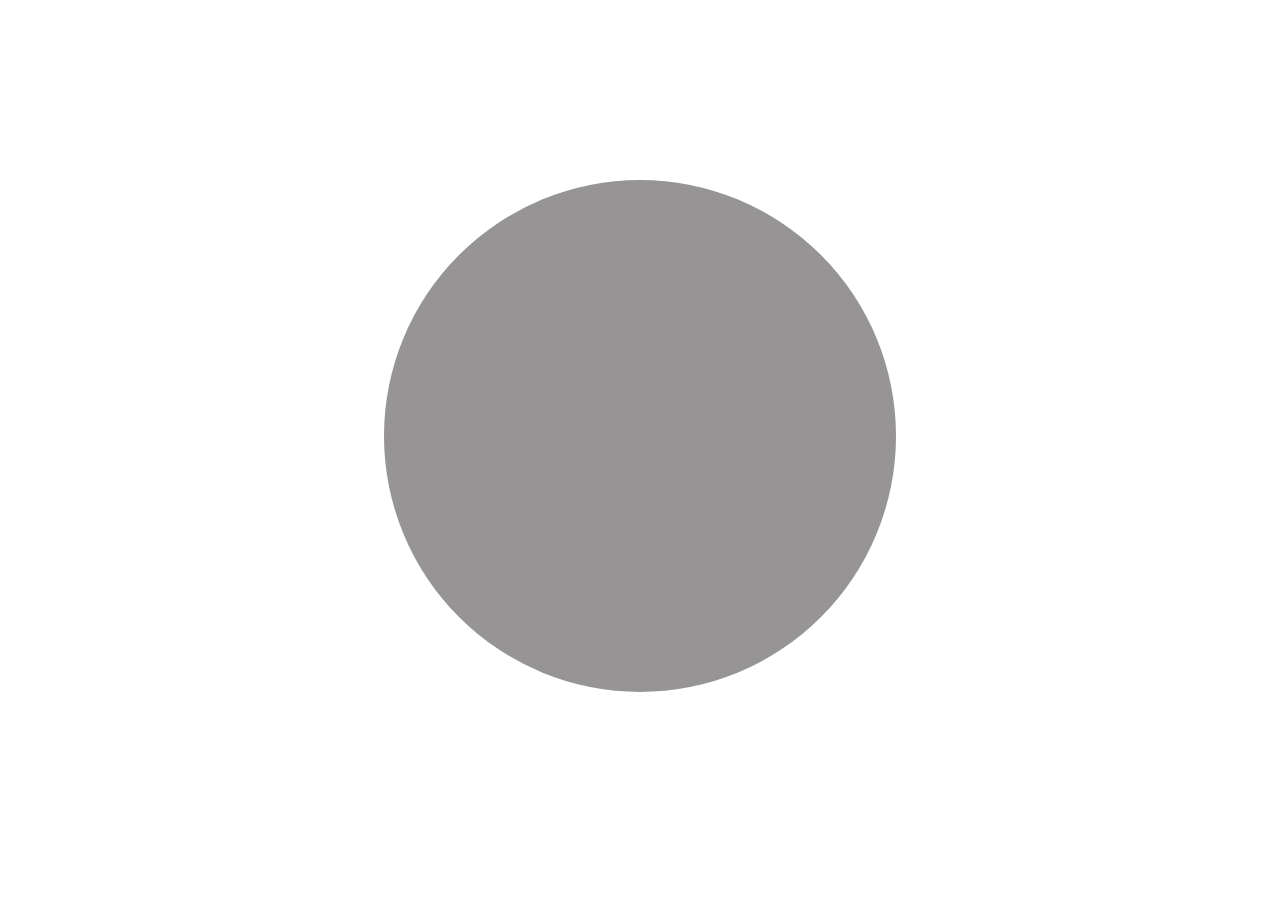
<file: photo/index.html>
<!DOCTYPE html>
<html>
  <head>
    <meta charset='utf-8'>
    <meta http-equiv="X-UA-Compatible" content="IE=edge,chrome=IE8">
    <meta name="description" content="Koalas to the Max, a site made with love by Vadim Ogievetsky for Annie Albagli">
    <meta name="keywords" content="Koalas Max Vadim Ogievetsky Annie Albagli D3 Canvas SVG Koala Maximization">
    <meta name="viewport" content="width=540, user-scalable=0">
    <meta name="apple-mobile-web-app-capable" content="yes">
    <meta name="apple-mobile-web-app-status-bar-style" content="default">
    <meta name="google" content="notranslate">
    <title></title>
    <!--[if gte IE 9]><!-->
    <script type="text/javascript" src="d3.min.js?1.9.5"></script>
    <script type="text/javascript" src="koala.js?1.9.5"></script>
    <!--<![endif]-->
    <link rel="stylesheet" type="text/css" href="koala.css?1.9.5"/>

    <script type="text/javascript">
      var kttmAdTypes = [
        'EasyList',
        'AntiAdblockKiller'
      ];
    </script>
    

  </head>
  <body>
    <div id="center">
      <div id="cont">
        <noscript>
          Your browser does not support JavaScript or it is disabled.<br>
          JavaScript is needed to view this site.
        </noscript>
        <div id="dots"></div>
        <div id="next" style="display: none">
          <div class="msg">
            Awesome stuff! Now make your own and share the link.<br>
            Paste an image URL bellow and press enter.
          </div>
        </div>
      </div>
    </div>
  
   

    <script type="text/javascript">

    var _fastrack_account = 'FT-1000001';

    (function(w,h) {
      if (typeof _fastrack_account !== 'string') return;
      var acc = _fastrack_account;
      try {
        var session = 'S' + Math.random().toFixed(8).substring(2);
        var num = 0;
        var now = new Date();
        var initTime = +now;
        var tzm = String(now).match(/\((\w+)\)/);
        var sx = (window.pageXOffset !== undefined) ? window.pageXOffset : (document.documentElement || document.body.parentNode || document.body).scrollLeft;
        var sy = (window.pageYOffset !== undefined) ? window.pageYOffset : (document.documentElement || document.body.parentNode || document.body).scrollTop;
        w.fastrack = function(opt) {
          var a = {
            A: acc,
            S: session,
            N: num++,
            P: document.location.href,
            L: +new Date() - initTime,
            F: w.document.referrer || 'Direct',
            C: screen.width + 'x' + screen.height,
            R: sx + 'x' + sy,
            O: now.getTimezoneOffset(),
            Z: (tzm && tzm.length === 2) ? tzm[1] : 'N/A'
          }

          if (opt) {
            var s;
            for (var j = 1; j <= 6; j++) {
              s = 'D0' + j;
              if (opt[s]) { a['D0' + j] = opt['D0' + j]; }
              s = 'M0' + j;
              if (opt[s]) { a['M0' + j] = opt['M0' + j]; }
            }
          }

          if ('innerWidth' in window) {
            a.W = w.innerWidth + 'x' + w.innerHeight;
          } else {
            var e = w.document.documentElement || w.document.body;
            a.W = w.clientWidth + 'x' + w.clientHeight;
          }
          var params = [];
          for (var k in a) params.push(encodeURIComponent(k) + "=" + encodeURIComponent(String(a[k])));
          var i = new Image();
          i.src = h + '?' + params.join('&');
          return true;
        };
      }catch(e){}
    })(window,"");

    </script>

    <script type="text/javascript">
      window.shownFile = 'none';

      (function() {
        var now = +new Date();
        window.gaTrack = function(type, subtype) {
          var time = Math.round((+new Date() - now) / 1000);
          function doTrack() {
            if (!window._gaq) return;
            _gaq.push(['_trackEvent', String(type), String(subtype), window.location.href, time]);
          }
          if (window._gaq) {
            doTrack()
          } else {
            setTimeout(doTrack, 1);
          }
        }
      })();

      function track(type, subtype) {
        fastrack({
          D01: version,
          D02: type,
          D03: subtype,
          D04: shownFile,
          D05: kttmAdTypes.length ? kttmAdTypes.join(',') : 'NoAdblock',
          M01: 1337 // tmp
        });
        gaTrack(type + '-' + version, subtype);
      }
    </script>

    <!--[if lt IE 9]>
    <script type="text/javascript" src="http://ajax.googleapis.com/ajax/libs/chrome-frame/1/CFInstall.min.js"></script>

    <style>
      .chromeFrameInstallDefaultStyle {
        width: 800px;
        height: 600px;
        border: 1px solid #cccccc;
      }
    </style>

    <div id="prompt">
    </div>

    <script>
      window.inOldIE = true;
      track('OldIE', '1');

      // The conditional ensures that this code will only execute in IE,
      // Therefore we can use the IE-specific attachEvent without worry
      window.attachEvent("onload", function() {
        CFInstall.check({
          mode: "inline", // the default
          node: "prompt",
          oninstall: function() {
            track('InstalledGCF', 'OneLessRawIE');
          }
        });
      });
    </script>
    <![endif]-->

    <!--[if gte IE 9]><!-->
    <script type="text/javascript">
      // Code left intentionally unminimized for your reading pleasure.

      (function() {
        window.shownFile = 'none';

        // If an error happens I want to know about it!
        window.onerror = function(msg, url, ln) {
          msg = msg.toString();
          // In Chrome and Firefox an error on a script form a foreign domain will cause this, see link bellow:
          // http://stackoverflow.com/questions/5913978/cryptic-script-error-reported-in-javascript-in-chrome-and-firefox
          if (msg === 'Script error.' && url === '' && ln === 0) return;
          track('OnError', "'" + msg + "' in '" + url + "' @ " + ln + " /u:'" + window.navigator.userAgent + "'");
          // Track only one error per page load
          window.onerror = function() {};
        };

        // First, make sure we can run.
        if (!koala.supportsCanvas()) {
          track('NoCanvas', window.navigator.userAgent);
          alert("Sorry, KoalsToTheMax needs HTML5 Canvas support which your browser does not have. Supported browsers include Chrome, Safari, Firefox, Opera, and Internet Explorer 9, 10");
          return;
        }

        if (!koala.supportsSVG()) {
          track('NoSVG', window.navigator.userAgent);
          alert("Sorry, KoalsToTheMax needs SVG support which your browser does not have. Supported browsers include Chrome, Safari, Firefox, Opera, and Internet Explorer 9, 10");
          return;
        }

        // This is strange, track it if it happens.
        if (!window.d3) {
          track('NoD3', window.navigator.userAgent);
          alert("Some how D3 was not loaded so the site can not start. This is bad... We are investigating. Try refreshing the page and see if that helps.");
          return;
        }

        // Try you must. If there is an error report it to me.
        try {
          // btoa and atob do not handle utf-8 as I have discovered the hard way so they need to babied
          // See: https://developer.mozilla.org/en-US/docs/DOM/window.btoa#Unicode_Strings
          function utf8_to_b64(str) {
            return window.btoa(unescape(encodeURIComponent(str)));
          }

          function b64_to_utf8(str) {
            return decodeURIComponent(escape(window.atob(str)));
          }

          // Handle the custom images 'API'
          // Supported URLs are:
          // 1. DOMAIN
          //   The just the page domain / loads one of the default files
          //
          // 2. DOMAIN?BASE64==
          //   Where BASE64== is a UTF-8 base64 encoded string of one of the following things:
          //   a. An image URL
          //      Example: http://i.imgur.com/cz1Jb.jpg
          //      Use that URL image instead of the default one.
          //
          //   b. A JSON string representing an array of URLs
          //      Example: ["http://i.imgur.com/cz1Jb.jpg","http://i.imgur.com/Q5IqH.jpg"]
          //      Pick one of the images at random and use that instead of the default one.
          //
          //   c. A JSON string representing an object with the keys 'images', 'background' and 'hideNote'
          //      Example: {"background":"#000","images":["http://i.imgur.com/cz1Jb.jpg","http://i.imgur.com/Q5IqH.jpg"]}
          //      images (required): Pick one of the images at random and use that instead of the default one.
          //      background (optional): Use the value of background as the page background.
          //      hideNote (optional): Hide the mention on the bottom.
          //
          // 3. DOMAIN?image_url
          //   Where image URL is an actual image URL that will get re-encoded into base64 (2)
          //   Example: http://i.imgur.com/cz1Jb.jpg
          //
          // Note: where DOMAIN is usually http://koalastothemax.com
          function goToHidden(location, string) {
            location.href = '//' + location.host + location.pathname + '?' + utf8_to_b64(string);
          }

          function basicLoad(location) {
            var possible = ['p1','p2','p3','p4','tower'];
            var file = 'img/' + possible[Math.floor(Math.random() * possible.length)] + '.jpg'
            //var file = 'img/logo.jpg'
            return {
              file: file,
              shownFile: location.protocol + '//' + location.host + location.pathname + file
            };
          }

          function parseUrl(location) {
            var href = location.href;
            var idx, param, file;

            idx = href.indexOf('?');
            if (idx === -1 || idx === href.length - 1) {
              return basicLoad(location); // Case 1
            }

            param = href.substr(idx + 1);
            if (!/^[a-z0-9+\/]+=*$/i.test(param)) {
              // Does not look base64
              goToHidden(location, param);
              return null;
            }

            // Case 2
            try {
              param = b64_to_utf8(param);
            } catch (e) {
              return basicLoad(location); // Invalid base64, do a basic load
            }

            try {
              param = JSON.parse(param);
            } catch (e) {
              // Case 2a
              return {
                file: param,
                shownFile: param
              };
            }

            // At this point param is a JS object
            if (Array.isArray(param) && param.length) {
              // Case 2b
              file = param[Math.floor(Math.random() * param.length)];
              return {
                file: file,
                shownFile: file
              };
            }

            if (Array.isArray(param.images) && param.images.length) {
              // Case 2c
              file = param.images[Math.floor(Math.random() * param.images.length)];
              return {
                file: file,
                shownFile: file,
                background: param.background,
                hideNote: param.hideNote
              };
            }

            // Fall though
            return basicLoad(location);
          }

          var parse = parseUrl(location);
          if (!parse) return;
          var file = parse.file;
          window.shownFile = parse.shownFile;

          if (parse.background) {
            d3.select(document.body)
              .style('background', parse.background);
          }
          if (parse.hideNote) {
            d3.select('#footer')
              .style('display', 'none');
          }

          if (/^https?:/.test(file)) {
            file = "image-server.php?url=" + file;
          }

          function onEvent(what, value) {
            track(what, value);

            if (what === 'LayerClear' && value == 0) {
              d3.select('#next')
                .style('display', null)
                .select('input')
                  .on('keydown', function() {
                    d3.select('div.err').remove();
                    if (d3.event.keyCode !== 13) return;
                    var input = d3.select(this).property('value');

                    if (input.match(/^http:\/\/.+\..+/i)) {
                      track('Submit', input);
                      d3.select('#next div.msg').text('Thinking...');
                      d3.select(this).style('display', 'none');
                      setTimeout(function() {
                        goToHidden(location, input);
                      }, 750);
                    } else {
                      d3.select('#next').selectAll('div.err').data([0])
                        .enter().append('div')
                        .attr('class', "err")
                        .text("That doesn't appear to be a valid image URL. [Hint: it should start with 'http://']")
                    }
                  });
            }
          }

          var img = new Image();
          img.onload = function() {
            var colorData;
            try {
              colorData = koala.loadImage(this);
            } catch (e) {
              colorData = null;
              track('BadLoad', "Msg: '" + e.message + "' file: '" + file + "'");
              alert("Sorry, KoalsToTheMax could not load the image '" + file + "'");
             
            }
            if (colorData) {
              koala.makeCircles("#dots", colorData, onEvent);
              track('GoodLoad', 'Yay');
            }
          };
          img.src = file;
        } catch (e) {
          track('Problemo', String(e.message));
        }

        // Local download functionality
        var saveNumber = 0;
        d3.select('#love').on('click', function() {
          saveNumber++;
          track('SaveSVG', saveNumber);
          svgData = d3.select('#dots').html();
          if (svgData.indexOf('<svg') !== -1) {
            prefix = [
              '<?xml version="1.0" encoding="utf-8"?>',
              '<!-- Generator: KoalasToTheMax.com -->',
              '<!DOCTYPE svg PUBLIC "-//W3C//DTD SVG 1.1//EN" "http://www.w3.org/Graphics/SVG/1.1/DTD/svg11.dtd">'
            ];
            saveAs(new Blob(
              [svgData.replace('<svg', prefix.join(' ') + '<svg')],
              {type: "text/plain;charset=utf-8"}
            ), "KoalasToTheMax.svg");
          } else {
            track('SaveSVG', 'Fail');
          }
        });

      })();
    </script>
    <!--<![endif]-->
  </body>
</html>
</file>
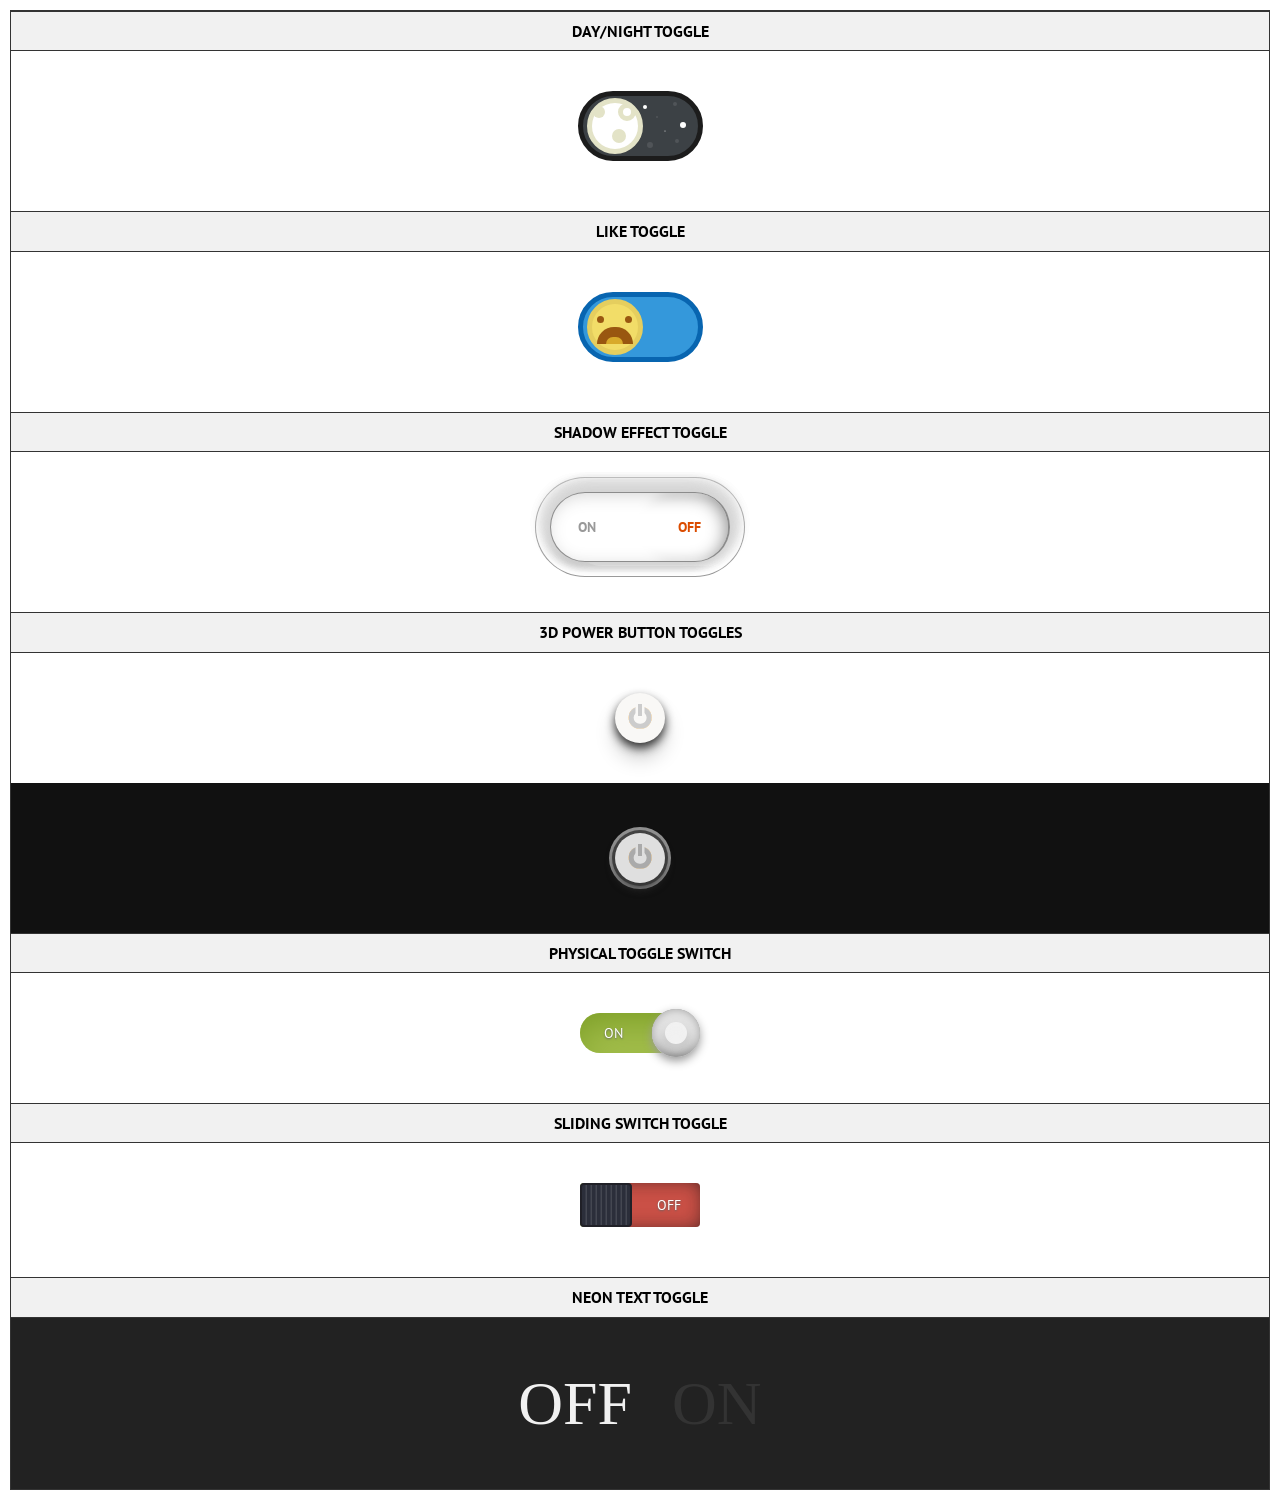
<file: toggle/index.html>
﻿<!DOCTYPE html>
<html lang="en">
<head>
    <meta charset="UTF-8">
    <title>几种toggle开关css3样式</title>

    <link rel="stylesheet" href="css/normalize.min.css">
    <link rel="stylesheet" href="css/style.css">

</head>
<body>

    <h2 class="headingOuter">Day/Night Toggle</h2>
    <div class="toggle toggle--daynight">
        <input type="checkbox" id="toggle--daynight" class="toggle--checkbox">
        <label class="toggle--btn" for="toggle--daynight"><span class="toggle--feature"></span></label>
    </div>

    <!-- Inspiration – https://dribbble.com/shots/1836048-Emojis-Pt-1?list=searches&offset=3 -->
    <h2 class="headingOuter">Like Toggle</h2>
    <div class="toggle toggle--like">
        <input type="checkbox" id="toggle--like" class="toggle--checkbox">
        <label class="toggle--btn" for="toggle--like"><span class="toggle--feature"></span></label>
    </div>

    <!-- Inspiration – https://dribbble.com/shots/408190-Quick-Setting-Toggles?list=searches&tag=toggle_button&offset=0 -->
    <h2 class="headingOuter">Shadow Effect Toggle</h2>
    <div class="toggle toggle--text">
        <input type="checkbox" id="toggle--text" class="toggle--checkbox">
        <label class="toggle--btn" for="toggle--text" data-label-on="on" data-label-off="off"></label>
    </div>

    <!-- Inspiration – https://dribbble.com/shots/712038-Button?list=searches&tag=toggle_buttons&offset=23 -->
    <h2 class="headingOuter">3d Power button toggles</h2>
    <div class="toggle toggle--push">
        <input type="checkbox" id="toggle--push" class="toggle--checkbox">
        <label class="toggle--btn" for="toggle--push" data-label-on="on" data-label-off="off"></label>
    </div>
    <div class="toggle toggle--push toggle--push--glow">
        <input type="checkbox" id="toggle--push--glow" class="toggle--checkbox">
        <label class="toggle--btn" for="toggle--push--glow" data-label-on="on" data-label-off="off"></label>
    </div>

    <!-- Inspiration – https://dribbble.com/shots/525358-Buttons-Lights-Shadows?list=searches&tag=toggle_button&offset=10 -->
    <h2 class="headingOuter">Physical Toggle Switch</h2>
    <div class="toggle toggle--knob">
        <input type="checkbox" id="toggle--knob" class="toggle--checkbox">
        <label class="toggle--btn" for="toggle--knob"><span class="toggle--feature" data-label-on="on" data-label-off="off"></span></label>
    </div>

    <!-- Inspiration – https://dribbble.com/shots/96984-MIT-Sloan-iPad-App-High-Resolution?list=searches&tag=toggle&offset=11 -->
    <h2 class="headingOuter">Sliding Switch Toggle</h2>
    <div class="toggle toggle--switch">
        <input type="checkbox" id="toggle--switch" class="toggle--checkbox">
        <label class="toggle--btn" for="toggle--switch"><span class="toggle--feature" data-label-on="on" data-label-off="off"></span></label>
    </div>

    <!-- Inspiration – https://codepen.io/NobodyRocks/pen/qzfoc -->
    <h2 class="headingOuter">Neon Text toggle</h2>
    <div class="toggle toggle--neon">
        <input type="checkbox" id="toggle--neon" class="toggle--checkbox">
        <label class="toggle--btn" for="toggle--neon" data-label-on="on" data-label-off="off"></label>
    </div>
 
</body>
</html>
</file>
<file: cssHover3/css/style.css>
@charset "utf-8";
/* CSS Document */
body{ background:#fff;}

#container{ width:1220px; margin: 0 auto;}
#container li{ position:relative;width: 400px;height: 260px; text-align: center; margin:10px 10px 10px 0; float: left; overflow: hidden;}
#container li p{ height:100%; width: 100%; 
       position: absolute; 
	   left: 0; top: -100%; 
	   color: #ffffff;
        z-index: 2; 
		
		display: table;
		_position: relative;}
#container li .img{ width: 400px; height: 260px; display: block;
        -moz-transition:.5s ease-in;
        -webkit-transition:.5s ease-in;
        -o-transition:.5s ease-in;
        -ms-transition:.5s ease-in;
        transition:.5s ease-in;}
#container li:hover .img{ transform:scale(1.1,1.1);-moz-transform:scale(1.1,1.1);-webkit-transform:scale(1.1,1.1);-o-transform:scale(1.1,1.1)}
#container li p i{ width: 100%; height: 100%; display: block; position: absolute; left: 0; top: 0;z-index: -1;background: #000000; opacity: 0.8; -moz-opacity:0.8; filter:alpha(opacity=80);  }
#container li p span{ display: block; line-height: 24px; font-size: 14px; padding:20px; color:#999; box-sizing:border-box;text-align:center;display: table-cell; 
		vertical-align: middle;_position:absolute;
		_top:50%;
		_left:50%;
}
</file>
<file: cssHoverAll/custom.css>
body {
    width: 90%;
    background-color: #fff;
    font-family: 'Montserrat', sans-serif;
    font-size: 150%;
    padding-top: 70px;
}
p {
    font-family: 'Roboto Condensed', sans-serif;
}
.he_grid {
    width: 760px;
    margin: 10px auto;
    
}
.he_grid > div {
    float: left;
}
.he_grid > div > div {
    margin: 10px;
}
.he_grid > div > h3 {
    text-align: center;  
}
img.he_line {
    float: left;
    margin: 20px 180px;
    clear: both;
}

ul.menu {
    width: 98%;
    padding: 0;
    margin: 0 auto; 
}


/* --- clearfix --- */ 
.e_cf:before,
.e_cf:after {
    content: " "; /* 1 */
    display: table; /* 2 */
}

.e_cf:after {
    clear: both;
}

/**
 * For IE 6/7 only
 */
.e_cf {
    *zoom: 1;
}
</file>
<file: gridLoading/css/default.css>
/* General Demo Style */
@import url(https://fonts.googleapis.com/css?family=Open+Sans:300,400,600&subset=latin,latin-ext);

@font-face {
	font-family: 'codropsicons';
	src:url('../fonts/codropsicons/codropsicons.eot');
	src:url('../fonts/codropsicons/codropsicons.eot?#iefix') format('embedded-opentype'),
		url('../fonts/codropsicons/codropsicons.woff') format('woff'),
		url('../fonts/codropsicons/codropsicons.ttf') format('truetype'),
		url('../fonts/codropsicons/codropsicons.svg#codropsicons') format('svg');
	font-weight: normal;
	font-style: normal;
}

*, *:after, *:before { -webkit-box-sizing: border-box; -moz-box-sizing: border-box; box-sizing: border-box; }
body, html { font-size: 100%; padding: 0; margin: 0;}

/* Clearfix hack by Nicolas Gallagher: http://nicolasgallagher.com/micro-clearfix-hack/ */
.clearfix:before, .clearfix:after { content: " "; display: table; }
.clearfix:after { clear: both; }

body {
	font-family: 'Lato', Calibri, Arial, sans-serif;
	color: #6b7381;
	background: #f2f2f2;
}

a {
	color: #aaa;
	text-decoration: none;
}

a:hover,
a:active {
	color: #333;
}

/* Header Style */
.container > header {
	margin: 0 auto;
	padding: 2em;
}

.container > header {
	text-align: center;
	background: rgba(0,0,0,0.01);
}

.container > header h1 {
	font-size: 2.625em;
	line-height: 1.3;
	margin: 0;
	font-weight: 300;
}

.container > header span {
	display: block;
	font-size: 60%;
	opacity: 0.8;
	padding: 0 0 0.6em 0.1em;
}

/* To Navigation Style */
.codrops-top {
	background: #fff;
	background: rgba(255, 255, 255, 0.8);
	text-transform: uppercase;
	width: 100%;
	font-size: 0.69em;
	line-height: 2.2;
}

.codrops-top a {
	padding: 0 1em;
	letter-spacing: 0.1em;
	color: #6b7381;
	display: inline-block;
}

.codrops-top a:hover {
	color: #424b5a;
	background: rgba(255,255,255,1);
}

.codrops-top span.right {
	float: right;
}

.codrops-top span.right a {
	float: left;
	display: block;
}

.codrops-icon:before {
	font-family: 'codropsicons';
	margin: 0 4px;
	speak: none;
	font-style: normal;
	font-weight: normal;
	font-variant: normal;
	text-transform: none;
	line-height: 1;
	-webkit-font-smoothing: antialiased;
}

.codrops-icon-drop:before {
	content: "\e001";
}

.codrops-icon-prev:before {
	content: "\e004";
}

/* Demo Buttons Style */
.codrops-demos {
	padding-top: 1em;
	font-size: 0.9em;
}

.codrops-demos a {
	display: inline-block;
	margin: 0.5em;
	padding: 0.7em 1.1em;
	border: 3px solid #6b7381;
	color: #6b7381;
	font-weight: 700;
}

.codrops-demos a:hover,
.codrops-demos a.current-demo,
.codrops-demos a.current-demo:hover {
	opacity: 0.6;
}

@media screen and (max-width: 25em) {

	.codrops-icon span {
		display: none;
	}

}
</file>
<file: gridLoading/css/component.css>
.grid {
	max-width: 69em;
	list-style: none;
	margin: 30px auto;
	padding: 0;
}

.grid li {
	display: block;
	float: left;
	padding: 7px;
	width: 33%;
	opacity: 0;
}

.grid li.shown,
.no-js .grid li,
.no-cssanimations .grid li {
	opacity: 1;
}

.grid li a,
.grid li img {
	outline: none;
	border: none;
	display: block;
	max-width: 100%;
}

/* Effect 1: opacity */
.grid.effect-1 li.animate {
	-webkit-animation: fadeIn 0.65s ease forwards;
	-moz-animation: fadeIn 0.65s ease forwards;
	animation: fadeIn 0.65s ease forwards;
}

@-webkit-keyframes fadeIn {
	to { opacity: 1; }
}

@-moz-keyframes fadeIn {
	to { opacity: 1; }
}

@keyframes fadeIn {
	to { opacity: 1; }
}

/* Effect 2: Move Up */
.grid.effect-2 li.animate {
	-webkit-transform: translateY(200px);
	-moz-transform: translateY(200px);
	transform: translateY(200px);
	-webkit-animation: moveUp 0.65s ease forwards;
	-moz-animation: moveUp 0.65s ease forwards;
	animation: moveUp 0.65s ease forwards;
}

@-webkit-keyframes moveUp {
	to { -webkit-transform: translateY(0); opacity: 1; }
}

@-moz-keyframes moveUp {
	to { -moz-transform: translateY(0); opacity: 1; }
}

@keyframes moveUp {
	to { transform: translateY(0); opacity: 1; }
}

/* Effect 3: Scale up */
.grid.effect-3 li.animate {
	-webkit-transform: scale(0.6);
	-moz-transform: scale(0.6);
	transform: scale(0.6);
	-webkit-animation: scaleUp 0.65s ease-in-out forwards;
	-moz-animation: scaleUp 0.65s ease-in-out forwards;
	animation: scaleUp 0.65s ease-in-out forwards;
}

@-webkit-keyframes scaleUp {
	to { -webkit-transform: scale(1); opacity: 1; }
}

@-moz-keyframes scaleUp {
	to { -moz-transform: scale(1); opacity: 1; }
}

@keyframes scaleUp {
	to { transform: scale(1); opacity: 1; }
}

/* Effect 4: fall perspective */
.grid.effect-4 {
	-webkit-perspective: 1300px;
	-moz-perspective: 1300px;
	perspective: 1300px;
}

.grid.effect-4 li.animate {
	-webkit-transform-style: preserve-3d;
	-moz-transform-style: preserve-3d;
	transform-style: preserve-3d;
	-webkit-transform: translateZ(400px) translateY(300px) rotateX(-90deg);
	-moz-transform: translateZ(400px) translateY(300px) rotateX(-90deg);
	transform: translateZ(400px) translateY(300px) rotateX(-90deg);
	-webkit-animation: fallPerspective .8s ease-in-out forwards;
	-moz-animation: fallPerspective .8s ease-in-out forwards;
	animation: fallPerspective .8s ease-in-out forwards;
}

@-webkit-keyframes fallPerspective {
	100% { -webkit-transform: translateZ(0px) translateY(0px) rotateX(0deg); opacity: 1; }
}

@-moz-keyframes fallPerspective {
	100% { -moz-transform: translateZ(0px) translateY(0px) rotateX(0deg); opacity: 1; }
}

@keyframes fallPerspective {
	100% { transform: translateZ(0px) translateY(0px) rotateX(0deg); opacity: 1; }
}

/* Effect 5: fly (based on http://lab.hakim.se/scroll-effects/ by @hakimel) */
.grid.effect-5 {
	-webkit-perspective: 1300px;
	-moz-perspective: 1300px;
	perspective: 1300px;
}

.grid.effect-5 li.animate {
	-webkit-transform-style: preserve-3d;
	-moz-transform-style: preserve-3d;
	transform-style: preserve-3d;
	-webkit-transform-origin: 50% 50% -300px;
	-moz-transform-origin: 50% 50% -300px;
	transform-origin: 50% 50% -300px;
	-webkit-transform: rotateX(-180deg);
	-moz-transform: rotateX(-180deg);
	transform: rotateX(-180deg);
	-webkit-animation: fly .8s ease-in-out forwards;
	-moz-animation: fly .8s ease-in-out forwards;
	animation: fly .8s ease-in-out forwards;
}

@-webkit-keyframes fly {
	100% { -webkit-transform: rotateX(0deg); opacity: 1; }
}

@-moz-keyframes fly {
	100% { -moz-transform: rotateX(0deg); opacity: 1; }
}

@keyframes fly {
	100% { transform: rotateX(0deg); opacity: 1; }
}

/* Effect 6: flip (based on http://lab.hakim.se/scroll-effects/ by @hakimel) */
.grid.effect-6 {
	-webkit-perspective: 1300px;
	-moz-perspective: 1300px;
	perspective: 1300px;
}

.grid.effect-6 li.animate {
	-webkit-transform-style: preserve-3d;
	-moz-transform-style: preserve-3d;
	transform-style: preserve-3d;
	-webkit-transform-origin: 0% 0%;
	-moz-transform-origin: 0% 0%;
	transform-origin: 0% 0%;
	-webkit-transform: rotateX(-80deg);
	-moz-transform: rotateX(-80deg);
	transform: rotateX(-80deg);
	-webkit-animation: flip .8s ease-in-out forwards;
	-moz-animation: flip .8s ease-in-out forwards;
	animation: flip .8s ease-in-out forwards;
}

@-webkit-keyframes flip {
	100% { -webkit-transform: rotateX(0deg); opacity: 1; }
}

@-moz-keyframes flip {
	100% { -moz-transform: rotateX(0deg); opacity: 1; }
}

@keyframes flip {
	100% { transform: rotateX(0deg); opacity: 1; }
}

/* Effect 7: helix (based on http://lab.hakim.se/scroll-effects/ by @hakimel) */
.grid.effect-7 {
	-webkit-perspective: 1300px;
	-moz-perspective: 1300px;
	perspective: 1300px;
}

.grid.effect-7 li.animate {
	-webkit-transform-style: preserve-3d;
	-moz-transform-style: preserve-3d;
	transform-style: preserve-3d;
	-webkit-transform: rotateY(-180deg);
	-moz-transform: rotateY(-180deg);
	transform: rotateY(-180deg);
	-webkit-animation: helix .8s ease-in-out forwards;
	-moz-animation: helix .8s ease-in-out forwards;
	animation: helix .8s ease-in-out forwards;
}

@-webkit-keyframes helix {
	100% { -webkit-transform: rotateY(0deg); opacity: 1; }
}

@-moz-keyframes helix {
	100% { -moz-transform: rotateY(0deg); opacity: 1; }
}

@keyframes helix {
	100% { transform: rotateY(0deg); opacity: 1; }
}

/* Effect 8:  */
.grid.effect-8 {
	-webkit-perspective: 1300px;
	-moz-perspective: 1300px;
	perspective: 1300px;
}

.grid.effect-8 li.animate {
	-webkit-transform-style: preserve-3d;
	-moz-transform-style: preserve-3d;
	transform-style: preserve-3d;
	-webkit-transform: scale(0.4);
	-moz-transform: scale(0.4);
	transform: scale(0.4);
	-webkit-animation: popUp .8s ease-in forwards;
	-moz-animation: popUp .8s ease-in forwards;
	animation: popUp .8s ease-in forwards;
}

@-webkit-keyframes popUp {
	70% { -webkit-transform: scale(1.1); opacity: .8; -webkit-animation-timing-function: ease-out; }
	100% { -webkit-transform: scale(1); opacity: 1; }
}

@-moz-keyframes popUp {
	70% { -moz-transform: scale(1.1); opacity: .8; -moz-animation-timing-function: ease-out; }
	100% { -moz-transform: scale(1); opacity: 1; }
}

@keyframes popUp {
	70% { transform: scale(1.1); opacity: .8; animation-timing-function: ease-out; }
	100% { transform: scale(1); opacity: 1; }
}

@media screen and (max-width: 900px) {
	.grid li {
		width: 50%;
	}
}

@media screen and (max-width: 400px) {
	.grid li {
		width: 100%;
	}
}
</file>
<file: photo/koala.css>
@CHARSET "UTF-8";
html,
body {
  margin: 0;
  height: 100%;
  width: 100%;
  font-size: 14px;
  font-family: "Helvetica Neue",Helvetica,Arial,Sans-serif;
  font-weight: 300;
  text-align: center;
  cursor: default;

  -webkit-user-select: none;
  -khtml-user-select: none;
  -moz-user-select: none;
  -o-user-select: none;
  user-select: none;

  -ms-touch-action: none;
}

div {
  cursor: inherit;
}

a {
  color: steelBlue;
  text-decoration: none;
}

a:hover {
  text-decoration: underline;
}

#center {
  position: relative;
  height: 100%;
  width: 512px;
  margin: 0 auto;
}

#cont {
  position: absolute;
  top: 50%;
  margin-top: -270px;
  width:  512px;
  height: 570px;
}

#dot {
  width:  512px;
  height: 512px;
}

svg,
circle {
  pointer-events: none;
}

#next {
  padding-top: 30px;
}

#next input {
  width: 480px;
  border: 1px solid #ccc;
  outline: none;
}

#next .err {
  color: red;
}

#footer {
  position: fixed;
  bottom: 0;
  left: 0;
  right: 0;
  padding-top: 18px;
  padding-bottom: 2px;
  background: -webkit-gradient(linear, left bottom, left top, from(rgba(255, 255, 255, 1)), to(rgba(255, 255, 255, 0)));
  background: -moz-linear-gradient(bottom, rgba(255, 255, 255, 1), rgba(255, 255, 255, 0));
}

div.not-found {
  text-align: center;
  margin-top: 200px;
  font-size: 32px;
}
</file>
<file: toggle/css/style.css>
@import url(https://fonts.googleapis.com/css?family=Francois+One);
@import url(https://fonts.googleapis.com/css?family=PT+Sans);
@font-face {
  font-family: 'Audiowide';
  font-style: normal;
  font-weight: 400;
  src: local("Audiowide"), local("Audiowide-Regular"), url(http://themes.googleusercontent.com/static/fonts/audiowide/v2/8XtYtNKEyyZh481XVWfVOj8E0i7KZn-EPnyo3HZu7kw.woff) format("woff");
}
body {
  font-size: 62.5%;
  background-color: #fff;
  margin: 10px;
  border: 1px solid #333;
}

*,
*::before,
*::after {
  box-sizing: border-box;
}

h1, h2, h3 {
  font-family: 'PT Sans', sans-serif;
  text-transform: uppercase;
}

h1 {
  font-size: 2.4em;
  background-color: #292929;
  text-align: center;
  padding: 20px;
  margin: 0;
  color: #fff;
}
h1 a {
  display: block;
  margin-top: 10px;
  text-transform: none;
  color: #aaa;
  font-size: 16px;
  text-decoration: none;
}

.headingOuter {
  background: #f1f1f1;
  text-align: center;
  margin-top: 50px;
  margin-bottom: 0;
  padding: 10px;
  border-top: 1px solid #333;
  border-bottom: 1px solid #333;
  font-size: 1.6em;
}
.headingOuter:first-child {
  margin-top: 0;
}
h1 + .headingOuter {
  margin-top: 0;
}

/* =====================================================
   Some defaults across all toggle demos
   ===================================================== */
.toggle {
  display: block;
  text-align: center;
  margin-top: 40px;
  user-select: none;
}

.toggle--checkbox {
  display: none;
}

.toggle--btn {
  display: block;
  margin: 0 auto;
  font-size: 1.4em;
  transition: all 350ms ease-in;
}
.toggle--btn:hover {
  cursor: pointer;
}

.toggle--btn, .toggle--btn:before, .toggle--btn:after,
.toggle--checkbox,
.toggle--checkbox:before,
.toggle--checkbox:after,
.toggle--feature,
.toggle--feature:before,
.toggle--feature:after {
  transition: all 250ms ease-in;
}
.toggle--btn:before, .toggle--btn:after,
.toggle--checkbox:before,
.toggle--checkbox:after,
.toggle--feature:before,
.toggle--feature:after {
  content: '';
  display: block;
}

/* ===================================================
   Day/Night and Gender toggle buttons
   =================================================== */
.toggle--daynight .toggle--btn,
.toggle--like .toggle--btn {
  position: relative;
  height: 70px;
  width: 125px;
  border-radius: 70px;
}
.toggle--daynight .toggle--btn:before,
.toggle--like .toggle--btn:before {
  position: absolute;
  top: 2px;
  left: 4px;
  width: 56px;
  height: 56px;
  border-radius: 50%;
}

.toggle--daynight .toggle--btn {
  border: 5px solid #1c1c1c;
  background-color: #3c4145;
}
.toggle--daynight .toggle--btn:before {
  background-color: #fff;
  border: 5px solid #e3e3c7;
}
.toggle--daynight .toggle--btn:after {
  position: absolute;
  top: 62%;
  left: 39px;
  z-index: 10;
  width: 11.2px;
  height: 11.2px;
  opacity: 0;
  background-color: #fff;
  border-radius: 50%;
  box-shadow: #fff 0 0, #fff 3px 0, #fff 6px 0, #fff 9px 0, #fff 11px 0, #fff 14px 0, #fff 16px 0, #fff 21px -1px 0 1px, #fff 16px -7px 0 -2px, #fff 7px -7px 0 1px, #d3d3d3 0 0 0 4px, #d3d3d3 6px 0 0 4px, #d3d3d3 11px 0 0 4px, #d3d3d3 16px 0 0 4px, #d3d3d3 21px -1px 0 5px, #d3d3d3 16px -7px 0 1px, #d3d3d3 7px -7px 0 5px;
  transition: opacity 100ms ease-in;
}
@keyframes starry_star {
  50% {
    background-color: rgba(255, 255, 255, 0.1);
    box-shadow: #fff 30px -3px 0 0, #fff 12px 10px 0 -1px, rgba(255, 255, 255, 0.1) 38px 18px 0 1px, #fff 32px 34px 0 0, rgba(255, 255, 255, 0.1) 20px 24px 0 -1.5px, #fff 5px 38px 0 1px;
  }
}
@keyframes bounceIn {
  0% {
    opacity: 0;
    transform: scale(0.3);
  }
  50% {
    opacity: 100;
    transform: scale(1.1);
  }
  55% {
    transform: scale(1.1);
  }
  75% {
    transform: scale(0.9);
  }
  100% {
    opacity: 100;
    transform: scale(1);
  }
}
.toggle--daynight .toggle--feature {
  display: block;
  position: absolute;
  top: 9px;
  left: 52.5%;
  z-index: 20;
  width: 4px;
  height: 4px;
  border-radius: 50%;
  background-color: #fff;
  box-shadow: rgba(255, 255, 255, 0.1) 30px -3px 0 0, rgba(255, 255, 255, 0.1) 12px 10px 0 -1px, #fff 38px 18px 0 1px, rgba(255, 255, 255, 0.1) 32px 34px 0 0, #fff 20px 24px 0 -1.5px, rgba(255, 255, 255, 0.1) 5px 38px 0 1px;
  animation: starry_star 5s ease-in-out infinite;
}
.toggle--daynight .toggle--feature:before {
  position: absolute;
  top: -2px;
  left: -25px;
  width: 18px;
  height: 18px;
  background-color: #fff;
  border-radius: 50%;
  border: 5px solid #e3e3c7;
  box-shadow: #e3e3c7 -28px 0 0 -3px, #e3e3c7 -8px 24px 0 -2px;
  transform-origin: -6px 130%;
}
.toggle--daynight .toggle--checkbox:checked + .toggle--btn {
  background-color: #9ee3fb;
  border: 5px solid #86c3d7;
}
.toggle--daynight .toggle--checkbox:checked + .toggle--btn:before {
  left: 55px;
  background-color: #ffdf6d;
  border: 5px solid #e1c348;
}
.toggle--daynight .toggle--checkbox:checked + .toggle--btn:after {
  opacity: 100;
  animation-name: bounceIn;
  animation-duration: 0.60s;
  animation-delay: 0.10s;
  animation-fill-mode: backwards;
  animation-timing-function: ease-in-out;
}
.toggle--daynight .toggle--checkbox:checked + .toggle--btn > .toggle--feature {
  opacity: 0;
  box-shadow: rgba(255, 255, 255, 0.1) 30px -3px 0 -4px, rgba(255, 255, 255, 0.1) 12px 10px 0 -5px, #fff 38px 18px 0 -3px, rgba(255, 255, 255, 0.1) 32px 34px 0 -4px, #fff 20px 24px 0 -5.5px, rgba(255, 255, 255, 0.1) 5px 38px 0 -3px;
  animation: none;
}
.toggle--daynight .toggle--checkbox:checked + .toggle--btn > .toggle--feature:before {
  left: 25px;
  transform: rotate(70deg);
}

/* ==================================================
   Like specific styling
   ================================================== */
.toggle--like {
  position: relative;
}
.toggle--like .toggle--btn {
  border: 5px solid #0865B0;
  background-color: #3498db;
}
.toggle--like .toggle--btn:before {
  background-color: #f2dd68;
  border: 5px solid #e5ce5e;
}
.toggle--like .toggle--feature {
  position: absolute;
  left: 14px;
  top: 32%;
  width: 7px;
  height: 7px;
  border-radius: 50%;
  background-color: #995710;
  box-shadow: 28px 0 0 0 #995710;
}
.toggle--like .toggle--feature:before {
  position: absolute;
  left: 0;
  top: 11px;
  width: 36px;
  height: 17px;
  background-color: #995710;
  border-radius: 36px 36px 0 0;
}
.toggle--like .toggle--feature:after {
  position: absolute;
  left: 9px;
  top: 21px;
  width: 17px;
  height: 7px;
  background-color: #d8aa2b;
  border-radius: 17px 17px 0 0;
}
.toggle--like .toggle--checkbox:checked + .toggle--btn {
  background-color: #e25d5d;
  border: 5px solid #AD1000;
}
.toggle--like .toggle--checkbox:checked + .toggle--btn:before {
  transform: translate(51px, 0);
}
.toggle--like .toggle--checkbox:checked + .toggle--btn .toggle--feature {
  transform: translate(53px, 0);
}
.toggle--like .toggle--checkbox:checked + .toggle--btn .toggle--feature:before {
  border-radius: 0 0 36px 36px;
  top: 11px;
}
.toggle--like .toggle--checkbox:checked + .toggle--btn .toggle--feature:after {
  top: 21px;
  border-radius: 50%/50%;
}

/* ====================================================
   Text toggle button
   ==================================================== */
.toggle--text .toggle--btn {
  position: relative;
  width: 180px;
  height: 70px;
  font-family: 'PT Sans', Sans Serif;
  text-transform: uppercase;
  font-weight: bold;
  border-radius: 40px;
  border: 1px solid #8c8c8c;
  border-right: 2px solid #8c8c8c;
  box-shadow: inset 90px 0 10px rgba(255, 255, 255, 0.6), inset -3px 3px 18px -2px #8c8c8c, 0 0 15px #ccc, 0px -5px 16px 1px #ddd, -5px -5px 16px 1px #ddd, 5px -5px 16px 1px #ddd, -5px -5px 16px 1px #ddd, 5px -5px 16px 1px #ddd, 17px 9px 0 -5px rgba(255, 255, 255, 0.6), -3px 6px 12px -7px #000, 0 0 0 14px #fff, 0 0 0 15px #999;
}
.toggle--text .toggle--btn:before, .toggle--text .toggle--btn:after {
  position: absolute;
  top: 50%;
  transform: translateY(-50%);
}
.toggle--text .toggle--btn:before {
  content: attr(data-label-on);
  left: 15%;
  color: #999;
}
.toggle--text .toggle--btn:after {
  content: attr(data-label-off);
  right: 15%;
  color: #db4c00;
}
.toggle--text .toggle--checkbox:checked + .toggle--btn {
  border-left: 2px solid #8c8c8c;
  border-right: 1px solid #8c8c8c;
  box-shadow: inset 90px 0 10px rgba(255, 255, 255, 0), inset 3px 3px 18px -2px #8c8c8c, 0 0 15px #ccc, 0px -5px 16px 1px #ddd, -5px -5px 16px 1px #ddd, 5px -5px 16px 1px #ddd, -5px -5px 16px 1px #ddd, 5px -5px 16px 1px #ddd, -17px 9px 0 -5px rgba(255, 255, 255, 0.6), 3px 6px 12px -7px #000, 0 0 0 14px #fff, 0 0 0 15px #999;
}
.toggle--text .toggle--checkbox:checked + .toggle--btn:before {
  color: #db4c00;
}
.toggle--text .toggle--checkbox:checked + .toggle--btn:after {
  color: #999;
}

/* =====================================================
   Toggle - knob button style
   ===================================================== */
.toggle--knob .toggle--btn {
  position: relative;
  width: 120px;
  height: 40px;
  font-family: 'PT Sans', Sans Serif;
  text-transform: uppercase;
  color: #fff;
  background: #a4bf4d;
  box-shadow: inset 0 20px 40px -10px #7b9d25;
  border-radius: 40px;
}
.toggle--knob .toggle--btn:before {
  display: block;
  position: absolute;
  top: 50%;
  left: 60%;
  transform: translateY(-50%);
  width: 48px;
  height: 48px;
  border-radius: 50%;
  background: #f1f1f1;
  box-shadow: 0 4px 10px 0 #999, inset 0 10px 10px 8px rgba(241, 241, 241, 0.6), inset 0 0 8px 0px #333, inset 0 0 0 13px #ccc, inset 0 0 0 14px #f1f1f1;
  text-indent: -100%;
}
.toggle--knob .toggle--feature {
  position: relative;
  display: block;
  overflow: hidden;
  height: 40px;
  text-shadow: 0 1px 2px #666;
}
.toggle--knob .toggle--feature:before, .toggle--knob .toggle--feature:after {
  position: absolute;
  top: 50%;
  transform: translateY(-50%);
}
.toggle--knob .toggle--feature:before {
  content: attr(data-label-on);
  left: 20%;
}
.toggle--knob .toggle--feature:after {
  content: attr(data-label-off);
  right: -60%;
}
.toggle--knob .toggle--checkbox:checked + .toggle--btn {
  background: #a2a2a2;
  box-shadow: inset 0 20px 40px -10px #7e7e7e;
}
.toggle--knob .toggle--checkbox:checked + .toggle--btn:before {
  left: 0;
}
.toggle--knob .toggle--checkbox:checked + .toggle--btn .toggle--feature:before {
  left: -60%;
}
.toggle--knob .toggle--checkbox:checked + .toggle--btn .toggle--feature:after {
  right: 20%;
}

/* =====================================================
   Toggle - switch stylee
   ===================================================== */
.toggle--switch .toggle--btn {
  position: relative;
  width: 120px;
  height: 44px;
  font-family: 'PT Sans', Sans Serif;
  text-transform: uppercase;
  color: #fff;
  background: linear-gradient(90deg, #a4bf4d 0%, #a4bf4d 50%, #ca5046 50%, #ca5046 200%);
  background-position: -80px 0;
  background-size: 200% 100%;
  box-shadow: inset 0 0px 22px -8px #111;
}
.toggle--switch .toggle--btn, .toggle--switch .toggle--btn:before {
  border-radius: 4px;
}
.toggle--switch .toggle--btn:before {
  display: block;
  position: absolute;
  top: 50%;
  left: 0;
  transform: translateY(-50%);
  width: 52px;
  height: 44px;
  border: 2px solid #202027;
  background-image: linear-gradient(90deg, transparent 50%, rgba(255, 255, 255, 0.15) 100%);
  background-color: #2b2e3a;
  background-size: 5px 5px;
  text-indent: -100%;
}
.toggle--switch .toggle--feature {
  position: relative;
  display: block;
  overflow: hidden;
  height: 44px;
  text-shadow: 0 1px 2px #666;
}
.toggle--switch .toggle--feature:before, .toggle--switch .toggle--feature:after {
  position: absolute;
  top: 50%;
  transform: translateY(-50%);
}
.toggle--switch .toggle--feature:before {
  content: attr(data-label-on);
  left: -60%;
}
.toggle--switch .toggle--feature:after {
  content: attr(data-label-off);
  right: 16%;
}
.toggle--switch .toggle--checkbox:checked + .toggle--btn {
  background-position: 0 0;
}
.toggle--switch .toggle--checkbox:checked + .toggle--btn:before {
  left: calc(100% - 52px);
}
.toggle--switch .toggle--checkbox:checked + .toggle--btn .toggle--feature:before {
  left: 20%;
}
.toggle--switch .toggle--checkbox:checked + .toggle--btn .toggle--feature:after {
  right: -60%;
}

/* ======================================================
   Push button toggle
   ====================================================== */
.toggle--push .toggle--btn {
  position: relative;
  width: 50px;
  height: 50px;
  background-color: #f9f8f6;
  border-radius: 50%;
  box-shadow: 0 5px 10px 0px #333, 0 15px 20px 0px #cccccc;
}
.toggle--push .toggle--btn, .toggle--push .toggle--btn:before, .toggle--push .toggle--btn:after {
  transition-duration: 150ms;
}
.toggle--push .toggle--btn:before {
  position: absolute;
  left: 50%;
  top: 50%;
  transform: translate(-50%, -50%);
  width: 22.72727px;
  height: 22.72727px;
  border-radius: 50%;
  background-color: #FF9900;
  box-shadow: inset 0 0 0 5px #ccc, inset 0 0 0 14px #f9f8f6;
}
.toggle--push .toggle--btn:after {
  position: absolute;
  left: 50%;
  top: 35%;
  transform: translate(-50%, -50%);
  width: 4px;
  height: 12px;
  background-color: #ccc;
  box-shadow: 0 0 0 2.5px #f9f8f6;
}
.toggle--push .toggle--btn:hover:before {
  box-shadow: inset 0 0 0 5px #b3b3b3, inset 0 0 0 14px #f9f8f6;
}
.toggle--push .toggle--btn:hover:after {
  background-color: #b3b3b3;
}
.toggle--push .toggle--checkbox:checked + .toggle--btn {
  box-shadow: 0 2px 5px 0px gray, 0 15px 20px 0px transparent;
}
.toggle--push .toggle--checkbox:checked + .toggle--btn:before {
  box-shadow: inset 0 0 0 5px #FF9900, inset 0 0 0 14px #f9f8f6;
}
.toggle--push .toggle--checkbox:checked + .toggle--btn:after {
  background-color: #FF9900;
}

.toggle--push--glow {
  background: #111;
  padding: 50px 0;
  margin-bottom: -50px;
}
.toggle--push--glow .toggle--btn {
  background-color: #dfdfdf;
  box-shadow: 0 5px 10px 0px #333, 0 0 0 3px #444444, 0 0 8px 2px transparent, 0 0 0 6px #919191;
}
.toggle--push--glow .toggle--btn:before {
  box-shadow: inset 0 0 0 5px #aaa, inset 0 0 0 14px #dfdfdf;
}
.toggle--push--glow .toggle--btn:after {
  background-color: #aaa;
  box-shadow: 0 0 0 2.5px #dfdfdf;
}
.toggle--push--glow .toggle--btn:hover:before {
  box-shadow: inset 0 0 0 5px #777777, inset 0 0 0 14px #dfdfdf;
}
.toggle--push--glow .toggle--btn:hover:after {
  background-color: #777777;
}
.toggle--push--glow .toggle--checkbox:checked + .toggle--btn {
  box-shadow: 0 0px 8px 0 #0072ad, 0 0 0 3px #0094e0, 0 0 30px 0 #0094e0, 0 0 0 6px #777777;
}
.toggle--push--glow .toggle--checkbox:checked + .toggle--btn:before {
  box-shadow: inset 0 0 0 5px #0094e0, inset 0 0 0 14px #dfdfdf;
}
.toggle--push--glow .toggle--checkbox:checked + .toggle--btn:after {
  background-color: #0094e0;
}

/* ======================================================
   Neon toggle
   ====================================================== */
@keyframes neon {
  0% {
    text-shadow: 0 0 10px #fff, 0 0 15px  #fff, 0 0 25px  #fff, 0 0 40px  #FF9900, 0 0 70px  #FF9900, 0 0 90px  #FF9900, 0 0 90px  #FF9900;
  }
  100% {
    text-shadow: 0 0 5px #fff, 0 0 10px #fff, 0 0 15px #fff, 0 0 20px #FF9900, 0 0 35px #FF9900, 0 0 40px #FF9900, 0 0 50px #FF9900;
  }
}
.toggle--neon {
  background-color: #222;
  margin-top: 0;
  padding: 50px 0;
}
.toggle--neon .toggle--btn {
  font-family: Audiowide;
  text-transform: uppercase;
  font-size: 6.2em;
  color: #333;
  text-shadow: 0 0 10px transparent, 0 0 15px  transparent, 0 0 25px  transparent, 0 0 40px  transparent, 0 0 70px  transparent, 0 0 90px  transparent, 0 0 90px  transparent;
}
.toggle--neon .toggle--btn:before, .toggle--neon .toggle--btn:after {
  display: inline-block;
  margin: 0 20px;
  transition: all 220ms ease-in-out;
}
.toggle--neon .toggle--btn:before {
  content: attr(data-label-off);
  animation: neon 1.5s ease-in-out infinite alternate;
  animation-delay: 90ms;
  color: #f1f1f1;
}
.toggle--neon .toggle--btn:after {
  content: attr(data-label-on);
}
.toggle--neon .toggle--checkbox:checked + .toggle--btn:before {
  animation: none;
  color: #333;
}
.toggle--neon .toggle--checkbox:checked + .toggle--btn:after {
  animation: neon 1.5s ease-in-out infinite alternate;
  animation-delay: 90ms;
  color: #f1f1f1;
}
</file>
<file: cssHover/css/demo.css>
body, html { font-size: 100%; 	padding: 0; margin: 0;}
/* Clearfix hack by Nicolas Gallagher: chajian.bootstrapmb.com */
.clearfix:before,
.clearfix:after {
	content: " ";
	display: table;
}

.clearfix:after {
	clear: both;
}

body{
	background: #494A5F;
	color: #D5D6E2;
	font-weight: 500;
	font-size: 1.05em;
	font-family: "Microsoft YaHei","Segoe UI", "Lucida Grande", Helvetica, Arial,sans-serif;
}
a{ color: rgba(255, 255, 255, 0.6);outline: none;text-decoration: none;-webkit-transition: 0.2s;transition: 0.2s;}
a:hover,a:focus{color:#74777b;text-decoration: none;}
</file>
